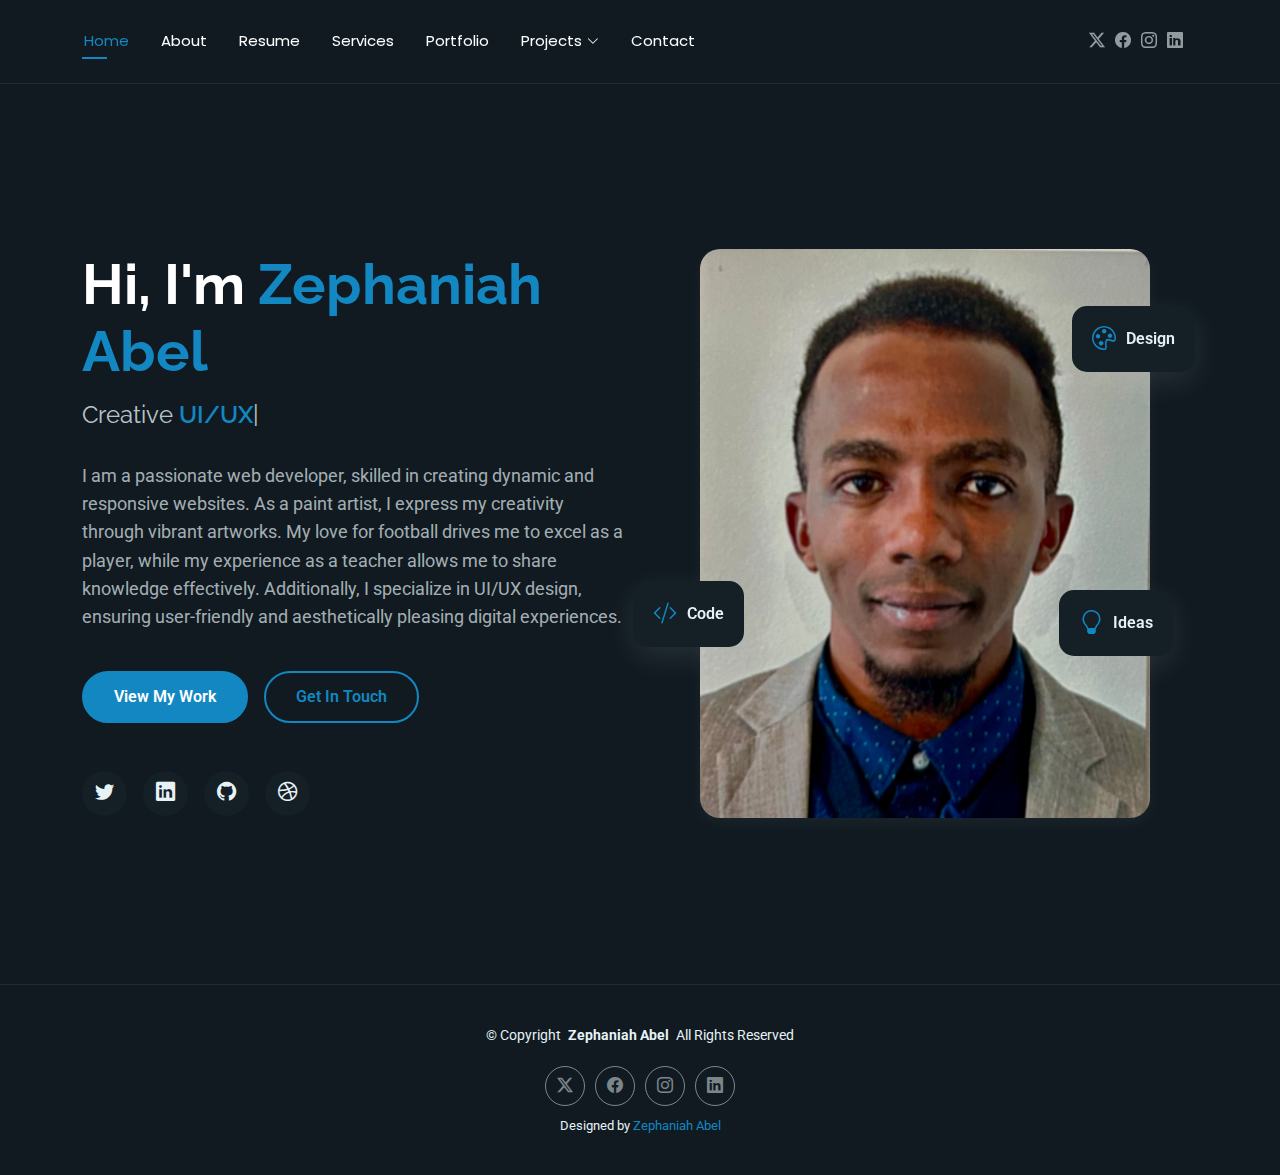
<file: index.html>
<!DOCTYPE html>
<html lang="en">

<head>
  <meta charset="utf-8">
  <meta content="width=device-width, initial-scale=1.0" name="viewport">
  <title>My_Portfolio</title>
  <meta name="description" content="">
  <meta name="keywords" content="">

  <!-- Favicons -->
  <link href="assets/img/favicon.png" rel="icon">
  <link href="assets/img/apple-touch-icon.png" rel="apple-touch-icon">

  <!-- Fonts -->
  <link href="https://fonts.googleapis.com" rel="preconnect">
  <link href="https://fonts.gstatic.com" rel="preconnect" crossorigin>
  <link href="https://fonts.googleapis.com/css2?family=Roboto:ital,wght@0,100;0,300;0,400;0,500;0,700;0,900;1,100;1,300;1,400;1,500;1,700;1,900&family=Poppins:ital,wght@0,100;0,200;0,300;0,400;0,500;0,600;0,700;0,800;0,900;1,100;1,200;1,300;1,400;1,500;1,600;1,700;1,800;1,900&family=Raleway:ital,wght@0,100;0,200;0,300;0,400;0,500;0,600;0,700;0,800;0,900;1,100;1,200;1,300;1,400;1,500;1,600;1,700;1,800;1,900&display=swap" rel="stylesheet">

  <!-- Vendor CSS Files -->
  <link href="assets/vendor/bootstrap/css/bootstrap.min.css" rel="stylesheet">
  <link href="assets/vendor/bootstrap-icons/bootstrap-icons.css" rel="stylesheet">
  <link href="assets/vendor/aos/aos.css" rel="stylesheet">
  <link href="assets/vendor/swiper/swiper-bundle.min.css" rel="stylesheet">
  <link href="assets/vendor/glightbox/css/glightbox.min.css" rel="stylesheet">

  <!-- Main CSS File -->
  <link href="assets/css/main.css" rel="stylesheet">

  <!-- =======================================================
  * Template Name: FolioOne
  * Template URL: https://bootstrapmade.com/folioone-bootstrap-portfolio-website-template/
  * Updated: Aug 23 2025 with Bootstrap v5.3.7
  * Author: BootstrapMade.com
  * License: https://bootstrapmade.com/license/
  ======================================================== -->
</head>

<body class="index-page">

  <header id="header" class="header d-flex align-items-center light-background sticky-top">
    <div class="container position-relative d-flex align-items-center justify-content-between">

      <!-- <a href="index.html" class="logo d-flex align-items-center me-auto me-xl-0">
      <img src="assets/img/logo.webp" alt="">
      <h1 class="sitename">FolioOne</h1> 
    </a> -->

      <nav id="navmenu" class="navmenu">
        <ul>
          <li><a href="index.html" class="active">Home</a></li>
          <li><a href="about.html">About</a></li>
          <li><a href="resume.html">Resume</a></li>
          <li><a href="services.html">Services</a></li>
          <li><a href="portfolio.html">Portfolio</a></li>
          <li class="dropdown"><a href="#"><span>Projects</span> <i class="bi bi-chevron-down toggle-dropdown"></i></a>
            <ul>
              <li><a href="#">Dropdown 1</a></li>
              <li class="dropdown"><a href="#"><span>Deep Dropdown</span> <i class="bi bi-chevron-down toggle-dropdown"></i></a>
                <ul>
                  <li><a href="#">Deep Dropdown 1</a></li>
                  <li><a href="#">Deep Dropdown 2</a></li>
                  <li><a href="#">Deep Dropdown 3</a></li>
                  <li><a href="#">Deep Dropdown 4</a></li>
                  <li><a href="#">Deep Dropdown 5</a></li>
                </ul>
              </li>
              <li><a href="#">Dropdown 2</a></li>
              <li><a href="#">Dropdown 3</a></li>
              <li><a href="#">Dropdown 4</a></li>
            </ul>
          </li>
          <li><a href="contact.html">Contact</a></li>
        </ul>
        <i class="mobile-nav-toggle d-xl-none bi bi-list"></i>
      </nav>

      <div class="header-social-links">
        <a href="#" class="twitter"><i class="bi bi-twitter-x"></i></a>
        <a href="#" class="facebook"><i class="bi bi-facebook"></i></a>
        <a href="#" class="instagram"><i class="bi bi-instagram"></i></a>
        <a href="https://www.linkedin.com/in/zephaniah-abel-4661b4171/" class="linkedin"><i class="bi bi-linkedin"></i></a>
      </div>

    </div>
  </header>

  <main class="main">

    <!-- Hero Section -->
    <section id="hero" class="hero section">

      <div class="container" data-aos="fade-up" data-aos-delay="100">

        <div class="row gy-4 align-items-center">
          <div class="col-lg-6 order-2 order-lg-1">
            <div class="hero-content">
              <h1 data-aos="fade-up" data-aos-delay="200">Hi, I'm <span class="highlight">Zephaniah Abel</span></h1>
              <h2 data-aos="fade-up" data-aos-delay="300">Creative <span class="typed" data-typed-items="UI/UX Designer, Web Developer, Paint Artist, Footballer"></span></h2>
                <p data-aos="fade-up" data-aos-delay="400">I am a passionate web developer, skilled in creating dynamic and responsive websites. As a paint artist, I express my creativity through vibrant artworks. My love for football drives me to excel as a player, while my experience as a teacher allows me to share knowledge effectively. Additionally, I specialize in UI/UX design, ensuring user-friendly and aesthetically pleasing digital experiences.</p>
              <div class="hero-actions" data-aos="fade-up" data-aos-delay="500">
                <a href="portfolio.html" class="btn btn-primary">View My Work</a>
                <a href="contact.html" class="btn btn-outline">Get In Touch</a>
              </div>
              <div class="social-links" data-aos="fade-up" data-aos-delay="600">
                <a href="#"><i class="bi bi-twitter"></i></a>
                <a href="https://www.linkedin.com/in/zephaniah-abel-4661b4171/"><i class="bi bi-linkedin"></i></a>
                <a href="https://github.com/zlittleking"><i class="bi bi-github"></i></a>
                <a href="#"><i class="bi bi-dribbble"></i></a>
              </div>
            </div>
          </div>
          <div class="col-lg-6 order-1 order-lg-2">
            <div class="hero-image" data-aos="zoom-in" data-aos-delay="300">
              <div class="image-wrapper">
                <img src="assets/img/profile/pass.jpg" alt="Zephaniah Abel" class="img-fluid">
                <div class="floating-elements">
                  <div class="floating-card design" data-aos="fade-left" data-aos-delay="700">
                    <i class="bi bi-palette"></i>
                    <span>Design</span>
                  </div>
                  <div class="floating-card code" data-aos="fade-right" data-aos-delay="800">
                    <i class="bi bi-code-slash"></i>
                    <span>Code</span>
                  </div>
                  <div class="floating-card creativity" data-aos="fade-up" data-aos-delay="900">
                    <i class="bi bi-lightbulb"></i>
                    <span>Ideas</span>
                  </div>
                </div>
              </div>
            </div>
          </div>
        </div>

      </div>

    </section><!-- /Hero Section -->

  </main>

  <footer id="footer" class="footer">

    <div class="container">
      <div class="copyright text-center ">
        <p>© <span>Copyright</span> <strong class="px-1 sitename">Zephaniah Abel</strong> <span>All Rights Reserved<br></span></p>
      </div>
      <div class="social-links d-flex justify-content-center">
        <a href=""><i class="bi bi-twitter-x"></i></a>
        <a href=""><i class="bi bi-facebook"></i></a>
        <a href=""><i class="bi bi-instagram"></i></a>
        <a href="https://www.linkedin.com/in/zephaniah-abel-4661b4171/"><i class="bi bi-linkedin"></i></a>
      </div>
      <div class="credits">
        <!-- All the links in the footer should remain intact. -->
        <!-- You can delete the links only if you've purchased the pro version. -->
        <!-- Licensing information: https://bootstrapmade.com/license/ -->
        <!-- Purchase the pro version with working PHP/AJAX contact form: [buy-url] -->
        Designed by <a href="https://bootstrapmade.com/">Zephaniah Abel</a>
      </div>
    </div>

  </footer>

  <!-- Scroll Top -->
  <a href="#" id="scroll-top" class="scroll-top d-flex align-items-center justify-content-center"><i class="bi bi-arrow-up-short"></i></a>

  <!-- Preloader -->
  <div id="preloader"></div>

  <!-- Vendor JS Files -->
  <script src="assets/vendor/bootstrap/js/bootstrap.bundle.min.js"></script>
  <script src="assets/vendor/php-email-form/validate.js"></script>
  <script src="assets/vendor/aos/aos.js"></script>
  <script src="assets/vendor/typed.js/typed.umd.js"></script>
  <script src="assets/vendor/waypoints/noframework.waypoints.js"></script>
  <script src="assets/vendor/purecounter/purecounter_vanilla.js"></script>
  <script src="assets/vendor/swiper/swiper-bundle.min.js"></script>
  <script src="assets/vendor/imagesloaded/imagesloaded.pkgd.min.js"></script>
  <script src="assets/vendor/isotope-layout/isotope.pkgd.min.js"></script>
  <script src="assets/vendor/glightbox/js/glightbox.min.js"></script>

  <!-- Main JS File -->
  <script src="assets/js/main.js"></script>

</body>

</html>
</file>
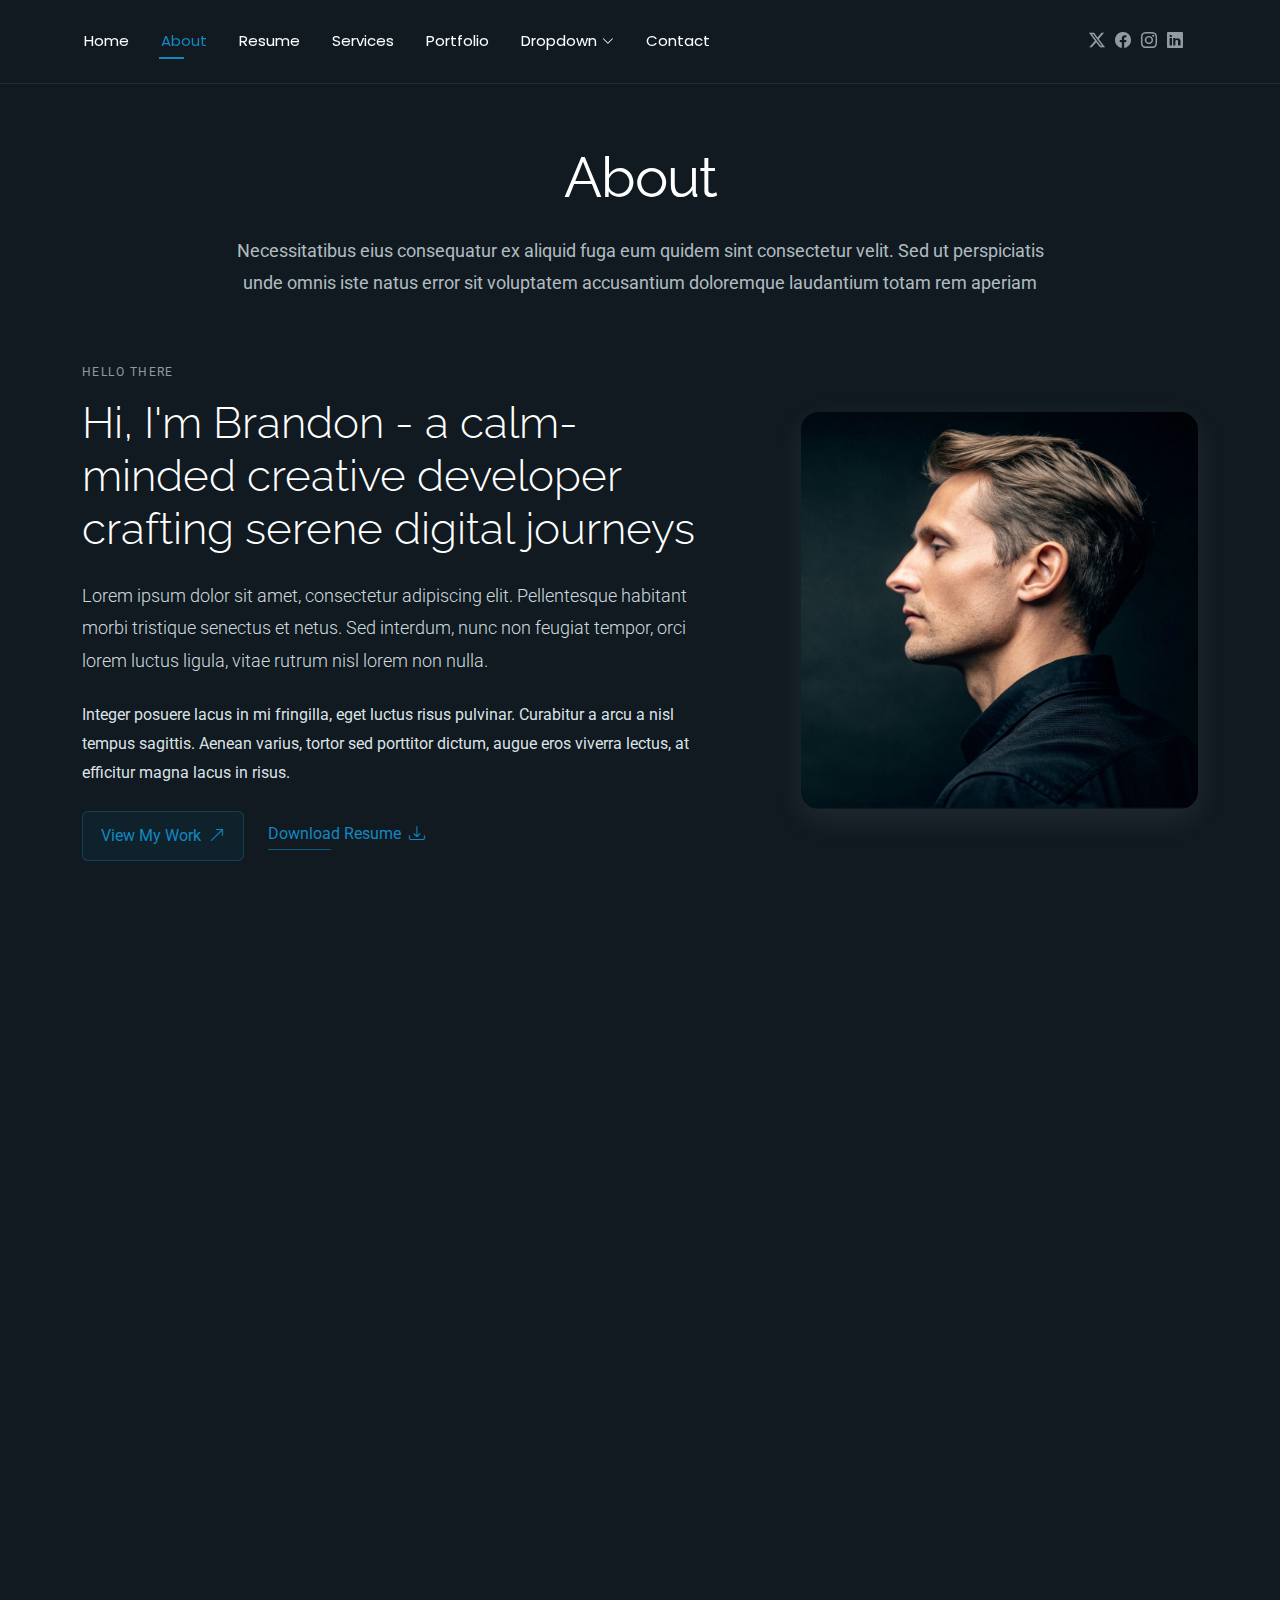
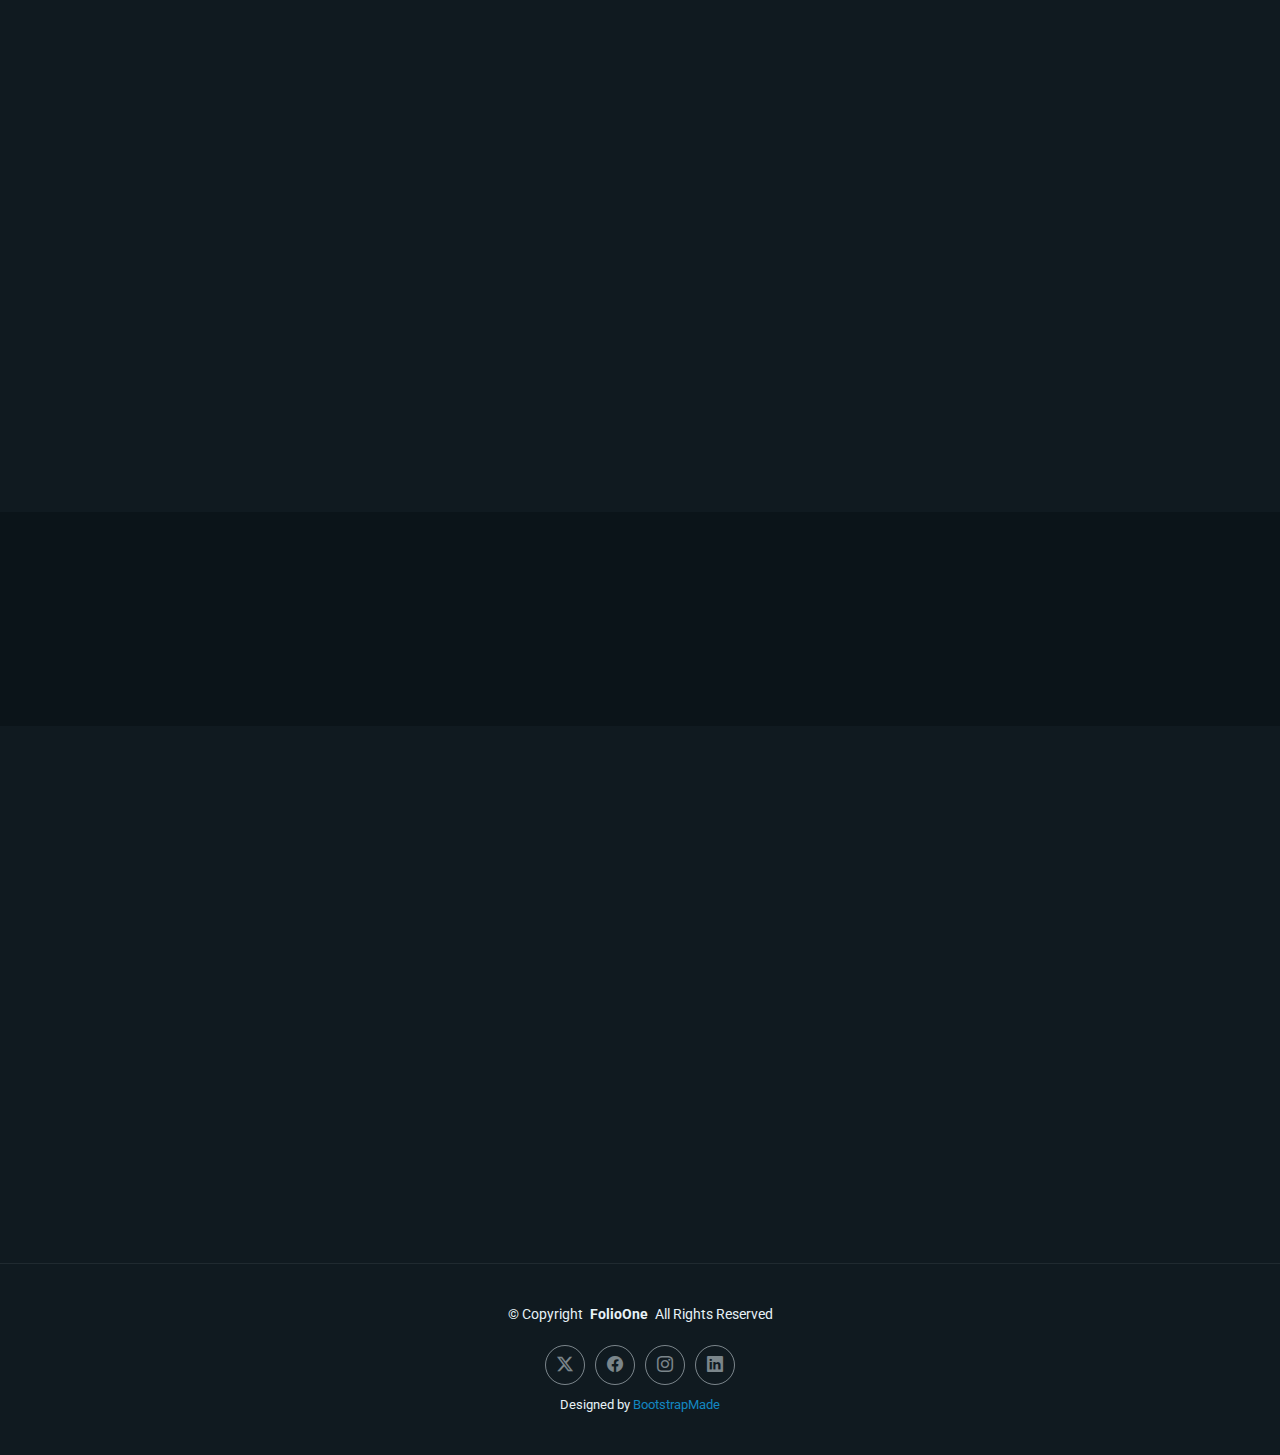
<file: about.html>
<!DOCTYPE html>
<html lang="en">

<head>
  <meta charset="utf-8">
  <meta content="width=device-width, initial-scale=1.0" name="viewport">
  <title>About - FolioOne Bootstrap Template</title>
  <meta name="description" content="">
  <meta name="keywords" content="">

  <!-- Favicons -->
  <link href="assets/img/favicon.png" rel="icon">
  <link href="assets/img/apple-touch-icon.png" rel="apple-touch-icon">

  <!-- Fonts -->
  <link href="https://fonts.googleapis.com" rel="preconnect">
  <link href="https://fonts.gstatic.com" rel="preconnect" crossorigin>
  <link href="https://fonts.googleapis.com/css2?family=Roboto:ital,wght@0,100;0,300;0,400;0,500;0,700;0,900;1,100;1,300;1,400;1,500;1,700;1,900&family=Poppins:ital,wght@0,100;0,200;0,300;0,400;0,500;0,600;0,700;0,800;0,900;1,100;1,200;1,300;1,400;1,500;1,600;1,700;1,800;1,900&family=Raleway:ital,wght@0,100;0,200;0,300;0,400;0,500;0,600;0,700;0,800;0,900;1,100;1,200;1,300;1,400;1,500;1,600;1,700;1,800;1,900&display=swap" rel="stylesheet">

  <!-- Vendor CSS Files -->
  <link href="assets/vendor/bootstrap/css/bootstrap.min.css" rel="stylesheet">
  <link href="assets/vendor/bootstrap-icons/bootstrap-icons.css" rel="stylesheet">
  <link href="assets/vendor/aos/aos.css" rel="stylesheet">
  <link href="assets/vendor/swiper/swiper-bundle.min.css" rel="stylesheet">
  <link href="assets/vendor/glightbox/css/glightbox.min.css" rel="stylesheet">

  <!-- Main CSS File -->
  <link href="assets/css/main.css" rel="stylesheet">

  <!-- =======================================================
  * Template Name: FolioOne
  * Template URL: https://bootstrapmade.com/folioone-bootstrap-portfolio-website-template/
  * Updated: Aug 23 2025 with Bootstrap v5.3.7
  * Author: BootstrapMade.com
  * License: https://bootstrapmade.com/license/
  ======================================================== -->
</head>

<body class="about-page">

  <header id="header" class="header d-flex align-items-center light-background sticky-top">
    <div class="container position-relative d-flex align-items-center justify-content-between">

      <!-- <a href="index.html" class="logo d-flex align-items-center me-auto me-xl-0">
      <img src="assets/img/logo.webp" alt="">
      <h1 class="sitename">FolioOne</h1> 
    </a> -->

      <nav id="navmenu" class="navmenu">
        <ul>
          <li><a href="index.html">Home</a></li>
          <li><a href="about.html" class="active">About</a></li>
          <li><a href="resume.html">Resume</a></li>
          <li><a href="services.html">Services</a></li>
          <li><a href="portfolio.html">Portfolio</a></li>
          <li class="dropdown"><a href="#"><span>Dropdown</span> <i class="bi bi-chevron-down toggle-dropdown"></i></a>
            <ul>
              <li><a href="#">Dropdown 1</a></li>
              <li class="dropdown"><a href="#"><span>Deep Dropdown</span> <i class="bi bi-chevron-down toggle-dropdown"></i></a>
                <ul>
                  <li><a href="#">Deep Dropdown 1</a></li>
                  <li><a href="#">Deep Dropdown 2</a></li>
                  <li><a href="#">Deep Dropdown 3</a></li>
                  <li><a href="#">Deep Dropdown 4</a></li>
                  <li><a href="#">Deep Dropdown 5</a></li>
                </ul>
              </li>
              <li><a href="#">Dropdown 2</a></li>
              <li><a href="#">Dropdown 3</a></li>
              <li><a href="#">Dropdown 4</a></li>
            </ul>
          </li>
          <li><a href="contact.html">Contact</a></li>
        </ul>
        <i class="mobile-nav-toggle d-xl-none bi bi-list"></i>
      </nav>

      <div class="header-social-links">
        <a href="#" class="twitter"><i class="bi bi-twitter-x"></i></a>
        <a href="#" class="facebook"><i class="bi bi-facebook"></i></a>
        <a href="#" class="instagram"><i class="bi bi-instagram"></i></a>
        <a href="#" class="linkedin"><i class="bi bi-linkedin"></i></a>
      </div>

    </div>
  </header>

  <main class="main">

    <!-- About Section -->
    <section id="about" class="about section">

      <!-- Section Title -->
      <div class="container section-title" data-aos="fade-up">
        <h2>About</h2>
        <p>Necessitatibus eius consequatur ex aliquid fuga eum quidem sint consectetur velit. Sed ut perspiciatis unde omnis iste natus error sit voluptatem accusantium doloremque laudantium totam rem aperiam</p>
      </div><!-- End Section Title -->

      <div class="container" data-aos="fade-up" data-aos-delay="100">

        <!-- Intro + Photo -->
        <div class="row align-items-center justify-content-between gy-5 mb-5">
          <div class="col-lg-7" data-aos="fade-right" data-aos-delay="150">
            <div class="intro-content">
              <span class="eyebrow">Hello there</span>
              <h2 class="headline">Hi, I'm Brandon - a calm-minded creative developer crafting serene digital journeys</h2>
              <p class="lead">
                Lorem ipsum dolor sit amet, consectetur adipiscing elit. Pellentesque habitant morbi tristique senectus et netus. Sed interdum, nunc non feugiat tempor, orci lorem luctus ligula, vitae rutrum nisl lorem non nulla.
              </p>
              <p>
                Integer posuere lacus in mi fringilla, eget luctus risus pulvinar. Curabitur a arcu a nisl tempus sagittis. Aenean varius, tortor sed porttitor dictum, augue eros viverra lectus, at efficitur magna lacus in risus.
              </p>

              <div class="cta-group">
                <a href="#portfolio" class="btn-ghost">
                  View My Work <i class="bi bi-arrow-up-right"></i>
                </a>
                <a href="#" class="link-underline">
                  Download Resume <i class="bi bi-download"></i>
                </a>
              </div>
            </div>
          </div>

          <div class="col-lg-5" data-aos="zoom-in" data-aos-delay="250">
            <figure class="profile-figure text-center text-lg-end">
              <img src="assets/img/profile/profile-square-11.webp" alt="Portrait of Alex" class="img-fluid profile-photo">
            </figure>
          </div>
        </div>
        <!-- End Intro + Photo -->

        <!-- Skills Grid -->
        <div class="mb-5">
          <div class="row g-4">
            <div class="col-6 col-md-4 col-lg-3" data-aos="fade-up" data-aos-delay="120">
              <div class="skill-item">
                <i class="bi bi-layout-text-window"></i>
                <h3>UI/UX</h3>
                <p>Vivamus sagittis lacus molestie placerat.</p>
              </div>
            </div>
            <div class="col-6 col-md-4 col-lg-3" data-aos="fade-up" data-aos-delay="180">
              <div class="skill-item">
                <i class="bi bi-code-slash"></i>
                <h3>React.js</h3>
                <p>Maecenas pharetra magna sit amet risus.</p>
              </div>
            </div>
            <div class="col-6 col-md-4 col-lg-3" data-aos="fade-up" data-aos-delay="240">
              <div class="skill-item">
                <i class="bi bi-phone"></i>
                <h3>Mobile-first</h3>
                <p>Donec id elit non mi porta gravida.</p>
              </div>
            </div>
            <div class="col-6 col-md-4 col-lg-3" data-aos="fade-up" data-aos-delay="300">
              <div class="skill-item">
                <i class="bi bi-camera"></i>
                <h3>Photography</h3>
                <p>Aliquam euismod nunc at augue cursus.</p>
              </div>
            </div>
          </div>
        </div>
        <!-- End Skills Grid -->

        <!-- Journey Timeline -->
        <div class="mb-5">
          <div class="row g-4">
            <div class="col-md-6 col-lg-3" data-aos="fade-up" data-aos-delay="120">
              <article class="timeline-item">
                <span class="dot"></span>
                <time>2018</time>
                <h4>B.A. in Design</h4>
                <p>Quisque euismod turpis ut sapien luctus bibendum.</p>
              </article>
            </div>
            <div class="col-md-6 col-lg-3" data-aos="fade-up" data-aos-delay="180">
              <article class="timeline-item">
                <span class="dot"></span>
                <time>2020</time>
                <h4>Freelance Start</h4>
                <p>Mauris non arcu non urna convallis vulputate.</p>
              </article>
            </div>
            <div class="col-md-6 col-lg-3" data-aos="fade-up" data-aos-delay="240">
              <article class="timeline-item">
                <span class="dot"></span>
                <time>2022</time>
                <h4>Joined Creative Studio</h4>
                <p>Nunc sed nibh et libero fermentum posuere.</p>
              </article>
            </div>
            <div class="col-md-6 col-lg-3" data-aos="fade-up" data-aos-delay="300">
              <article class="timeline-item">
                <span class="dot"></span>
                <time>2024</time>
                <h4>Lead Frontend</h4>
                <p>Proin commodo massa sit amet urna pretium.</p>
              </article>
            </div>
          </div>
        </div>
        <!-- End Journey Timeline -->

        <!-- Quote -->
        <blockquote class="personal-quote text-center mb-5" data-aos="fade-down" data-aos-delay="200">
          <p>"Building clean and meaningful experiences through thoughtful code and quiet design."</p>
        </blockquote>
        <!-- End Quote -->

        <!-- Fun Facts -->
        <div class="row g-3 justify-content-center">
          <div class="col-6 col-md-3 col-lg-2" data-aos="zoom-in" data-aos-delay="120">
            <div class="fact-pill">
              <i class="bi bi-magic"></i>
              <span>Minimalism</span>
            </div>
          </div>
          <div class="col-6 col-md-3 col-lg-2" data-aos="zoom-in" data-aos-delay="160">
            <div class="fact-pill">
              <i class="bi bi-headphones"></i>
              <span>Lo-fi Beats</span>
            </div>
          </div>
          <div class="col-6 col-md-3 col-lg-2" data-aos="zoom-in" data-aos-delay="200">
            <div class="fact-pill">
              <i class="bi bi-geo-alt"></i>
              <span>City Walks</span>
            </div>
          </div>
          <div class="col-6 col-md-3 col-lg-2" data-aos="zoom-in" data-aos-delay="240">
            <div class="fact-pill">
              <i class="bi bi-brush"></i>
              <span>Sketching</span>
            </div>
          </div>
        </div>
        <!-- End Fun Facts -->

      </div>

    </section><!-- /About Section -->

    <!-- Skills Section -->
    <section id="skills" class="skills section">

      <!-- Section Title -->
      <div class="container section-title" data-aos="fade-up">
        <h2>Skills</h2>
        <p>Necessitatibus eius consequatur ex aliquid fuga eum quidem sint consectetur velit. Sed ut perspiciatis unde omnis iste natus error sit voluptatem accusantium doloremque laudantium totam rem aperiam</p>
      </div><!-- End Section Title -->

      <div class="container" data-aos="fade-up" data-aos-delay="100">

        <div class="row g-4 skills-animation">

          <div class="col-md-6 col-lg-3" data-aos="fade-up" data-aos-delay="100">
            <div class="skill-box">
              <h3>HTML</h3>
              <p>Sed ut perspiciatis unde omnis iste natus error sit voluptatem.</p>
              <span class="text-end d-block">90%</span>
              <div class="progress">
                <div class="progress-bar" role="progressbar" aria-valuenow="90" aria-valuemin="0" aria-valuemax="100"></div>
              </div>
            </div>
          </div>

          <div class="col-md-6 col-lg-3" data-aos="fade-up" data-aos-delay="200">
            <div class="skill-box">
              <h3>CSS</h3>
              <p>Nemo enim ipsam voluptatem quia voluptas sit aspernatur.</p>
              <span class="text-end d-block">90%</span>
              <div class="progress">
                <div class="progress-bar" role="progressbar" aria-valuenow="95" aria-valuemin="0" aria-valuemax="100"></div>
              </div>
            </div>
          </div>

          <div class="col-md-6 col-lg-3" data-aos="fade-up" data-aos-delay="300">
            <div class="skill-box">
              <h3>JavaScript</h3>
              <p>Neque porro quisquam est qui dolorem ipsum quia dolor.</p>
              <span class="text-end d-block">80%</span>
              <div class="progress">
                <div class="progress-bar" role="progressbar" aria-valuenow="80" aria-valuemin="0" aria-valuemax="100"></div>
              </div>
            </div>
          </div>

          <div class="col-md-6 col-lg-3" data-aos="fade-up" data-aos-delay="400">
            <div class="skill-box">
              <h3>Photoshop</h3>
              <p>Quis autem vel eum iure reprehenderit qui in ea voluptate.</p>
              <span class="text-end d-block">55%</span>
              <div class="progress">
                <div class="progress-bar" role="progressbar" aria-valuenow="55" aria-valuemin="0" aria-valuemax="100">
                </div>
              </div>
            </div>
          </div>

        </div>

      </div>

    </section><!-- /Skills Section -->

    <!-- Stats Section -->
    <section id="stats" class="stats section dark-background">

      <div class="container" data-aos="fade-up" data-aos-delay="100">

        <div class="row align-items-center">
          <div class="col-lg-4" data-aos="fade-up" data-aos-delay="200">
            <div class="avatars d-flex align-items-center">
              <img src="assets/img/person/person-m-2.webp" alt="Avatar 1" class="rounded-circle" loading="lazy">
              <img src="assets/img/person/person-m-3.webp" alt="Avatar 2" class="rounded-circle" loading="lazy">
              <img src="assets/img/person/person-f-5.webp" alt="Avatar 3" class="rounded-circle" loading="lazy">
              <img src="assets/img/person/person-m-5.webp" alt="Avatar 4" class="rounded-circle" loading="lazy">
            </div>
          </div>

          <div class="col-lg-8">
            <div class="row counters">
              <div class="col-md-4" data-aos="fade-up" data-aos-delay="300">
                <h2><span data-purecounter-start="0" data-purecounter-end="185" data-purecounter-duration="1" class="purecounter"></span>+</h2>
                <p>Nemo enim ipsam</p>
              </div>

              <div class="col-md-4" data-aos="fade-up" data-aos-delay="400">
                <h2><span data-purecounter-start="0" data-purecounter-end="32" data-purecounter-duration="1" class="purecounter"></span>K</h2>
                <p>Voluptatem sequi</p>
              </div>

              <div class="col-md-4" data-aos="fade-up" data-aos-delay="500">
                <h2><span data-purecounter-start="0" data-purecounter-end="128" data-purecounter-duration="1" class="purecounter"></span>+</h2>
                <p>Dolor sit consectetur</p>
              </div>
            </div>
          </div>
        </div>
      </div>

    </section><!-- /Stats Section -->

    <!-- Testimonials Section -->
    <section id="testimonials" class="testimonials section">

      <!-- Section Title -->
      <div class="container section-title" data-aos="fade-up">
        <h2>Testimonials</h2>
        <p>Necessitatibus eius consequatur ex aliquid fuga eum quidem sint consectetur velit</p>
      </div><!-- End Section Title -->

      <div class="container" data-aos="fade-up" data-aos-delay="100">

        <div class="swiper init-swiper">
          <script type="application/json" class="swiper-config">
            {
              "loop": true,
              "speed": 600,
              "autoplay": {
                "delay": 5000
              },
              "slidesPerView": "auto",
              "pagination": {
                "el": ".swiper-pagination",
                "type": "bullets",
                "clickable": true
              }
            }
          </script>
          <div class="swiper-wrapper">

            <div class="swiper-slide">
              <div class="testimonial-item">
                <div class="row gy-4 justify-content-center">
                  <div class="col-lg-6">
                    <div class="testimonial-content">
                      <p>
                        <i class="bi bi-quote quote-icon-left"></i>
                        <span>Proin iaculis purus consequat sem cure digni ssim donec porttitora entum suscipit rhoncus. Accusantium quam, ultricies eget id, aliquam eget nibh et. Maecen aliquam, risus at semper.</span>
                        <i class="bi bi-quote quote-icon-right"></i>
                      </p>
                      <h3>Saul Goodman</h3>
                      <h4>Ceo &amp; Founder</h4>
                      <div class="stars">
                        <i class="bi bi-star-fill"></i><i class="bi bi-star-fill"></i><i class="bi bi-star-fill"></i><i class="bi bi-star-fill"></i><i class="bi bi-star-fill"></i>
                      </div>
                    </div>
                  </div>
                  <div class="col-lg-2 text-center">
                    <img src="assets/img/person/person-m-9.webp" class="img-fluid testimonial-img" alt="">
                  </div>
                </div>
              </div>
            </div><!-- End testimonial item -->

            <div class="swiper-slide">
              <div class="testimonial-item">
                <div class="row gy-4 justify-content-center">
                  <div class="col-lg-6">
                    <div class="testimonial-content">
                      <p>
                        <i class="bi bi-quote quote-icon-left"></i>
                        <span>Export tempor illum tamen malis malis eram quae irure esse labore quem cillum quid cillum eram malis quorum velit fore eram velit sunt aliqua noster fugiat irure amet legam anim culpa.</span>
                        <i class="bi bi-quote quote-icon-right"></i>
                      </p>
                      <h3>Sara Wilsson</h3>
                      <h4>Designer</h4>
                      <div class="stars">
                        <i class="bi bi-star-fill"></i><i class="bi bi-star-fill"></i><i class="bi bi-star-fill"></i><i class="bi bi-star-fill"></i><i class="bi bi-star-fill"></i>
                      </div>
                    </div>
                  </div>
                  <div class="col-lg-2 text-center">
                    <img src="assets/img/person/person-f-5.webp" class="img-fluid testimonial-img" alt="">
                  </div>
                </div>
              </div>
            </div><!-- End testimonial item -->

            <div class="swiper-slide">
              <div class="testimonial-item">
                <div class="row gy-4 justify-content-center">
                  <div class="col-lg-6">
                    <div class="testimonial-content">
                      <p>
                        <i class="bi bi-quote quote-icon-left"></i>
                        <span>Enim nisi quem export duis labore cillum quae magna enim sint quorum nulla quem veniam duis minim tempor labore quem eram duis noster aute amet eram fore quis sint minim.</span>
                        <i class="bi bi-quote quote-icon-right"></i>
                      </p>
                      <h3>Jena Karlis</h3>
                      <h4>Store Owner</h4>
                      <div class="stars">
                        <i class="bi bi-star-fill"></i><i class="bi bi-star-fill"></i><i class="bi bi-star-fill"></i><i class="bi bi-star-fill"></i><i class="bi bi-star-fill"></i>
                      </div>
                    </div>
                  </div>
                  <div class="col-lg-2 text-center">
                    <img src="assets/img/person/person-f-12.webp" class="img-fluid testimonial-img" alt="">
                  </div>
                </div>
              </div>
            </div><!-- End testimonial item -->

            <div class="swiper-slide">
              <div class="testimonial-item">
                <div class="row gy-4 justify-content-center">
                  <div class="col-lg-6">
                    <div class="testimonial-content">
                      <p>
                        <i class="bi bi-quote quote-icon-left"></i>
                        <span>Fugiat enim eram quae cillum dolore dolor amet nulla culpa multos export minim fugiat minim velit minim dolor enim duis veniam ipsum anim magna sunt elit fore quem dolore labore illum veniam.</span>
                        <i class="bi bi-quote quote-icon-right"></i>
                      </p>
                      <h3>John Larson</h3>
                      <h4>Entrepreneur</h4>
                      <div class="stars">
                        <i class="bi bi-star-fill"></i><i class="bi bi-star-fill"></i><i class="bi bi-star-fill"></i><i class="bi bi-star-fill"></i><i class="bi bi-star-fill"></i>
                      </div>
                    </div>
                  </div>
                  <div class="col-lg-2 text-center">
                    <img src="assets/img/person/person-m-12.webp" class="img-fluid testimonial-img" alt="">
                  </div>
                </div>
              </div>
            </div><!-- End testimonial item -->

          </div>
          <div class="swiper-pagination"></div>
        </div>

      </div>

    </section><!-- /Testimonials Section -->

  </main>

  <footer id="footer" class="footer">

    <div class="container">
      <div class="copyright text-center ">
        <p>© <span>Copyright</span> <strong class="px-1 sitename">FolioOne</strong> <span>All Rights Reserved<br></span></p>
      </div>
      <div class="social-links d-flex justify-content-center">
        <a href=""><i class="bi bi-twitter-x"></i></a>
        <a href=""><i class="bi bi-facebook"></i></a>
        <a href=""><i class="bi bi-instagram"></i></a>
        <a href=""><i class="bi bi-linkedin"></i></a>
      </div>
      <div class="credits">
        <!-- All the links in the footer should remain intact. -->
        <!-- You can delete the links only if you've purchased the pro version. -->
        <!-- Licensing information: https://bootstrapmade.com/license/ -->
        <!-- Purchase the pro version with working PHP/AJAX contact form: [buy-url] -->
        Designed by <a href="https://bootstrapmade.com/">BootstrapMade</a>
      </div>
    </div>

  </footer>

  <!-- Scroll Top -->
  <a href="#" id="scroll-top" class="scroll-top d-flex align-items-center justify-content-center"><i class="bi bi-arrow-up-short"></i></a>

  <!-- Preloader -->
  <div id="preloader"></div>

  <!-- Vendor JS Files -->
  <script src="assets/vendor/bootstrap/js/bootstrap.bundle.min.js"></script>
  <script src="assets/vendor/php-email-form/validate.js"></script>
  <script src="assets/vendor/aos/aos.js"></script>
  <script src="assets/vendor/typed.js/typed.umd.js"></script>
  <script src="assets/vendor/waypoints/noframework.waypoints.js"></script>
  <script src="assets/vendor/purecounter/purecounter_vanilla.js"></script>
  <script src="assets/vendor/swiper/swiper-bundle.min.js"></script>
  <script src="assets/vendor/imagesloaded/imagesloaded.pkgd.min.js"></script>
  <script src="assets/vendor/isotope-layout/isotope.pkgd.min.js"></script>
  <script src="assets/vendor/glightbox/js/glightbox.min.js"></script>

  <!-- Main JS File -->
  <script src="assets/js/main.js"></script>

</body>

</html>
</file>
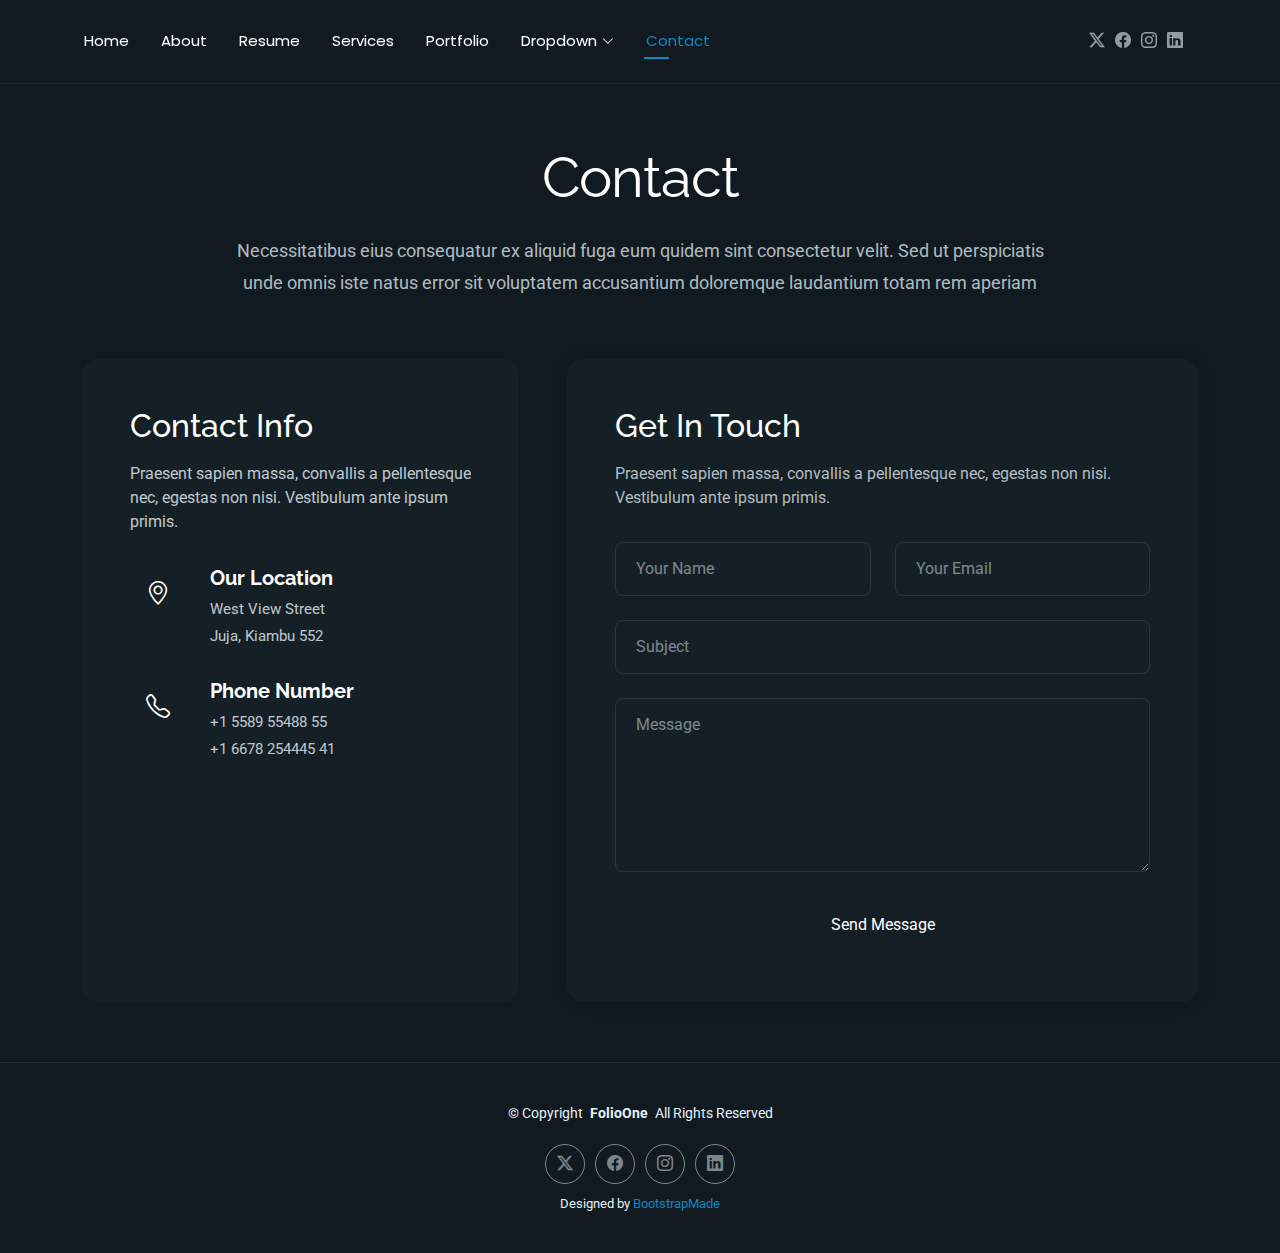
<file: contact.html>
<!DOCTYPE html>
<html lang="en">

<head>
  <meta charset="utf-8">
  <meta content="width=device-width, initial-scale=1.0" name="viewport">
  <title>Contact - Zephaniah Abel</title>
  <meta name="description" content="">
  <meta name="keywords" content="">

  <!-- Favicons -->
  <link href="assets/img/favicon.png" rel="icon">
  <link href="assets/img/apple-touch-icon.png" rel="apple-touch-icon">

  <!-- Fonts -->
  <link href="https://fonts.googleapis.com" rel="preconnect">
  <link href="https://fonts.gstatic.com" rel="preconnect" crossorigin>
  <link href="https://fonts.googleapis.com/css2?family=Roboto:ital,wght@0,100;0,300;0,400;0,500;0,700;0,900;1,100;1,300;1,400;1,500;1,700;1,900&family=Poppins:ital,wght@0,100;0,200;0,300;0,400;0,500;0,600;0,700;0,800;0,900;1,100;1,200;1,300;1,400;1,500;1,600;1,700;1,800;1,900&family=Raleway:ital,wght@0,100;0,200;0,300;0,400;0,500;0,600;0,700;0,800;0,900;1,100;1,200;1,300;1,400;1,500;1,600;1,700;1,800;1,900&display=swap" rel="stylesheet">

  <!-- Vendor CSS Files -->
  <link href="assets/vendor/bootstrap/css/bootstrap.min.css" rel="stylesheet">
  <link href="assets/vendor/bootstrap-icons/bootstrap-icons.css" rel="stylesheet">
  <link href="assets/vendor/aos/aos.css" rel="stylesheet">
  <link href="assets/vendor/swiper/swiper-bundle.min.css" rel="stylesheet">
  <link href="assets/vendor/glightbox/css/glightbox.min.css" rel="stylesheet">

  <!-- Main CSS File -->
  <link href="assets/css/main.css" rel="stylesheet">

  <!-- =======================================================
  * Template Name: FolioOne
  * Template URL: https://bootstrapmade.com/folioone-bootstrap-portfolio-website-template/
  * Updated: Aug 23 2025 with Bootstrap v5.3.7
  * Author: BootstrapMade.com
  * License: https://bootstrapmade.com/license/
  ======================================================== -->
</head>

<body class="contact-page">

  <header id="header" class="header d-flex align-items-center light-background sticky-top">
    <div class="container position-relative d-flex align-items-center justify-content-between">

      <!-- <a href="index.html" class="logo d-flex align-items-center me-auto me-xl-0">
      <img src="assets/img/logo.webp" alt="">
      <h1 class="sitename">FolioOne</h1> 
    </a> -->

      <nav id="navmenu" class="navmenu">
        <ul>
          <li><a href="index.html">Home</a></li>
          <li><a href="about.html">About</a></li>
          <li><a href="resume.html">Resume</a></li>
          <li><a href="services.html">Services</a></li>
          <li><a href="portfolio.html">Portfolio</a></li>
          <li class="dropdown"><a href="#"><span>Dropdown</span> <i class="bi bi-chevron-down toggle-dropdown"></i></a>
            <ul>
              <li><a href="#">Dropdown 1</a></li>
              <li class="dropdown"><a href="#"><span>Deep Dropdown</span> <i class="bi bi-chevron-down toggle-dropdown"></i></a>
                <ul>
                  <li><a href="#">Deep Dropdown 1</a></li>
                  <li><a href="#">Deep Dropdown 2</a></li>
                  <li><a href="#">Deep Dropdown 3</a></li>
                  <li><a href="#">Deep Dropdown 4</a></li>
                  <li><a href="#">Deep Dropdown 5</a></li>
                </ul>
              </li>
              <li><a href="#">Dropdown 2</a></li>
              <li><a href="#">Dropdown 3</a></li>
              <li><a href="#">Dropdown 4</a></li>
            </ul>
          </li>
          <li><a href="contact.html" class="active">Contact</a></li>
        </ul>
        <i class="mobile-nav-toggle d-xl-none bi bi-list"></i>
      </nav>

      <div class="header-social-links">
        <a href="#" class="twitter"><i class="bi bi-twitter-x"></i></a>
        <a href="#" class="facebook"><i class="bi bi-facebook"></i></a>
        <a href="#" class="instagram"><i class="bi bi-instagram"></i></a>
        <a href="#" class="linkedin"><i class="bi bi-linkedin"></i></a>
      </div>

    </div>
  </header>

  <main class="main">

    <!-- Contact Section -->
    <section id="contact" class="contact section">

      <!-- Section Title -->
      <div class="container section-title" data-aos="fade-up">
        <h2>Contact</h2>
        <p>Necessitatibus eius consequatur ex aliquid fuga eum quidem sint consectetur velit. Sed ut perspiciatis unde omnis iste natus error sit voluptatem accusantium doloremque laudantium totam rem aperiam</p>
      </div><!-- End Section Title -->

      <div class="container" data-aos="fade-up" data-aos-delay="100">

        <div class="row g-4 g-lg-5">
          <div class="col-lg-5">
            <div class="info-box" data-aos="fade-up" data-aos-delay="200">
              <h3>Contact Info</h3>
              <p>Praesent sapien massa, convallis a pellentesque nec, egestas non nisi. Vestibulum ante ipsum primis.</p>

              <div class="info-item" data-aos="fade-up" data-aos-delay="300">
                <div class="icon-box">
                  <i class="bi bi-geo-alt"></i>
                </div>
                <div class="content">
                  <h4>Our Location</h4>
                  <p>West View Street</p>
                  <p>Juja, Kiambu 552</p>
                </div>
              </div>

              <div class="info-item" data-aos="fade-up" data-aos-delay="400">
                <div class="icon-box">
                  <i class="bi bi-telephone"></i>
                </div>
                <div class="content">
                  <h4>Phone Number</h4>
                  <p>+1 5589 55488 55</p>
                  <p>+1 6678 254445 41</p>
                </div>
              </div>

              <div class="info-item" data-aos="fade-up" data-aos-delay="500">
                <div class="icon-box">
                  <i class="bi bi-envelope"></i>
                </div>
                <div class="content">
                  <h4>Email Address</h4>
                  <p>info@example.com</p>
                  <p>zeph2121@gmail.com</p>
                </div>
              </div>
            </div>
          </div>

          <div class="col-lg-7">
            <div class="contact-form" data-aos="fade-up" data-aos-delay="300">
              <h3>Get In Touch</h3>
              <p>Praesent sapien massa, convallis a pellentesque nec, egestas non nisi. Vestibulum ante ipsum primis.</p>

              <form action="forms/contact.php" method="post" class="php-email-form" data-aos="fade-up" data-aos-delay="200">
                <div class="row gy-4">

                  <div class="col-md-6">
                    <input type="text" name="name" class="form-control" placeholder="Your Name" required="">
                  </div>

                  <div class="col-md-6 ">
                    <input type="email" class="form-control" name="email" placeholder="Your Email" required="">
                  </div>

                  <div class="col-12">
                    <input type="text" class="form-control" name="subject" placeholder="Subject" required="">
                  </div>

                  <div class="col-12">
                    <textarea class="form-control" name="message" rows="6" placeholder="Message" required=""></textarea>
                  </div>

                  <div class="col-12 text-center">
                    <div class="loading">Loading</div>
                    <div class="error-message"></div>
                    <div class="sent-message">Your message has been sent. Thank you!</div>

                    <button type="submit" class="btn">Send Message</button>
                  </div>

                </div>
              </form>

            </div>
          </div>

        </div>

      </div>

    </section><!-- /Contact Section -->

  </main>

  <footer id="footer" class="footer">

    <div class="container">
      <div class="copyright text-center ">
        <p>© <span>Copyright</span> <strong class="px-1 sitename">FolioOne</strong> <span>All Rights Reserved<br></span></p>
      </div>
      <div class="social-links d-flex justify-content-center">
        <a href=""><i class="bi bi-twitter-x"></i></a>
        <a href=""><i class="bi bi-facebook"></i></a>
        <a href=""><i class="bi bi-instagram"></i></a>
        <a href=""><i class="bi bi-linkedin"></i></a>
      </div>
      <div class="credits">
        <!-- All the links in the footer should remain intact. -->
        <!-- You can delete the links only if you've purchased the pro version. -->
        <!-- Licensing information: https://bootstrapmade.com/license/ -->
        <!-- Purchase the pro version with working PHP/AJAX contact form: [buy-url] -->
        Designed by <a href="https://bootstrapmade.com/">BootstrapMade</a>
      </div>
    </div>

  </footer>

  <!-- Scroll Top -->
  <a href="#" id="scroll-top" class="scroll-top d-flex align-items-center justify-content-center"><i class="bi bi-arrow-up-short"></i></a>

  <!-- Preloader -->
  <div id="preloader"></div>

  <!-- Vendor JS Files -->
  <script src="assets/vendor/bootstrap/js/bootstrap.bundle.min.js"></script>
  <script src="assets/vendor/php-email-form/validate.js"></script>
  <script src="assets/vendor/aos/aos.js"></script>
  <script src="assets/vendor/typed.js/typed.umd.js"></script>
  <script src="assets/vendor/waypoints/noframework.waypoints.js"></script>
  <script src="assets/vendor/purecounter/purecounter_vanilla.js"></script>
  <script src="assets/vendor/swiper/swiper-bundle.min.js"></script>
  <script src="assets/vendor/imagesloaded/imagesloaded.pkgd.min.js"></script>
  <script src="assets/vendor/isotope-layout/isotope.pkgd.min.js"></script>
  <script src="assets/vendor/glightbox/js/glightbox.min.js"></script>

  <!-- Main JS File -->
  <script src="assets/js/main.js"></script>

</body>

</html>
</file>
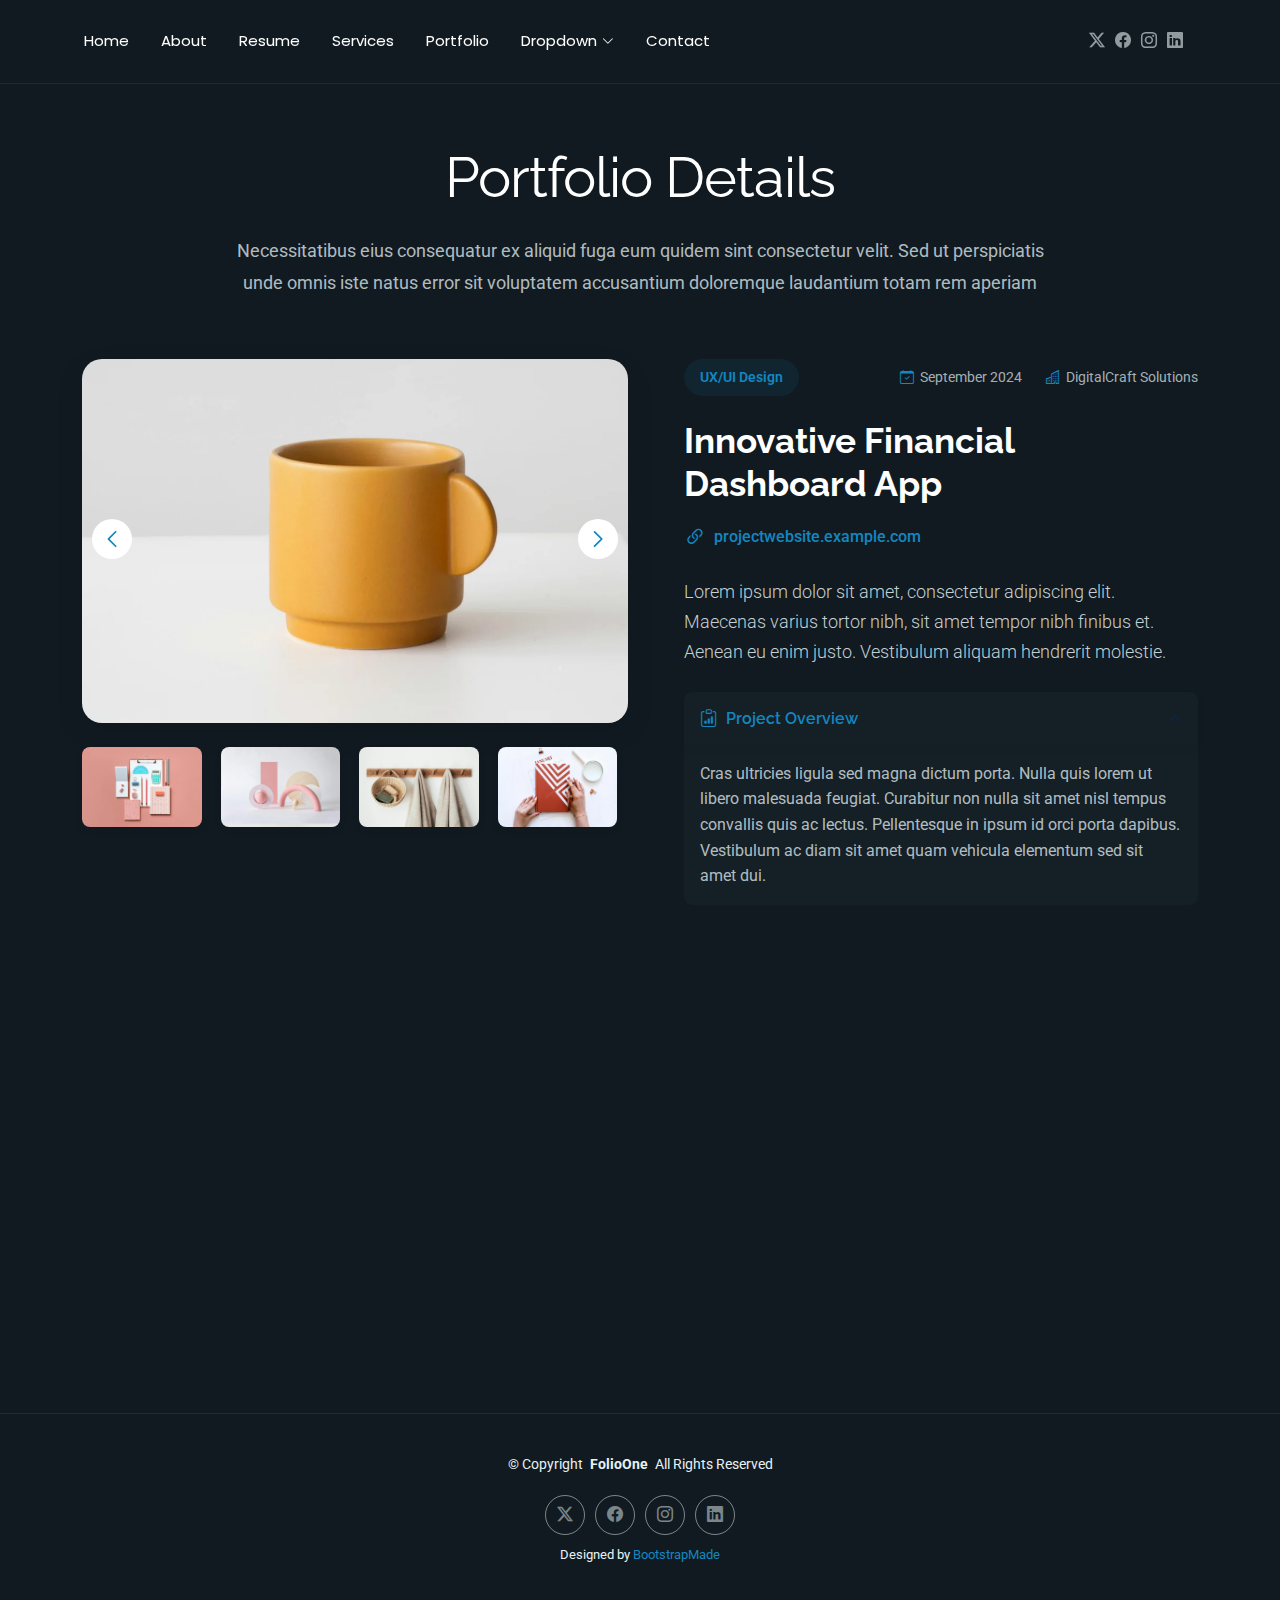
<file: portfolio-details.html>
<!DOCTYPE html>
<html lang="en">

<head>
  <meta charset="utf-8">
  <meta content="width=device-width, initial-scale=1.0" name="viewport">
  <title>Portfolio Details - FolioOne Bootstrap Template</title>
  <meta name="description" content="">
  <meta name="keywords" content="">

  <!-- Favicons -->
  <link href="assets/img/favicon.png" rel="icon">
  <link href="assets/img/apple-touch-icon.png" rel="apple-touch-icon">

  <!-- Fonts -->
  <link href="https://fonts.googleapis.com" rel="preconnect">
  <link href="https://fonts.gstatic.com" rel="preconnect" crossorigin>
  <link href="https://fonts.googleapis.com/css2?family=Roboto:ital,wght@0,100;0,300;0,400;0,500;0,700;0,900;1,100;1,300;1,400;1,500;1,700;1,900&family=Poppins:ital,wght@0,100;0,200;0,300;0,400;0,500;0,600;0,700;0,800;0,900;1,100;1,200;1,300;1,400;1,500;1,600;1,700;1,800;1,900&family=Raleway:ital,wght@0,100;0,200;0,300;0,400;0,500;0,600;0,700;0,800;0,900;1,100;1,200;1,300;1,400;1,500;1,600;1,700;1,800;1,900&display=swap" rel="stylesheet">

  <!-- Vendor CSS Files -->
  <link href="assets/vendor/bootstrap/css/bootstrap.min.css" rel="stylesheet">
  <link href="assets/vendor/bootstrap-icons/bootstrap-icons.css" rel="stylesheet">
  <link href="assets/vendor/aos/aos.css" rel="stylesheet">
  <link href="assets/vendor/swiper/swiper-bundle.min.css" rel="stylesheet">
  <link href="assets/vendor/glightbox/css/glightbox.min.css" rel="stylesheet">

  <!-- Main CSS File -->
  <link href="assets/css/main.css" rel="stylesheet">

  <!-- =======================================================
  * Template Name: FolioOne
  * Template URL: https://bootstrapmade.com/folioone-bootstrap-portfolio-website-template/
  * Updated: Aug 23 2025 with Bootstrap v5.3.7
  * Author: BootstrapMade.com
  * License: https://bootstrapmade.com/license/
  ======================================================== -->
</head>

<body class="portfolio-details-page">

  <header id="header" class="header d-flex align-items-center light-background sticky-top">
    <div class="container position-relative d-flex align-items-center justify-content-between">

      <!-- <a href="index.html" class="logo d-flex align-items-center me-auto me-xl-0">
      <img src="assets/img/logo.webp" alt="">
      <h1 class="sitename">FolioOne</h1> 
    </a> -->

      <nav id="navmenu" class="navmenu">
        <ul>
          <li><a href="index.html">Home</a></li>
          <li><a href="about.html">About</a></li>
          <li><a href="resume.html">Resume</a></li>
          <li><a href="services.html">Services</a></li>
          <li><a href="portfolio.html">Portfolio</a></li>
          <li class="dropdown"><a href="#"><span>Dropdown</span> <i class="bi bi-chevron-down toggle-dropdown"></i></a>
            <ul>
              <li><a href="#">Dropdown 1</a></li>
              <li class="dropdown"><a href="#"><span>Deep Dropdown</span> <i class="bi bi-chevron-down toggle-dropdown"></i></a>
                <ul>
                  <li><a href="#">Deep Dropdown 1</a></li>
                  <li><a href="#">Deep Dropdown 2</a></li>
                  <li><a href="#">Deep Dropdown 3</a></li>
                  <li><a href="#">Deep Dropdown 4</a></li>
                  <li><a href="#">Deep Dropdown 5</a></li>
                </ul>
              </li>
              <li><a href="#">Dropdown 2</a></li>
              <li><a href="#">Dropdown 3</a></li>
              <li><a href="#">Dropdown 4</a></li>
            </ul>
          </li>
          <li><a href="contact.html">Contact</a></li>
        </ul>
        <i class="mobile-nav-toggle d-xl-none bi bi-list"></i>
      </nav>

      <div class="header-social-links">
        <a href="#" class="twitter"><i class="bi bi-twitter-x"></i></a>
        <a href="#" class="facebook"><i class="bi bi-facebook"></i></a>
        <a href="#" class="instagram"><i class="bi bi-instagram"></i></a>
        <a href="#" class="linkedin"><i class="bi bi-linkedin"></i></a>
      </div>

    </div>
  </header>

  <main class="main">

    <!-- Portfolio Details Section -->
    <section id="portfolio-details" class="portfolio-details section">

      <!-- Section Title -->
      <div class="container section-title" data-aos="fade-up">
        <h2>Portfolio Details</h2>
        <p>Necessitatibus eius consequatur ex aliquid fuga eum quidem sint consectetur velit. Sed ut perspiciatis unde omnis iste natus error sit voluptatem accusantium doloremque laudantium totam rem aperiam</p>
      </div><!-- End Section Title -->

      <div class="container" data-aos="fade-up" data-aos-delay="100">

        <div class="row gy-4">
          <div class="col-lg-6" data-aos="fade-right">
            <div class="portfolio-details-media">
              <div class="main-image">
                <div class="portfolio-details-slider swiper init-swiper" data-aos="zoom-in">
                  <script type="application/json" class="swiper-config">
                    {
                      "loop": true,
                      "speed": 1000,
                      "autoplay": {
                        "delay": 6000
                      },
                      "effect": "creative",
                      "creativeEffect": {
                        "prev": {
                          "shadow": true,
                          "translate": [0, 0, -400]
                        },
                        "next": {
                          "translate": ["100%", 0, 0]
                        }
                      },
                      "slidesPerView": 1,
                      "navigation": {
                        "nextEl": ".swiper-button-next",
                        "prevEl": ".swiper-button-prev"
                      }
                    }
                  </script>
                  <div class="swiper-wrapper">
                    <div class="swiper-slide">
                      <img src="assets/img/portfolio/portfolio-5.webp" alt="Portfolio Image" class="img-fluid">
                    </div>
                    <div class="swiper-slide">
                      <img src="assets/img/portfolio/portfolio-7.webp" alt="Portfolio Image" class="img-fluid">
                    </div>
                    <div class="swiper-slide">
                      <img src="assets/img/portfolio/portfolio-8.webp" alt="Portfolio Image" class="img-fluid">
                    </div>
                  </div>
                  <div class="swiper-button-prev"></div>
                  <div class="swiper-button-next"></div>
                </div>
              </div>

              <div class="thumbnail-grid" data-aos="fade-up" data-aos-delay="200">
                <div class="row g-2 mt-3">
                  <div class="col-3">
                    <img src="assets/img/portfolio/portfolio-4.webp" alt="Gallery Image" class="img-fluid glightbox">
                  </div>
                  <div class="col-3">
                    <img src="assets/img/portfolio/portfolio-6.webp" alt="Gallery Image" class="img-fluid glightbox">
                  </div>
                  <div class="col-3">
                    <img src="assets/img/portfolio/portfolio-11.webp" alt="Gallery Image" class="img-fluid glightbox">
                  </div>
                  <div class="col-3">
                    <img src="assets/img/portfolio/portfolio-12.webp" alt="Gallery Image" class="img-fluid glightbox">
                  </div>
                </div>
              </div>

              <div class="tech-stack-badges" data-aos="fade-up" data-aos-delay="300">
                <span>Angular</span>
                <span>Express.js</span>
                <span>PostgreSQL</span>
                <span>GraphQL</span>
                <span>Firebase</span>
              </div>
            </div>
          </div>

          <div class="col-lg-6" data-aos="fade-left">
            <div class="portfolio-details-content">
              <div class="project-meta">
                <div class="badge-wrapper">
                  <span class="project-badge">UX/UI Design</span>
                </div>
                <div class="date-client">
                  <div class="meta-item">
                    <i class="bi bi-calendar-check"></i>
                    <span>September 2024</span>
                  </div>
                  <div class="meta-item">
                    <i class="bi bi-buildings"></i>
                    <span>DigitalCraft Solutions</span>
                  </div>
                </div>
              </div>

              <h2 class="project-title">Innovative Financial Dashboard App</h2>

              <div class="project-website">
                <i class="bi bi-link-45deg"></i>
                <a href="#" target="_blank">projectwebsite.example.com</a>
              </div>

              <div class="project-overview">
                <p class="lead">
                  Lorem ipsum dolor sit amet, consectetur adipiscing elit. Maecenas varius tortor nibh, sit amet tempor nibh finibus et. Aenean eu enim justo. Vestibulum aliquam hendrerit molestie.
                </p>

                <div class="accordion project-accordion" id="portfolio-details-projectAccordion">
                  <div class="accordion-item" data-aos="fade-up">
                    <h2 class="accordion-header">
                      <button class="accordion-button" type="button" data-bs-toggle="collapse" data-bs-target="#portfolio-details-collapse-1" aria-expanded="true" aria-controls="collapseOne">
                        <i class="bi bi-clipboard-data me-2"></i> Project Overview
                      </button>
                    </h2>
                    <div id="portfolio-details-collapse-1" class="accordion-collapse collapse show" data-bs-parent="#portfolio-details-projectAccordion">
                      <div class="accordion-body">
                        <p>Cras ultricies ligula sed magna dictum porta. Nulla quis lorem ut libero malesuada feugiat. Curabitur non nulla sit amet nisl tempus convallis quis ac lectus. Pellentesque in ipsum id orci porta dapibus. Vestibulum ac diam sit amet quam vehicula elementum sed sit amet dui.</p>
                      </div>
                    </div>
                  </div>

                  <div class="accordion-item" data-aos="fade-up" data-aos-delay="100">
                    <h2 class="accordion-header">
                      <button class="accordion-button collapsed" type="button" data-bs-toggle="collapse" data-bs-target="#portfolio-details-collapse-2" aria-expanded="false" aria-controls="collapseTwo">
                        <i class="bi bi-exclamation-diamond me-2"></i> The Challenge
                      </button>
                    </h2>
                    <div id="portfolio-details-collapse-2" class="accordion-collapse collapse" data-bs-parent="#portfolio-details-projectAccordion">
                      <div class="accordion-body">
                        <p>Mauris blandit aliquet elit, eget tincidunt nibh pulvinar a. Vivamus suscipit tortor eget felis porttitor volutpat. Curabitur aliquet quam id dui posuere blandit. Praesent sapien massa, convallis a pellentesque nec, egestas non nisi. Sed porttitor lectus nibh.</p>
                      </div>
                    </div>
                  </div>

                  <div class="accordion-item" data-aos="fade-up" data-aos-delay="200">
                    <h2 class="accordion-header">
                      <button class="accordion-button collapsed" type="button" data-bs-toggle="collapse" data-bs-target="#portfolio-details-collapse-3" aria-expanded="false" aria-controls="collapseThree">
                        <i class="bi bi-award me-2"></i> The Solution
                      </button>
                    </h2>
                    <div id="portfolio-details-collapse-3" class="accordion-collapse collapse" data-bs-parent="#portfolio-details-projectAccordion">
                      <div class="accordion-body">
                        <p>Donec sollicitudin molestie malesuada. Curabitur arcu erat, accumsan id imperdiet et, porttitor at sem. Vestibulum ante ipsum primis in faucibus orci luctus et ultrices posuere cubilia Curae; Donec velit neque, auctor sit amet aliquam vel, ullamcorper sit amet ligula.</p>
                      </div>
                    </div>
                  </div>
                </div>
              </div>

              <div class="project-features" data-aos="fade-up" data-aos-delay="300">
                <h3><i class="bi bi-stars"></i> Key Features</h3>
                <div class="row g-3">
                  <div class="col-md-6">
                    <ul class="feature-list">
                      <li><i class="bi bi-check2-circle"></i> Real-time Data Visualization</li>
                      <li><i class="bi bi-check2-circle"></i> User Role Management</li>
                      <li><i class="bi bi-check2-circle"></i> Secure Authentication</li>
                    </ul>
                  </div>
                  <div class="col-md-6">
                    <ul class="feature-list">
                      <li><i class="bi bi-check2-circle"></i> Customizable Dashboards</li>
                      <li><i class="bi bi-check2-circle"></i> Data Export Options</li>
                      <li><i class="bi bi-check2-circle"></i> Multi-device Support</li>
                    </ul>
                  </div>
                </div>
              </div>

              <div class="cta-buttons" data-aos="fade-up" data-aos-delay="400">
                <a href="#" class="btn-view-project">View Live Project</a>
                <a href="#" class="btn-next-project">Next Project <i class="bi bi-arrow-right"></i></a>
              </div>
            </div>
          </div>
        </div>

      </div>

    </section><!-- /Portfolio Details Section -->

  </main>

  <footer id="footer" class="footer">

    <div class="container">
      <div class="copyright text-center ">
        <p>© <span>Copyright</span> <strong class="px-1 sitename">FolioOne</strong> <span>All Rights Reserved<br></span></p>
      </div>
      <div class="social-links d-flex justify-content-center">
        <a href=""><i class="bi bi-twitter-x"></i></a>
        <a href=""><i class="bi bi-facebook"></i></a>
        <a href=""><i class="bi bi-instagram"></i></a>
        <a href=""><i class="bi bi-linkedin"></i></a>
      </div>
      <div class="credits">
        <!-- All the links in the footer should remain intact. -->
        <!-- You can delete the links only if you've purchased the pro version. -->
        <!-- Licensing information: https://bootstrapmade.com/license/ -->
        <!-- Purchase the pro version with working PHP/AJAX contact form: [buy-url] -->
        Designed by <a href="https://bootstrapmade.com/">BootstrapMade</a>
      </div>
    </div>

  </footer>

  <!-- Scroll Top -->
  <a href="#" id="scroll-top" class="scroll-top d-flex align-items-center justify-content-center"><i class="bi bi-arrow-up-short"></i></a>

  <!-- Preloader -->
  <div id="preloader"></div>

  <!-- Vendor JS Files -->
  <script src="assets/vendor/bootstrap/js/bootstrap.bundle.min.js"></script>
  <script src="assets/vendor/php-email-form/validate.js"></script>
  <script src="assets/vendor/aos/aos.js"></script>
  <script src="assets/vendor/typed.js/typed.umd.js"></script>
  <script src="assets/vendor/waypoints/noframework.waypoints.js"></script>
  <script src="assets/vendor/purecounter/purecounter_vanilla.js"></script>
  <script src="assets/vendor/swiper/swiper-bundle.min.js"></script>
  <script src="assets/vendor/imagesloaded/imagesloaded.pkgd.min.js"></script>
  <script src="assets/vendor/isotope-layout/isotope.pkgd.min.js"></script>
  <script src="assets/vendor/glightbox/js/glightbox.min.js"></script>

  <!-- Main JS File -->
  <script src="assets/js/main.js"></script>

</body>

</html>
</file>
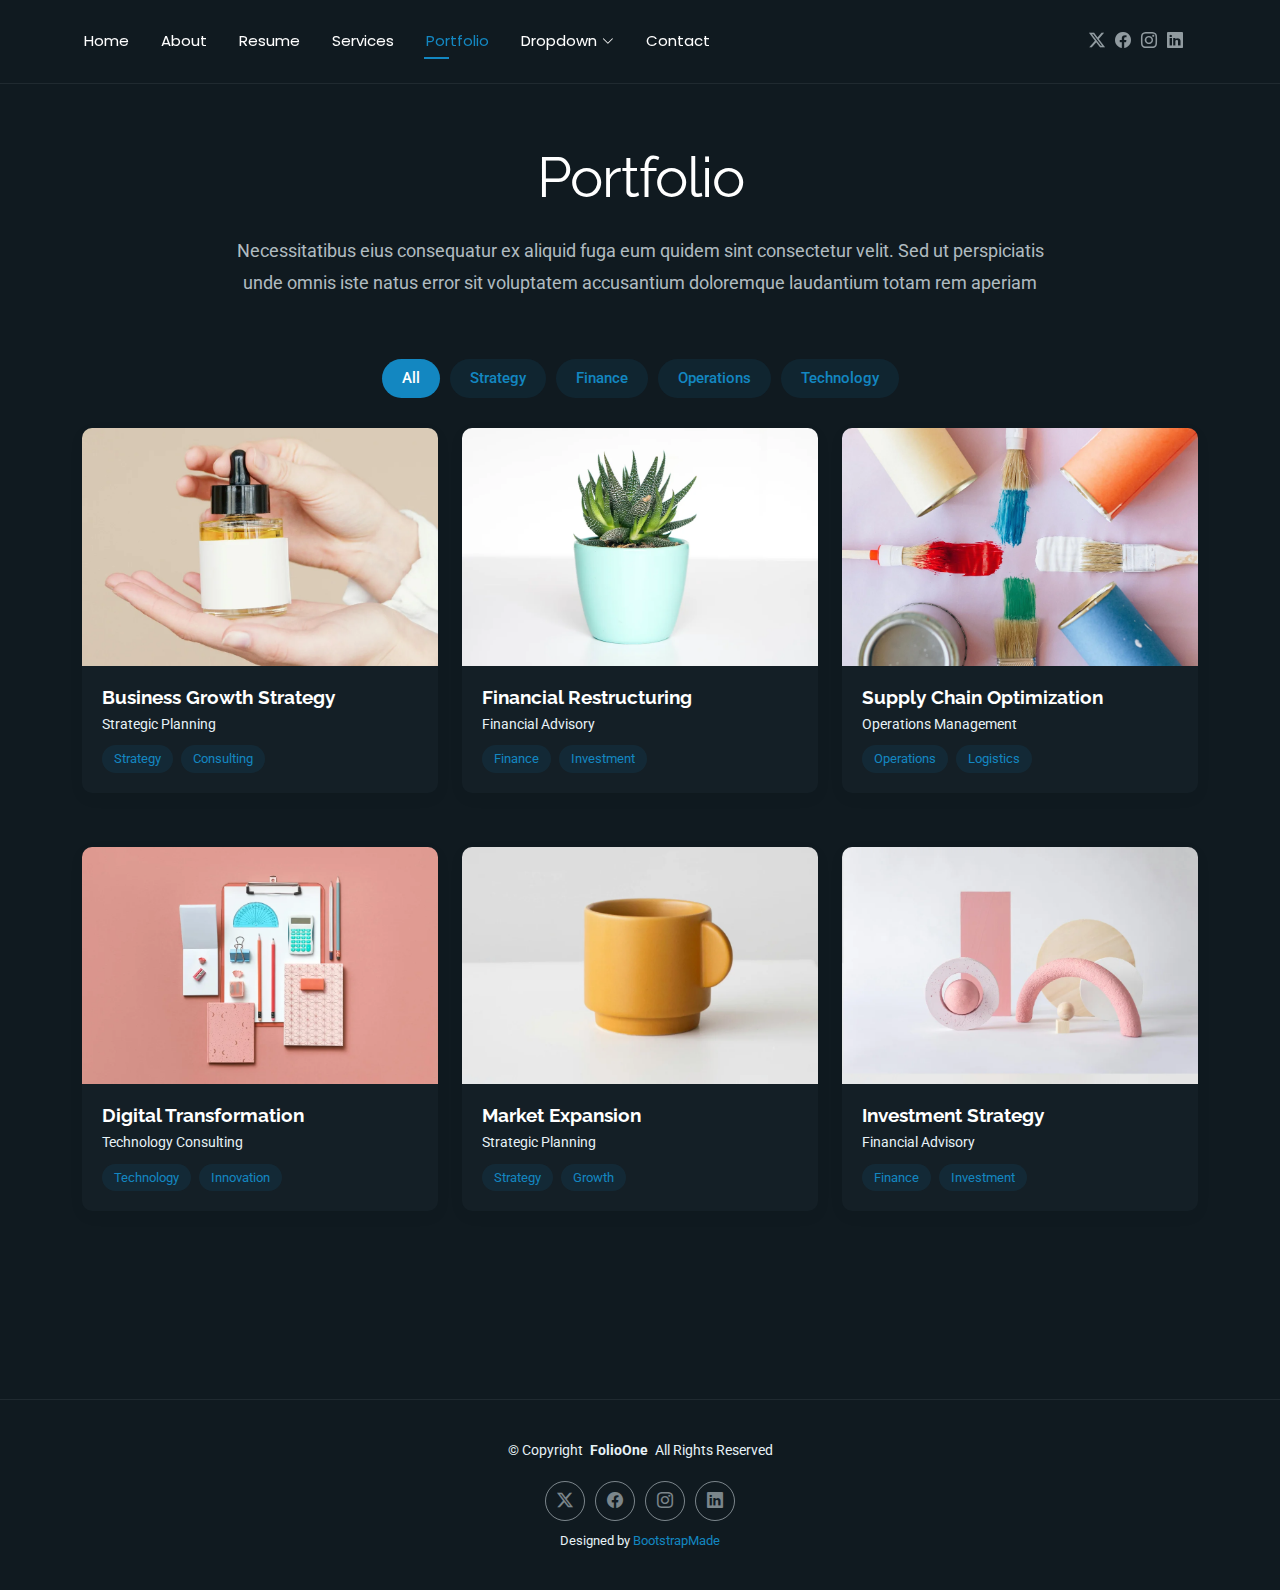
<file: portfolio.html>
<!DOCTYPE html>
<html lang="en">

<head>
  <meta charset="utf-8">
  <meta content="width=device-width, initial-scale=1.0" name="viewport">
  <title>Portfolio - FolioOne Bootstrap Template</title>
  <meta name="description" content="">
  <meta name="keywords" content="">

  <!-- Favicons -->
  <link href="assets/img/favicon.png" rel="icon">
  <link href="assets/img/apple-touch-icon.png" rel="apple-touch-icon">

  <!-- Fonts -->
  <link href="https://fonts.googleapis.com" rel="preconnect">
  <link href="https://fonts.gstatic.com" rel="preconnect" crossorigin>
  <link href="https://fonts.googleapis.com/css2?family=Roboto:ital,wght@0,100;0,300;0,400;0,500;0,700;0,900;1,100;1,300;1,400;1,500;1,700;1,900&family=Poppins:ital,wght@0,100;0,200;0,300;0,400;0,500;0,600;0,700;0,800;0,900;1,100;1,200;1,300;1,400;1,500;1,600;1,700;1,800;1,900&family=Raleway:ital,wght@0,100;0,200;0,300;0,400;0,500;0,600;0,700;0,800;0,900;1,100;1,200;1,300;1,400;1,500;1,600;1,700;1,800;1,900&display=swap" rel="stylesheet">

  <!-- Vendor CSS Files -->
  <link href="assets/vendor/bootstrap/css/bootstrap.min.css" rel="stylesheet">
  <link href="assets/vendor/bootstrap-icons/bootstrap-icons.css" rel="stylesheet">
  <link href="assets/vendor/aos/aos.css" rel="stylesheet">
  <link href="assets/vendor/swiper/swiper-bundle.min.css" rel="stylesheet">
  <link href="assets/vendor/glightbox/css/glightbox.min.css" rel="stylesheet">

  <!-- Main CSS File -->
  <link href="assets/css/main.css" rel="stylesheet">

  <!-- =======================================================
  * Template Name: FolioOne
  * Template URL: https://bootstrapmade.com/folioone-bootstrap-portfolio-website-template/
  * Updated: Aug 23 2025 with Bootstrap v5.3.7
  * Author: BootstrapMade.com
  * License: https://bootstrapmade.com/license/
  ======================================================== -->
</head>

<body class="portfolio-page">

  <header id="header" class="header d-flex align-items-center light-background sticky-top">
    <div class="container position-relative d-flex align-items-center justify-content-between">

      <!-- <a href="index.html" class="logo d-flex align-items-center me-auto me-xl-0">
      <img src="assets/img/logo.webp" alt="">
      <h1 class="sitename">FolioOne</h1> 
    </a> -->

      <nav id="navmenu" class="navmenu">
        <ul>
          <li><a href="index.html">Home</a></li>
          <li><a href="about.html">About</a></li>
          <li><a href="resume.html">Resume</a></li>
          <li><a href="services.html">Services</a></li>
          <li><a href="portfolio.html" class="active">Portfolio</a></li>
          <li class="dropdown"><a href="#"><span>Dropdown</span> <i class="bi bi-chevron-down toggle-dropdown"></i></a>
            <ul>
              <li><a href="#">Dropdown 1</a></li>
              <li class="dropdown"><a href="#"><span>Deep Dropdown</span> <i class="bi bi-chevron-down toggle-dropdown"></i></a>
                <ul>
                  <li><a href="#">Deep Dropdown 1</a></li>
                  <li><a href="#">Deep Dropdown 2</a></li>
                  <li><a href="#">Deep Dropdown 3</a></li>
                  <li><a href="#">Deep Dropdown 4</a></li>
                  <li><a href="#">Deep Dropdown 5</a></li>
                </ul>
              </li>
              <li><a href="#">Dropdown 2</a></li>
              <li><a href="#">Dropdown 3</a></li>
              <li><a href="#">Dropdown 4</a></li>
            </ul>
          </li>
          <li><a href="contact.html">Contact</a></li>
        </ul>
        <i class="mobile-nav-toggle d-xl-none bi bi-list"></i>
      </nav>

      <div class="header-social-links">
        <a href="#" class="twitter"><i class="bi bi-twitter-x"></i></a>
        <a href="#" class="facebook"><i class="bi bi-facebook"></i></a>
        <a href="#" class="instagram"><i class="bi bi-instagram"></i></a>
        <a href="#" class="linkedin"><i class="bi bi-linkedin"></i></a>
      </div>

    </div>
  </header>

  <main class="main">

    <!-- Portfolio Section -->
    <section id="portfolio" class="portfolio section">

      <!-- Section Title -->
      <div class="container section-title" data-aos="fade-up">
        <h2>Portfolio</h2>
        <p>Necessitatibus eius consequatur ex aliquid fuga eum quidem sint consectetur velit. Sed ut perspiciatis unde omnis iste natus error sit voluptatem accusantium doloremque laudantium totam rem aperiam</p>
      </div><!-- End Section Title -->

      <div class="container" data-aos="fade-up" data-aos-delay="100">

        <div class="isotope-layout" data-default-filter="*" data-layout="masonry" data-sort="original-order">
          <ul class="portfolio-filters isotope-filters" data-aos="fade-up" data-aos-delay="200">
            <li data-filter="*" class="filter-active">All</li>
            <li data-filter=".filter-strategy">Strategy</li>
            <li data-filter=".filter-finance">Finance</li>
            <li data-filter=".filter-operations">Operations</li>
            <li data-filter=".filter-technology">Technology</li>
          </ul><!-- End Portfolio Filters -->

          <div class="row gy-4 isotope-container" data-aos="fade-up" data-aos-delay="300">
            <div class="col-lg-4 col-md-6 portfolio-item isotope-item filter-strategy">
              <div class="portfolio-card">
                <div class="portfolio-img">
                  <img src="assets/img/portfolio/portfolio-1.webp" alt="Portfolio Item" class="img-fluid">
                  <div class="portfolio-overlay">
                    <a href="assets/img/portfolio/portfolio-1.webp" class="glightbox portfolio-lightbox"><i class="bi bi-plus"></i></a>
                    <a href="#" class="portfolio-details-link"><i class="bi bi-link"></i></a>
                  </div>
                </div>
                <div class="portfolio-info">
                  <h4>Business Growth Strategy</h4>
                  <p>Strategic Planning</p>
                  <div class="portfolio-tags">
                    <span>Strategy</span>
                    <span>Consulting</span>
                  </div>
                </div>
              </div>
            </div>

            <div class="col-lg-4 col-md-6 portfolio-item isotope-item filter-finance">
              <div class="portfolio-card">
                <div class="portfolio-img">
                  <img src="assets/img/portfolio/portfolio-2.webp" alt="Portfolio Item" class="img-fluid">
                  <div class="portfolio-overlay">
                    <a href="assets/img/portfolio/portfolio-2.webp" class="glightbox portfolio-lightbox"><i class="bi bi-plus"></i></a>
                    <a href="#" class="portfolio-details-link"><i class="bi bi-link"></i></a>
                  </div>
                </div>
                <div class="portfolio-info">
                  <h4>Financial Restructuring</h4>
                  <p>Financial Advisory</p>
                  <div class="portfolio-tags">
                    <span>Finance</span>
                    <span>Investment</span>
                  </div>
                </div>
              </div>
            </div>

            <div class="col-lg-4 col-md-6 portfolio-item isotope-item filter-operations">
              <div class="portfolio-card">
                <div class="portfolio-img">
                  <img src="assets/img/portfolio/portfolio-3.webp" alt="Portfolio Item" class="img-fluid">
                  <div class="portfolio-overlay">
                    <a href="assets/img/portfolio/portfolio-3.webp" class="glightbox portfolio-lightbox"><i class="bi bi-plus"></i></a>
                    <a href="#" class="portfolio-details-link"><i class="bi bi-link"></i></a>
                  </div>
                </div>
                <div class="portfolio-info">
                  <h4>Supply Chain Optimization</h4>
                  <p>Operations Management</p>
                  <div class="portfolio-tags">
                    <span>Operations</span>
                    <span>Logistics</span>
                  </div>
                </div>
              </div>
            </div>

            <div class="col-lg-4 col-md-6 portfolio-item isotope-item filter-technology">
              <div class="portfolio-card">
                <div class="portfolio-img">
                  <img src="assets/img/portfolio/portfolio-4.webp" alt="Portfolio Item" class="img-fluid">
                  <div class="portfolio-overlay">
                    <a href="assets/img/portfolio/portfolio-4.webp" class="glightbox portfolio-lightbox"><i class="bi bi-plus"></i></a>
                    <a href="#" class="portfolio-details-link"><i class="bi bi-link"></i></a>
                  </div>
                </div>
                <div class="portfolio-info">
                  <h4>Digital Transformation</h4>
                  <p>Technology Consulting</p>
                  <div class="portfolio-tags">
                    <span>Technology</span>
                    <span>Innovation</span>
                  </div>
                </div>
              </div>
            </div>

            <div class="col-lg-4 col-md-6 portfolio-item isotope-item filter-strategy">
              <div class="portfolio-card">
                <div class="portfolio-img">
                  <img src="assets/img/portfolio/portfolio-5.webp" alt="Portfolio Item" class="img-fluid">
                  <div class="portfolio-overlay">
                    <a href="assets/img/portfolio/portfolio-5.webp" class="glightbox portfolio-lightbox"><i class="bi bi-plus"></i></a>
                    <a href="#" class="portfolio-details-link"><i class="bi bi-link"></i></a>
                  </div>
                </div>
                <div class="portfolio-info">
                  <h4>Market Expansion</h4>
                  <p>Strategic Planning</p>
                  <div class="portfolio-tags">
                    <span>Strategy</span>
                    <span>Growth</span>
                  </div>
                </div>
              </div>
            </div>

            <div class="col-lg-4 col-md-6 portfolio-item isotope-item filter-finance">
              <div class="portfolio-card">
                <div class="portfolio-img">
                  <img src="assets/img/portfolio/portfolio-6.webp" alt="Portfolio Item" class="img-fluid">
                  <div class="portfolio-overlay">
                    <a href="assets/img/portfolio/portfolio-6.webp" class="glightbox portfolio-lightbox"><i class="bi bi-plus"></i></a>
                    <a href="#" class="portfolio-details-link"><i class="bi bi-link"></i></a>
                  </div>
                </div>
                <div class="portfolio-info">
                  <h4>Investment Strategy</h4>
                  <p>Financial Advisory</p>
                  <div class="portfolio-tags">
                    <span>Finance</span>
                    <span>Investment</span>
                  </div>
                </div>
              </div>
            </div>
          </div><!-- End Portfolio Items Container -->

        </div>

        <div class="text-center mt-5" data-aos="fade-up" data-aos-delay="400">
          <a href="#portfolio" class="btn btn-primary">View All Case Studies</a>
        </div>

      </div>

    </section><!-- /Portfolio Section -->

  </main>

  <footer id="footer" class="footer">

    <div class="container">
      <div class="copyright text-center ">
        <p>© <span>Copyright</span> <strong class="px-1 sitename">FolioOne</strong> <span>All Rights Reserved<br></span></p>
      </div>
      <div class="social-links d-flex justify-content-center">
        <a href=""><i class="bi bi-twitter-x"></i></a>
        <a href=""><i class="bi bi-facebook"></i></a>
        <a href=""><i class="bi bi-instagram"></i></a>
        <a href=""><i class="bi bi-linkedin"></i></a>
      </div>
      <div class="credits">
        <!-- All the links in the footer should remain intact. -->
        <!-- You can delete the links only if you've purchased the pro version. -->
        <!-- Licensing information: https://bootstrapmade.com/license/ -->
        <!-- Purchase the pro version with working PHP/AJAX contact form: [buy-url] -->
        Designed by <a href="https://bootstrapmade.com/">BootstrapMade</a>
      </div>
    </div>

  </footer>

  <!-- Scroll Top -->
  <a href="#" id="scroll-top" class="scroll-top d-flex align-items-center justify-content-center"><i class="bi bi-arrow-up-short"></i></a>

  <!-- Preloader -->
  <div id="preloader"></div>

  <!-- Vendor JS Files -->
  <script src="assets/vendor/bootstrap/js/bootstrap.bundle.min.js"></script>
  <script src="assets/vendor/php-email-form/validate.js"></script>
  <script src="assets/vendor/aos/aos.js"></script>
  <script src="assets/vendor/typed.js/typed.umd.js"></script>
  <script src="assets/vendor/waypoints/noframework.waypoints.js"></script>
  <script src="assets/vendor/purecounter/purecounter_vanilla.js"></script>
  <script src="assets/vendor/swiper/swiper-bundle.min.js"></script>
  <script src="assets/vendor/imagesloaded/imagesloaded.pkgd.min.js"></script>
  <script src="assets/vendor/isotope-layout/isotope.pkgd.min.js"></script>
  <script src="assets/vendor/glightbox/js/glightbox.min.js"></script>

  <!-- Main JS File -->
  <script src="assets/js/main.js"></script>

</body>

</html>
</file>
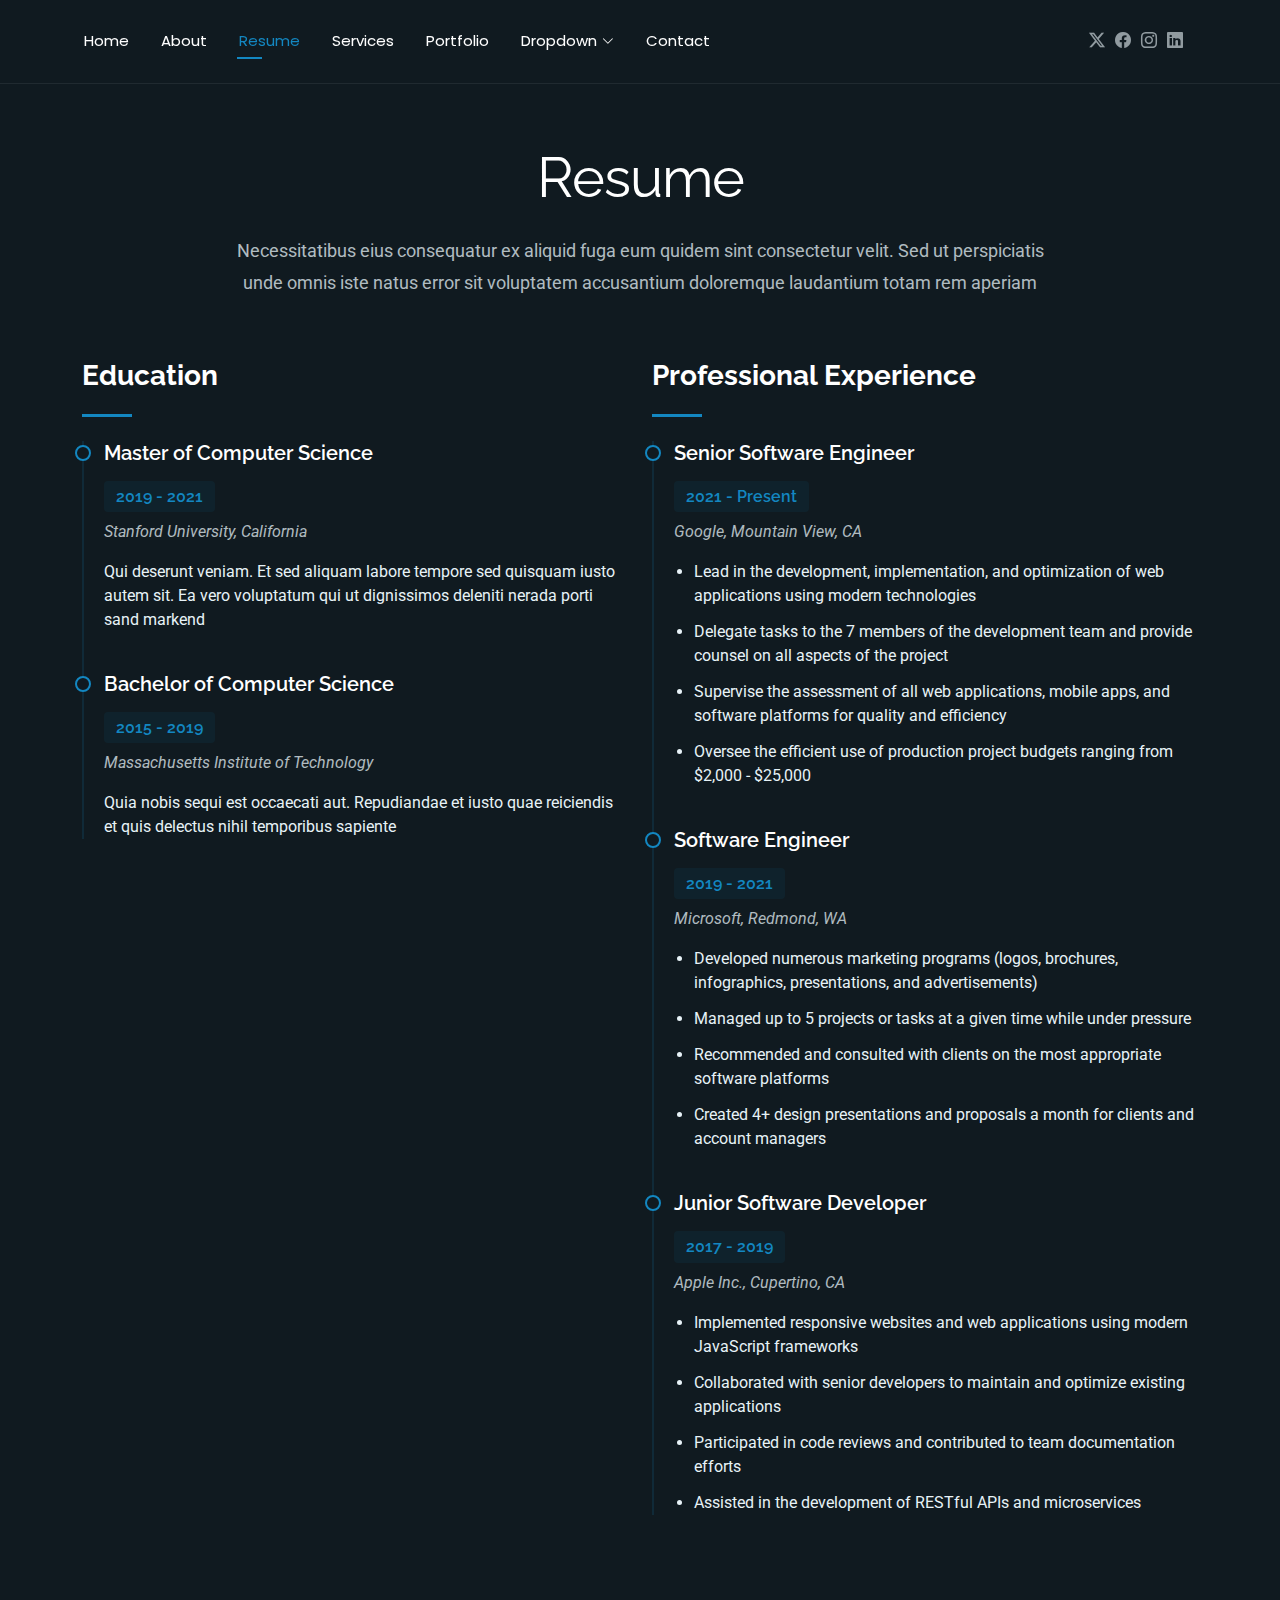
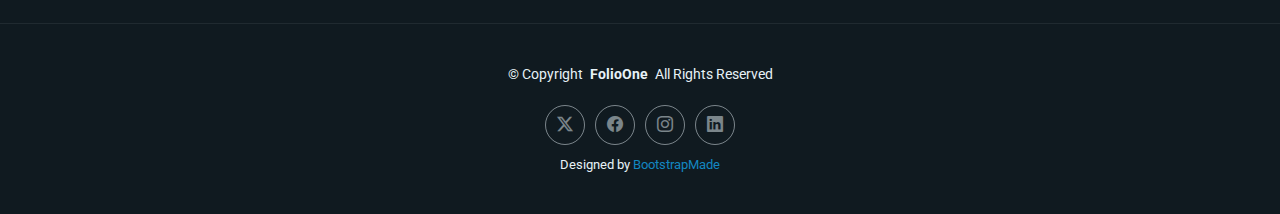
<file: resume.html>
<!DOCTYPE html>
<html lang="en">

<head>
  <meta charset="utf-8">
  <meta content="width=device-width, initial-scale=1.0" name="viewport">
  <title>Resume - FolioOne Bootstrap Template</title>
  <meta name="description" content="">
  <meta name="keywords" content="">

  <!-- Favicons -->
  <link href="assets/img/favicon.png" rel="icon">
  <link href="assets/img/apple-touch-icon.png" rel="apple-touch-icon">

  <!-- Fonts -->
  <link href="https://fonts.googleapis.com" rel="preconnect">
  <link href="https://fonts.gstatic.com" rel="preconnect" crossorigin>
  <link href="https://fonts.googleapis.com/css2?family=Roboto:ital,wght@0,100;0,300;0,400;0,500;0,700;0,900;1,100;1,300;1,400;1,500;1,700;1,900&family=Poppins:ital,wght@0,100;0,200;0,300;0,400;0,500;0,600;0,700;0,800;0,900;1,100;1,200;1,300;1,400;1,500;1,600;1,700;1,800;1,900&family=Raleway:ital,wght@0,100;0,200;0,300;0,400;0,500;0,600;0,700;0,800;0,900;1,100;1,200;1,300;1,400;1,500;1,600;1,700;1,800;1,900&display=swap" rel="stylesheet">

  <!-- Vendor CSS Files -->
  <link href="assets/vendor/bootstrap/css/bootstrap.min.css" rel="stylesheet">
  <link href="assets/vendor/bootstrap-icons/bootstrap-icons.css" rel="stylesheet">
  <link href="assets/vendor/aos/aos.css" rel="stylesheet">
  <link href="assets/vendor/swiper/swiper-bundle.min.css" rel="stylesheet">
  <link href="assets/vendor/glightbox/css/glightbox.min.css" rel="stylesheet">

  <!-- Main CSS File -->
  <link href="assets/css/main.css" rel="stylesheet">

  <!-- =======================================================
  * Template Name: FolioOne
  * Template URL: https://bootstrapmade.com/folioone-bootstrap-portfolio-website-template/
  * Updated: Aug 23 2025 with Bootstrap v5.3.7
  * Author: BootstrapMade.com
  * License: https://bootstrapmade.com/license/
  ======================================================== -->
</head>

<body class="resume-page">

  <header id="header" class="header d-flex align-items-center light-background sticky-top">
    <div class="container position-relative d-flex align-items-center justify-content-between">

      <!-- <a href="index.html" class="logo d-flex align-items-center me-auto me-xl-0">
      <img src="assets/img/logo.webp" alt="">
      <h1 class="sitename">FolioOne</h1> 
    </a> -->

      <nav id="navmenu" class="navmenu">
        <ul>
          <li><a href="index.html">Home</a></li>
          <li><a href="about.html">About</a></li>
          <li><a href="resume.html" class="active">Resume</a></li>
          <li><a href="services.html">Services</a></li>
          <li><a href="portfolio.html">Portfolio</a></li>
          <li class="dropdown"><a href="#"><span>Dropdown</span> <i class="bi bi-chevron-down toggle-dropdown"></i></a>
            <ul>
              <li><a href="#">Dropdown 1</a></li>
              <li class="dropdown"><a href="#"><span>Deep Dropdown</span> <i class="bi bi-chevron-down toggle-dropdown"></i></a>
                <ul>
                  <li><a href="#">Deep Dropdown 1</a></li>
                  <li><a href="#">Deep Dropdown 2</a></li>
                  <li><a href="#">Deep Dropdown 3</a></li>
                  <li><a href="#">Deep Dropdown 4</a></li>
                  <li><a href="#">Deep Dropdown 5</a></li>
                </ul>
              </li>
              <li><a href="#">Dropdown 2</a></li>
              <li><a href="#">Dropdown 3</a></li>
              <li><a href="#">Dropdown 4</a></li>
            </ul>
          </li>
          <li><a href="contact.html">Contact</a></li>
        </ul>
        <i class="mobile-nav-toggle d-xl-none bi bi-list"></i>
      </nav>

      <div class="header-social-links">
        <a href="#" class="twitter"><i class="bi bi-twitter-x"></i></a>
        <a href="#" class="facebook"><i class="bi bi-facebook"></i></a>
        <a href="#" class="instagram"><i class="bi bi-instagram"></i></a>
        <a href="#" class="linkedin"><i class="bi bi-linkedin"></i></a>
      </div>

    </div>
  </header>

  <main class="main">

    <!-- Resume Section -->
    <section id="resume" class="resume section">

      <!-- Section Title -->
      <div class="container section-title" data-aos="fade-up">
        <h2>Resume</h2>
        <p>Necessitatibus eius consequatur ex aliquid fuga eum quidem sint consectetur velit. Sed ut perspiciatis unde omnis iste natus error sit voluptatem accusantium doloremque laudantium totam rem aperiam</p>
      </div><!-- End Section Title -->

      <div class="container" data-aos="fade-up" data-aos-delay="100">

        <div class="row">
          <div class="col-lg-6">

            <!-- Education Section -->
            <div class="resume-item" data-aos="fade-up">
              <h3 class="resume-title">Education</h3>

              <div class="resume-content">
                <article class="education-item">
                  <h4>Master of Computer Science</h4>
                  <h5>2019 - 2021</h5>
                  <p class="institution"><em>Stanford University, California</em></p>
                  <p>Qui deserunt veniam. Et sed aliquam labore tempore sed quisquam iusto autem sit. Ea vero voluptatum qui ut dignissimos deleniti nerada porti sand markend</p>
                </article>

                <article class="education-item">
                  <h4>Bachelor of Computer Science</h4>
                  <h5>2015 - 2019</h5>
                  <p class="institution"><em>Massachusetts Institute of Technology</em></p>
                  <p>Quia nobis sequi est occaecati aut. Repudiandae et iusto quae reiciendis et quis delectus nihil temporibus sapiente</p>
                </article>
              </div>
            </div><!-- End Education Section -->

            <!-- Professional Skills Section -->
            <div class="resume-item skills-animation" data-aos="fade-up">
              <h3 class="resume-title">Professional Skills</h3>

              <div class="resume-content">
                <div class="skill-item">
                  <h4>Frontend Development</h4>
                  <div class="progress">
                    <div class="progress-bar" role="progressbar" aria-valuenow="95" aria-valuemin="0" aria-valuemax="100"></div>
                  </div>
                </div>

                <div class="skill-item">
                  <h4>Backend Development</h4>
                  <div class="progress">
                    <div class="progress-bar" role="progressbar" aria-valuenow="85" aria-valuemin="0" aria-valuemax="100"></div>
                  </div>
                </div>

                <div class="skill-item">
                  <h4>UI/UX Design</h4>
                  <div class="progress">
                    <div class="progress-bar" role="progressbar" aria-valuenow="90" aria-valuemin="0" aria-valuemax="100"></div>
                  </div>
                </div>

                <div class="skill-item">
                  <h4>Project Management</h4>
                  <div class="progress">
                    <div class="progress-bar" role="progressbar" aria-valuenow="80" aria-valuemin="0" aria-valuemax="100"></div>
                  </div>
                </div>
              </div>
            </div><!-- End Professional Skills Section -->
          </div>

          <div class="col-lg-6">
            <!-- Experience Section -->
            <div class="resume-item" data-aos="fade-up" data-aos-delay="100">
              <h3 class="resume-title">Professional Experience</h3>

              <div class="resume-content">
                <article class="experience-item">
                  <h4>Senior Software Engineer</h4>
                  <h5>2021 - Present</h5>
                  <p class="company"><em>Google, Mountain View, CA</em></p>
                  <ul>
                    <li>Lead in the development, implementation, and optimization of web applications using modern technologies</li>
                    <li>Delegate tasks to the 7 members of the development team and provide counsel on all aspects of the project</li>
                    <li>Supervise the assessment of all web applications, mobile apps, and software platforms for quality and efficiency</li>
                    <li>Oversee the efficient use of production project budgets ranging from $2,000 - $25,000</li>
                  </ul>
                </article>

                <article class="experience-item">
                  <h4>Software Engineer</h4>
                  <h5>2019 - 2021</h5>
                  <p class="company"><em>Microsoft, Redmond, WA</em></p>
                  <ul>
                    <li>Developed numerous marketing programs (logos, brochures, infographics, presentations, and advertisements)</li>
                    <li>Managed up to 5 projects or tasks at a given time while under pressure</li>
                    <li>Recommended and consulted with clients on the most appropriate software platforms</li>
                    <li>Created 4+ design presentations and proposals a month for clients and account managers</li>
                  </ul>
                </article>

                <article class="experience-item">
                  <h4>Junior Software Developer</h4>
                  <h5>2017 - 2019</h5>
                  <p class="company"><em>Apple Inc., Cupertino, CA</em></p>
                  <ul>
                    <li>Implemented responsive websites and web applications using modern JavaScript frameworks</li>
                    <li>Collaborated with senior developers to maintain and optimize existing applications</li>
                    <li>Participated in code reviews and contributed to team documentation efforts</li>
                    <li>Assisted in the development of RESTful APIs and microservices</li>
                  </ul>
                </article>
              </div>
            </div><!-- End Experience Section -->
          </div>
        </div>

      </div>

    </section><!-- /Resume Section -->

  </main>

  <footer id="footer" class="footer">

    <div class="container">
      <div class="copyright text-center ">
        <p>© <span>Copyright</span> <strong class="px-1 sitename">FolioOne</strong> <span>All Rights Reserved<br></span></p>
      </div>
      <div class="social-links d-flex justify-content-center">
        <a href=""><i class="bi bi-twitter-x"></i></a>
        <a href=""><i class="bi bi-facebook"></i></a>
        <a href=""><i class="bi bi-instagram"></i></a>
        <a href=""><i class="bi bi-linkedin"></i></a>
      </div>
      <div class="credits">
        <!-- All the links in the footer should remain intact. -->
        <!-- You can delete the links only if you've purchased the pro version. -->
        <!-- Licensing information: https://bootstrapmade.com/license/ -->
        <!-- Purchase the pro version with working PHP/AJAX contact form: [buy-url] -->
        Designed by <a href="https://bootstrapmade.com/">BootstrapMade</a>
      </div>
    </div>

  </footer>

  <!-- Scroll Top -->
  <a href="#" id="scroll-top" class="scroll-top d-flex align-items-center justify-content-center"><i class="bi bi-arrow-up-short"></i></a>

  <!-- Preloader -->
  <div id="preloader"></div>

  <!-- Vendor JS Files -->
  <script src="assets/vendor/bootstrap/js/bootstrap.bundle.min.js"></script>
  <script src="assets/vendor/php-email-form/validate.js"></script>
  <script src="assets/vendor/aos/aos.js"></script>
  <script src="assets/vendor/typed.js/typed.umd.js"></script>
  <script src="assets/vendor/waypoints/noframework.waypoints.js"></script>
  <script src="assets/vendor/purecounter/purecounter_vanilla.js"></script>
  <script src="assets/vendor/swiper/swiper-bundle.min.js"></script>
  <script src="assets/vendor/imagesloaded/imagesloaded.pkgd.min.js"></script>
  <script src="assets/vendor/isotope-layout/isotope.pkgd.min.js"></script>
  <script src="assets/vendor/glightbox/js/glightbox.min.js"></script>

  <!-- Main JS File -->
  <script src="assets/js/main.js"></script>

</body>

</html>
</file>
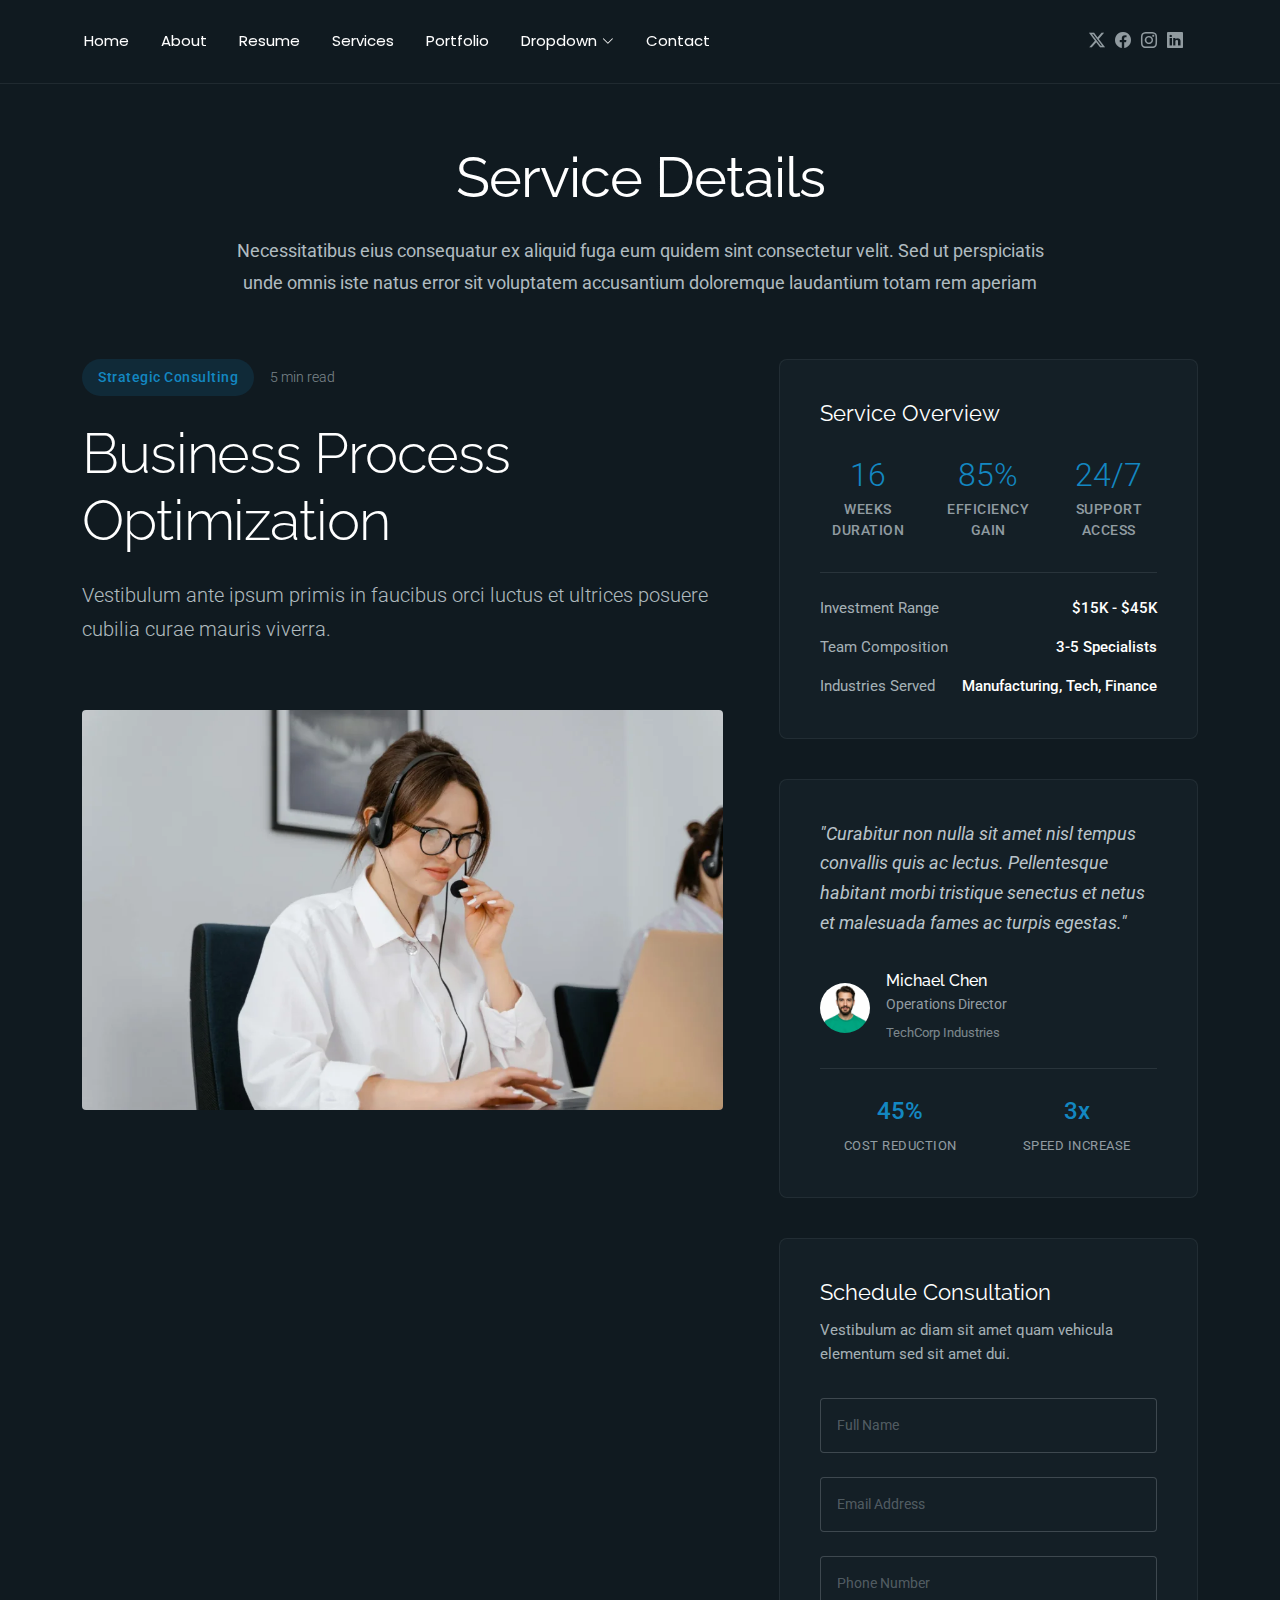
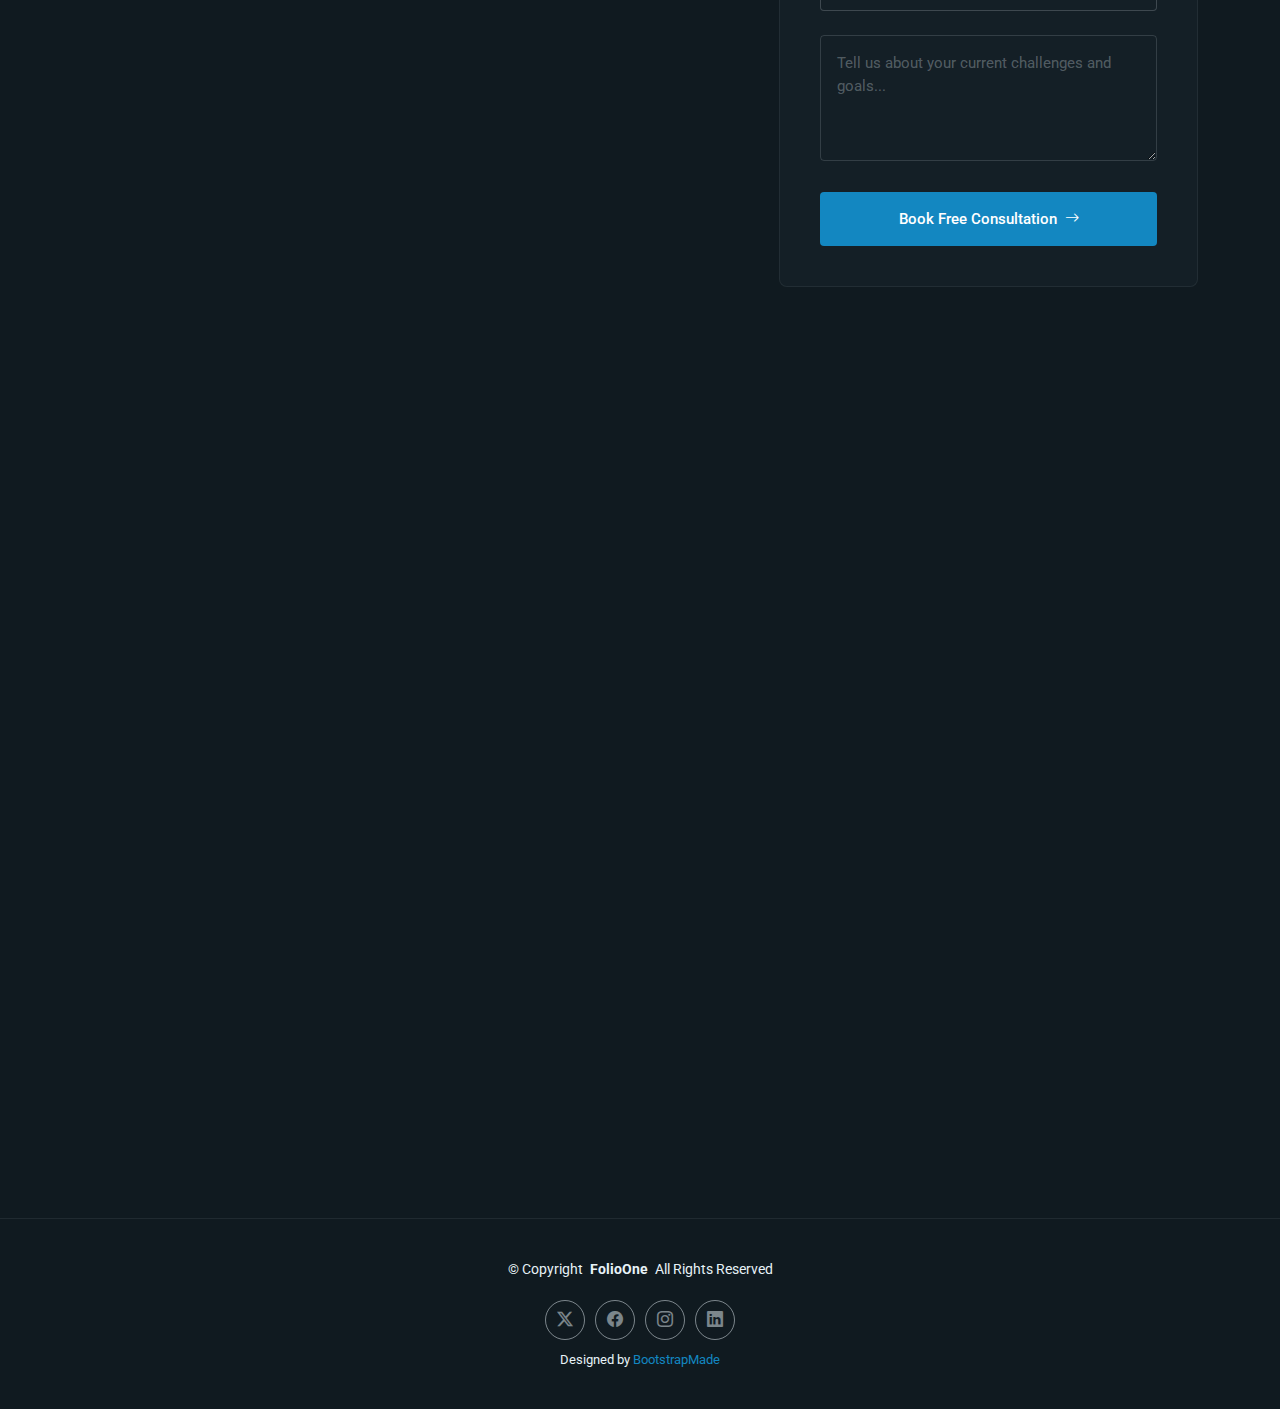
<file: service-details.html>
<!DOCTYPE html>
<html lang="en">

<head>
  <meta charset="utf-8">
  <meta content="width=device-width, initial-scale=1.0" name="viewport">
  <title>Service Details - FolioOne Bootstrap Template</title>
  <meta name="description" content="">
  <meta name="keywords" content="">

  <!-- Favicons -->
  <link href="assets/img/favicon.png" rel="icon">
  <link href="assets/img/apple-touch-icon.png" rel="apple-touch-icon">

  <!-- Fonts -->
  <link href="https://fonts.googleapis.com" rel="preconnect">
  <link href="https://fonts.gstatic.com" rel="preconnect" crossorigin>
  <link href="https://fonts.googleapis.com/css2?family=Roboto:ital,wght@0,100;0,300;0,400;0,500;0,700;0,900;1,100;1,300;1,400;1,500;1,700;1,900&family=Poppins:ital,wght@0,100;0,200;0,300;0,400;0,500;0,600;0,700;0,800;0,900;1,100;1,200;1,300;1,400;1,500;1,600;1,700;1,800;1,900&family=Raleway:ital,wght@0,100;0,200;0,300;0,400;0,500;0,600;0,700;0,800;0,900;1,100;1,200;1,300;1,400;1,500;1,600;1,700;1,800;1,900&display=swap" rel="stylesheet">

  <!-- Vendor CSS Files -->
  <link href="assets/vendor/bootstrap/css/bootstrap.min.css" rel="stylesheet">
  <link href="assets/vendor/bootstrap-icons/bootstrap-icons.css" rel="stylesheet">
  <link href="assets/vendor/aos/aos.css" rel="stylesheet">
  <link href="assets/vendor/swiper/swiper-bundle.min.css" rel="stylesheet">
  <link href="assets/vendor/glightbox/css/glightbox.min.css" rel="stylesheet">

  <!-- Main CSS File -->
  <link href="assets/css/main.css" rel="stylesheet">

  <!-- =======================================================
  * Template Name: FolioOne
  * Template URL: https://bootstrapmade.com/folioone-bootstrap-portfolio-website-template/
  * Updated: Aug 23 2025 with Bootstrap v5.3.7
  * Author: BootstrapMade.com
  * License: https://bootstrapmade.com/license/
  ======================================================== -->
</head>

<body class="service-details-page">

  <header id="header" class="header d-flex align-items-center light-background sticky-top">
    <div class="container position-relative d-flex align-items-center justify-content-between">

      <!-- <a href="index.html" class="logo d-flex align-items-center me-auto me-xl-0">
      <img src="assets/img/logo.webp" alt="">
      <h1 class="sitename">FolioOne</h1> 
    </a> -->

      <nav id="navmenu" class="navmenu">
        <ul>
          <li><a href="index.html">Home</a></li>
          <li><a href="about.html">About</a></li>
          <li><a href="resume.html">Resume</a></li>
          <li><a href="services.html">Services</a></li>
          <li><a href="portfolio.html">Portfolio</a></li>
          <li class="dropdown"><a href="#"><span>Dropdown</span> <i class="bi bi-chevron-down toggle-dropdown"></i></a>
            <ul>
              <li><a href="#">Dropdown 1</a></li>
              <li class="dropdown"><a href="#"><span>Deep Dropdown</span> <i class="bi bi-chevron-down toggle-dropdown"></i></a>
                <ul>
                  <li><a href="#">Deep Dropdown 1</a></li>
                  <li><a href="#">Deep Dropdown 2</a></li>
                  <li><a href="#">Deep Dropdown 3</a></li>
                  <li><a href="#">Deep Dropdown 4</a></li>
                  <li><a href="#">Deep Dropdown 5</a></li>
                </ul>
              </li>
              <li><a href="#">Dropdown 2</a></li>
              <li><a href="#">Dropdown 3</a></li>
              <li><a href="#">Dropdown 4</a></li>
            </ul>
          </li>
          <li><a href="contact.html">Contact</a></li>
        </ul>
        <i class="mobile-nav-toggle d-xl-none bi bi-list"></i>
      </nav>

      <div class="header-social-links">
        <a href="#" class="twitter"><i class="bi bi-twitter-x"></i></a>
        <a href="#" class="facebook"><i class="bi bi-facebook"></i></a>
        <a href="#" class="instagram"><i class="bi bi-instagram"></i></a>
        <a href="#" class="linkedin"><i class="bi bi-linkedin"></i></a>
      </div>

    </div>
  </header>

  <main class="main">

    <!-- Service Details Section -->
    <section id="service-details" class="service-details section">

      <!-- Section Title -->
      <div class="container section-title" data-aos="fade-up">
        <h2>Service Details</h2>
        <p>Necessitatibus eius consequatur ex aliquid fuga eum quidem sint consectetur velit. Sed ut perspiciatis unde omnis iste natus error sit voluptatem accusantium doloremque laudantium totam rem aperiam</p>
      </div><!-- End Section Title -->

      <div class="container" data-aos="fade-up" data-aos-delay="100">

        <div class="row">

          <!-- Main Content Area -->
          <div class="col-lg-7">

            <!-- Hero Service Introduction -->
            <div class="service-hero" data-aos="fade-up" data-aos-delay="100">
              <div class="service-meta">
                <span class="service-category">Strategic Consulting</span>
                <span class="reading-time">5 min read</span>
              </div>
              <h1>Business Process Optimization</h1>
              <p class="service-description">Vestibulum ante ipsum primis in faucibus orci luctus et ultrices posuere cubilia curae mauris viverra.</p>
            </div>

            <!-- Service Visual -->
            <div class="service-visual" data-aos="zoom-in" data-aos-delay="200">
              <img src="assets/img/services/services-7.webp" alt="Business Process Optimization" class="img-fluid">
            </div>

            <!-- Service Content -->
            <div class="service-narrative" data-aos="fade-up" data-aos-delay="300">
              <h3>Transform Your Operations</h3>
              <p>Donec rutrum congue leo eget malesuada. Vivamus magna justo, lacinia eget consectetur sed, convallis at tellus. Mauris blandit aliquet elit, eget tincidunt nibh pulvinar a. Cras ultricies ligula sed magna dictum porta.</p>

              <p>Sed porttitor lectus nibh. Vestibulum ac diam sit amet quam vehicula elementum sed sit amet dui. Pellentesque habitant morbi tristique senectus et netus et malesuada fames ac turpis egestas. Donec sollicitudin molestie malesuada.</p>

              <!-- Key Benefits Grid -->
              <div class="benefits-grid" data-aos="fade-up" data-aos-delay="400">
                <div class="benefit-card">
                  <div class="benefit-icon">
                    <i class="bi bi-lightning-charge"></i>
                  </div>
                  <h4>Efficiency Boost</h4>
                  <p>Curabitur arcu erat accumsan id imperdiet et porttitor at sem.</p>
                </div>

                <div class="benefit-card">
                  <div class="benefit-icon">
                    <i class="bi bi-shield-check"></i>
                  </div>
                  <h4>Risk Mitigation</h4>
                  <p>Pellentesque in ipsum id orci porta dapibus vestibulum ante ipsum.</p>
                </div>

                <div class="benefit-card">
                  <div class="benefit-icon">
                    <i class="bi bi-graph-up"></i>
                  </div>
                  <h4>Growth Acceleration</h4>
                  <p>Vivamus suscipit tortor eget felis porttitor volutpat mauris blandit.</p>
                </div>

                <div class="benefit-card">
                  <div class="benefit-icon">
                    <i class="bi bi-people"></i>
                  </div>
                  <h4>Team Alignment</h4>
                  <p>Donec rutrum congue leo eget malesuada vivamus magna justo lacinia.</p>
                </div>
              </div>

            </div>

            <!-- Implementation Timeline -->
            <div class="timeline-section" data-aos="fade-up" data-aos-delay="500">
              <h3>Implementation Journey</h3>
              <div class="timeline">
                <div class="timeline-item">
                  <div class="timeline-marker">
                    <span>1</span>
                  </div>
                  <div class="timeline-content">
                    <h4>Discovery &amp; Assessment</h4>
                    <p>Comprehensive analysis of current processes and identification of optimization opportunities.</p>
                    <small>Week 1-2</small>
                  </div>
                </div>

                <div class="timeline-item">
                  <div class="timeline-marker">
                    <span>2</span>
                  </div>
                  <div class="timeline-content">
                    <h4>Strategic Planning</h4>
                    <p>Development of customized optimization roadmap with clear milestones and success metrics.</p>
                    <small>Week 3-4</small>
                  </div>
                </div>

                <div class="timeline-item">
                  <div class="timeline-marker">
                    <span>3</span>
                  </div>
                  <div class="timeline-content">
                    <h4>Implementation</h4>
                    <p>Systematic rollout of process improvements with continuous monitoring and adjustment.</p>
                    <small>Week 5-12</small>
                  </div>
                </div>

                <div class="timeline-item">
                  <div class="timeline-marker">
                    <span>4</span>
                  </div>
                  <div class="timeline-content">
                    <h4>Optimization &amp; Scale</h4>
                    <p>Fine-tuning of implemented solutions and preparation for organization-wide scaling.</p>
                    <small>Week 13-16</small>
                  </div>
                </div>
              </div>
            </div>

          </div><!-- End Main Content -->

          <!-- Service Sidebar -->
          <div class="col-lg-5">
            <div class="service-sidebar" data-aos="fade-up" data-aos-delay="200">

              <!-- Service Overview Card -->
              <div class="overview-card">
                <div class="overview-header">
                  <h4>Service Overview</h4>
                </div>
                <div class="overview-stats">
                  <div class="stat-item">
                    <div class="stat-number">16</div>
                    <div class="stat-label">Weeks Duration</div>
                  </div>
                  <div class="stat-item">
                    <div class="stat-number">85%</div>
                    <div class="stat-label">Efficiency Gain</div>
                  </div>
                  <div class="stat-item">
                    <div class="stat-number">24/7</div>
                    <div class="stat-label">Support Access</div>
                  </div>
                </div>

                <div class="overview-details">
                  <div class="detail-row">
                    <span class="detail-label">Investment Range</span>
                    <span class="detail-value">$15K - $45K</span>
                  </div>
                  <div class="detail-row">
                    <span class="detail-label">Team Composition</span>
                    <span class="detail-value">3-5 Specialists</span>
                  </div>
                  <div class="detail-row">
                    <span class="detail-label">Industries Served</span>
                    <span class="detail-value">Manufacturing, Tech, Finance</span>
                  </div>
                </div>
              </div>

              <!-- Client Success Story -->
              <div class="success-story">
                <div class="story-quote">
                  <p>"Curabitur non nulla sit amet nisl tempus convallis quis ac lectus. Pellentesque habitant morbi tristique senectus et netus et malesuada fames ac turpis egestas."</p>
                </div>
                <div class="story-author">
                  <img src="assets/img/person/person-m-8.webp" alt="Michael Chen" class="author-avatar">
                  <div class="author-details">
                    <h5>Michael Chen</h5>
                    <span>Operations Director</span>
                    <small>TechCorp Industries</small>
                  </div>
                </div>
                <div class="story-metrics">
                  <div class="metric">
                    <span class="metric-value">45%</span>
                    <span class="metric-label">Cost Reduction</span>
                  </div>
                  <div class="metric">
                    <span class="metric-value">3x</span>
                    <span class="metric-label">Speed Increase</span>
                  </div>
                </div>
              </div>

              <!-- Consultation Form -->
              <div class="consultation-form">
                <div class="form-header">
                  <h4>Schedule Consultation</h4>
                  <p>Vestibulum ac diam sit amet quam vehicula elementum sed sit amet dui.</p>
                </div>

                <form action="forms/consultation.php" method="post" class="php-email-form">
                  <div class="form-group">
                    <input type="text" name="name" class="form-input" placeholder="Full Name" required="">
                  </div>

                  <div class="form-group">
                    <input type="email" name="email" class="form-input" placeholder="Email Address" required="">
                  </div>

                  <div class="form-group">
                    <input type="tel" name="phone" class="form-input" placeholder="Phone Number">
                  </div>

                  <input type="hidden" name="subject" value="Business Process Optimization Consultation">

                  <div class="form-group">
                    <textarea name="message" class="form-input" rows="4" placeholder="Tell us about your current challenges and goals..." required=""></textarea>
                  </div>

                  <div class="loading">Loading</div>
                  <div class="error-message"></div>
                  <div class="sent-message">Your consultation request has been sent. Thank you!</div>

                  <button type="submit" class="btn-consultation">
                    <span>Book Free Consultation</span>
                    <i class="bi bi-arrow-right"></i>
                  </button>
                </form>
              </div>

            </div>
          </div><!-- End Sidebar -->

        </div>

      </div>

    </section><!-- /Service Details Section -->

  </main>

  <footer id="footer" class="footer">

    <div class="container">
      <div class="copyright text-center ">
        <p>© <span>Copyright</span> <strong class="px-1 sitename">FolioOne</strong> <span>All Rights Reserved<br></span></p>
      </div>
      <div class="social-links d-flex justify-content-center">
        <a href=""><i class="bi bi-twitter-x"></i></a>
        <a href=""><i class="bi bi-facebook"></i></a>
        <a href=""><i class="bi bi-instagram"></i></a>
        <a href=""><i class="bi bi-linkedin"></i></a>
      </div>
      <div class="credits">
        <!-- All the links in the footer should remain intact. -->
        <!-- You can delete the links only if you've purchased the pro version. -->
        <!-- Licensing information: https://bootstrapmade.com/license/ -->
        <!-- Purchase the pro version with working PHP/AJAX contact form: [buy-url] -->
        Designed by <a href="https://bootstrapmade.com/">BootstrapMade</a>
      </div>
    </div>

  </footer>

  <!-- Scroll Top -->
  <a href="#" id="scroll-top" class="scroll-top d-flex align-items-center justify-content-center"><i class="bi bi-arrow-up-short"></i></a>

  <!-- Preloader -->
  <div id="preloader"></div>

  <!-- Vendor JS Files -->
  <script src="assets/vendor/bootstrap/js/bootstrap.bundle.min.js"></script>
  <script src="assets/vendor/php-email-form/validate.js"></script>
  <script src="assets/vendor/aos/aos.js"></script>
  <script src="assets/vendor/typed.js/typed.umd.js"></script>
  <script src="assets/vendor/waypoints/noframework.waypoints.js"></script>
  <script src="assets/vendor/purecounter/purecounter_vanilla.js"></script>
  <script src="assets/vendor/swiper/swiper-bundle.min.js"></script>
  <script src="assets/vendor/imagesloaded/imagesloaded.pkgd.min.js"></script>
  <script src="assets/vendor/isotope-layout/isotope.pkgd.min.js"></script>
  <script src="assets/vendor/glightbox/js/glightbox.min.js"></script>

  <!-- Main JS File -->
  <script src="assets/js/main.js"></script>

</body>

</html>
</file>
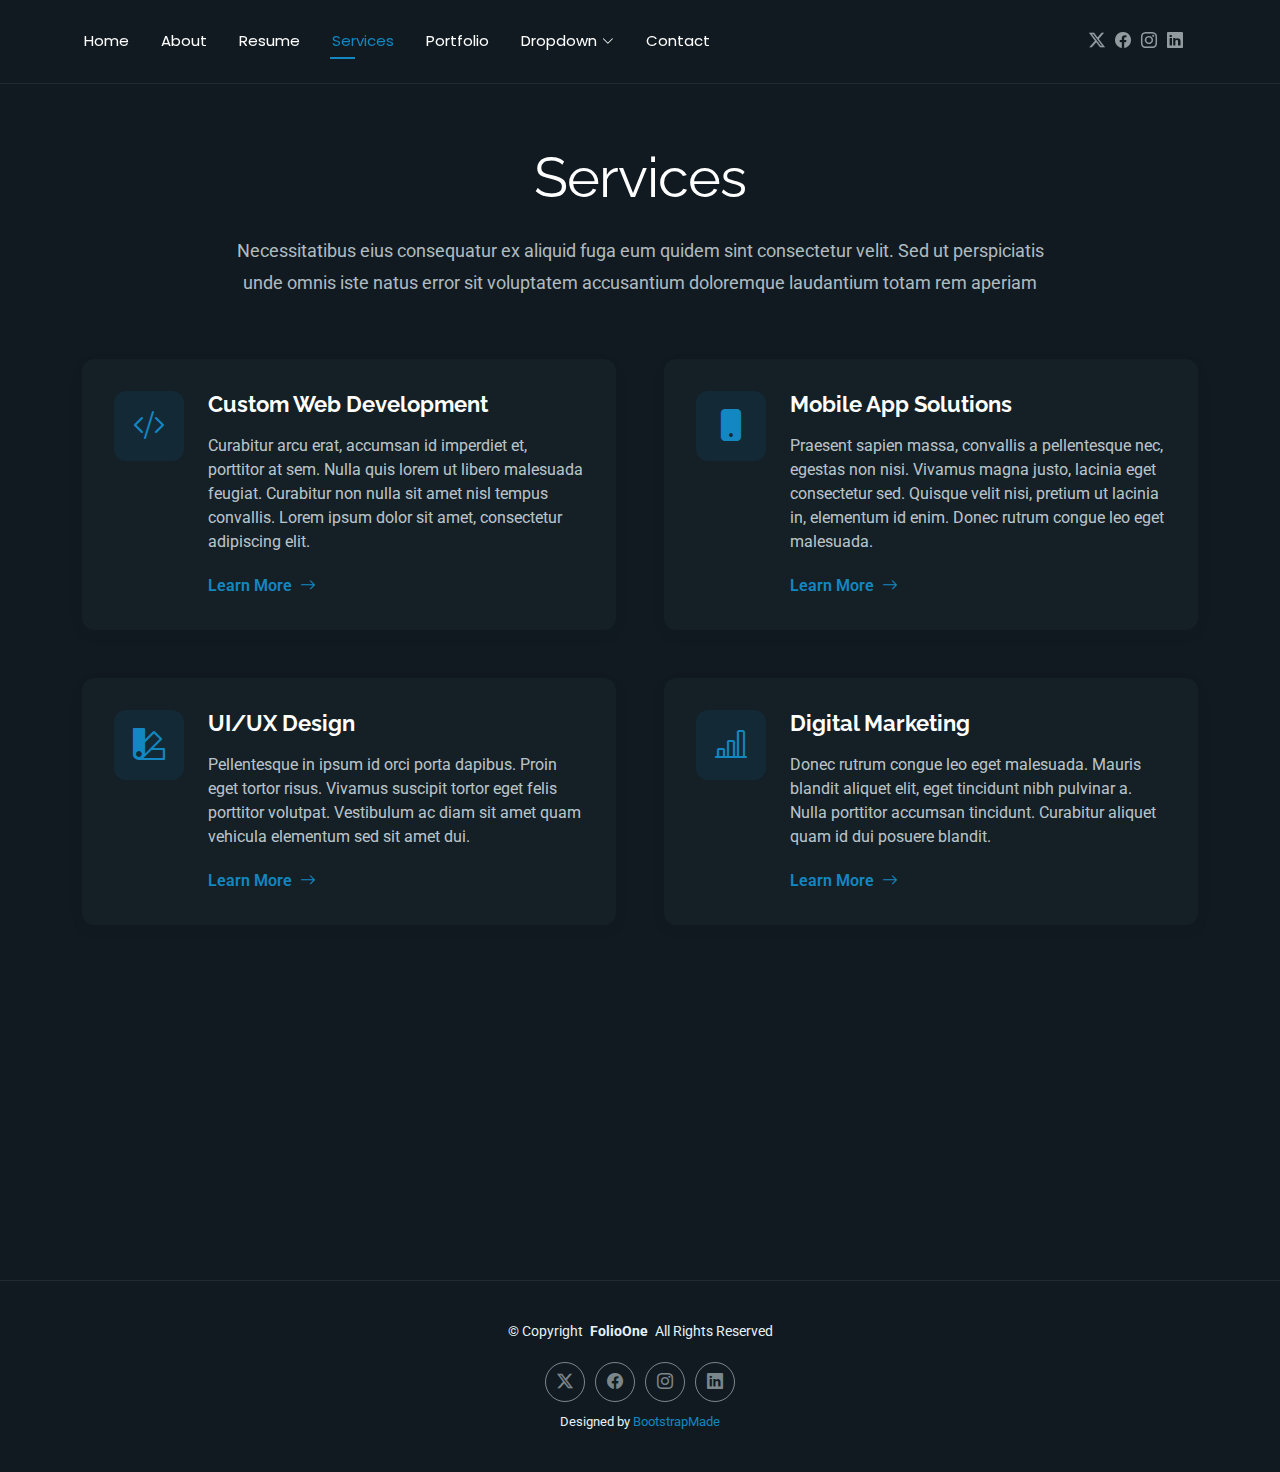
<file: services.html>
<!DOCTYPE html>
<html lang="en">

<head>
  <meta charset="utf-8">
  <meta content="width=device-width, initial-scale=1.0" name="viewport">
  <title>Services - FolioOne Bootstrap Template</title>
  <meta name="description" content="">
  <meta name="keywords" content="">

  <!-- Favicons -->
  <link href="assets/img/favicon.png" rel="icon">
  <link href="assets/img/apple-touch-icon.png" rel="apple-touch-icon">

  <!-- Fonts -->
  <link href="https://fonts.googleapis.com" rel="preconnect">
  <link href="https://fonts.gstatic.com" rel="preconnect" crossorigin>
  <link href="https://fonts.googleapis.com/css2?family=Roboto:ital,wght@0,100;0,300;0,400;0,500;0,700;0,900;1,100;1,300;1,400;1,500;1,700;1,900&family=Poppins:ital,wght@0,100;0,200;0,300;0,400;0,500;0,600;0,700;0,800;0,900;1,100;1,200;1,300;1,400;1,500;1,600;1,700;1,800;1,900&family=Raleway:ital,wght@0,100;0,200;0,300;0,400;0,500;0,600;0,700;0,800;0,900;1,100;1,200;1,300;1,400;1,500;1,600;1,700;1,800;1,900&display=swap" rel="stylesheet">

  <!-- Vendor CSS Files -->
  <link href="assets/vendor/bootstrap/css/bootstrap.min.css" rel="stylesheet">
  <link href="assets/vendor/bootstrap-icons/bootstrap-icons.css" rel="stylesheet">
  <link href="assets/vendor/aos/aos.css" rel="stylesheet">
  <link href="assets/vendor/swiper/swiper-bundle.min.css" rel="stylesheet">
  <link href="assets/vendor/glightbox/css/glightbox.min.css" rel="stylesheet">

  <!-- Main CSS File -->
  <link href="assets/css/main.css" rel="stylesheet">

  <!-- =======================================================
  * Template Name: FolioOne
  * Template URL: https://bootstrapmade.com/folioone-bootstrap-portfolio-website-template/
  * Updated: Aug 23 2025 with Bootstrap v5.3.7
  * Author: BootstrapMade.com
  * License: https://bootstrapmade.com/license/
  ======================================================== -->
</head>

<body class="services-page">

  <header id="header" class="header d-flex align-items-center light-background sticky-top">
    <div class="container position-relative d-flex align-items-center justify-content-between">

      <!-- <a href="index.html" class="logo d-flex align-items-center me-auto me-xl-0">
      <img src="assets/img/logo.webp" alt="">
      <h1 class="sitename">FolioOne</h1> 
    </a> -->

      <nav id="navmenu" class="navmenu">
        <ul>
          <li><a href="index.html">Home</a></li>
          <li><a href="about.html">About</a></li>
          <li><a href="resume.html">Resume</a></li>
          <li><a href="services.html" class="active">Services</a></li>
          <li><a href="portfolio.html">Portfolio</a></li>
          <li class="dropdown"><a href="#"><span>Dropdown</span> <i class="bi bi-chevron-down toggle-dropdown"></i></a>
            <ul>
              <li><a href="#">Dropdown 1</a></li>
              <li class="dropdown"><a href="#"><span>Deep Dropdown</span> <i class="bi bi-chevron-down toggle-dropdown"></i></a>
                <ul>
                  <li><a href="#">Deep Dropdown 1</a></li>
                  <li><a href="#">Deep Dropdown 2</a></li>
                  <li><a href="#">Deep Dropdown 3</a></li>
                  <li><a href="#">Deep Dropdown 4</a></li>
                  <li><a href="#">Deep Dropdown 5</a></li>
                </ul>
              </li>
              <li><a href="#">Dropdown 2</a></li>
              <li><a href="#">Dropdown 3</a></li>
              <li><a href="#">Dropdown 4</a></li>
            </ul>
          </li>
          <li><a href="contact.html">Contact</a></li>
        </ul>
        <i class="mobile-nav-toggle d-xl-none bi bi-list"></i>
      </nav>

      <div class="header-social-links">
        <a href="#" class="twitter"><i class="bi bi-twitter-x"></i></a>
        <a href="#" class="facebook"><i class="bi bi-facebook"></i></a>
        <a href="#" class="instagram"><i class="bi bi-instagram"></i></a>
        <a href="#" class="linkedin"><i class="bi bi-linkedin"></i></a>
      </div>

    </div>
  </header>

  <main class="main">

    <!-- Services Section -->
    <section id="services" class="services section">

      <!-- Section Title -->
      <div class="container section-title" data-aos="fade-up">
        <h2>Services</h2>
        <p>Necessitatibus eius consequatur ex aliquid fuga eum quidem sint consectetur velit. Sed ut perspiciatis unde omnis iste natus error sit voluptatem accusantium doloremque laudantium totam rem aperiam</p>
      </div><!-- End Section Title -->

      <div class="container" data-aos="fade-up" data-aos-delay="100">

        <div class="row justify-content-center g-5">

          <div class="col-md-6" data-aos="fade-right" data-aos-delay="100">
            <div class="service-item">
              <div class="service-icon">
                <i class="bi bi-code-slash"></i>
              </div>
              <div class="service-content">
                <h3>Custom Web Development</h3>
                <p>Curabitur arcu erat, accumsan id imperdiet et, porttitor at sem. Nulla quis lorem ut libero malesuada feugiat. Curabitur non nulla sit amet nisl tempus convallis. Lorem ipsum dolor sit amet, consectetur adipiscing elit.</p>
                <a href="service-details.html" class="service-link">
                  <span>Learn More</span>
                  <i class="bi bi-arrow-right"></i>
                </a>
              </div>
            </div>
          </div><!-- End Service Item -->

          <div class="col-md-6" data-aos="fade-left" data-aos-delay="100">
            <div class="service-item">
              <div class="service-icon">
                <i class="bi bi-phone-fill"></i>
              </div>
              <div class="service-content">
                <h3>Mobile App Solutions</h3>
                <p>Praesent sapien massa, convallis a pellentesque nec, egestas non nisi. Vivamus magna justo, lacinia eget consectetur sed. Quisque velit nisi, pretium ut lacinia in, elementum id enim. Donec rutrum congue leo eget malesuada.</p>
                <a href="service-details.html" class="service-link">
                  <span>Learn More</span>
                  <i class="bi bi-arrow-right"></i>
                </a>
              </div>
            </div>
          </div><!-- End Service Item -->

          <div class="col-md-6" data-aos="fade-right" data-aos-delay="200">
            <div class="service-item">
              <div class="service-icon">
                <i class="bi bi-palette2"></i>
              </div>
              <div class="service-content">
                <h3>UI/UX Design</h3>
                <p>Pellentesque in ipsum id orci porta dapibus. Proin eget tortor risus. Vivamus suscipit tortor eget felis porttitor volutpat. Vestibulum ac diam sit amet quam vehicula elementum sed sit amet dui.</p>
                <a href="service-details.html" class="service-link">
                  <span>Learn More</span>
                  <i class="bi bi-arrow-right"></i>
                </a>
              </div>
            </div>
          </div><!-- End Service Item -->

          <div class="col-md-6" data-aos="fade-left" data-aos-delay="200">
            <div class="service-item">
              <div class="service-icon">
                <i class="bi bi-bar-chart-line"></i>
              </div>
              <div class="service-content">
                <h3>Digital Marketing</h3>
                <p>Donec rutrum congue leo eget malesuada. Mauris blandit aliquet elit, eget tincidunt nibh pulvinar a. Nulla porttitor accumsan tincidunt. Curabitur aliquet quam id dui posuere blandit.</p>
                <a href="service-details.html" class="service-link">
                  <span>Learn More</span>
                  <i class="bi bi-arrow-right"></i>
                </a>
              </div>
            </div>
          </div><!-- End Service Item -->

          <div class="col-md-6" data-aos="fade-right" data-aos-delay="300">
            <div class="service-item">
              <div class="service-icon">
                <i class="bi bi-cloud-check"></i>
              </div>
              <div class="service-content">
                <h3>Cloud Computing</h3>
                <p>Curabitur aliquet quam id dui posuere blandit. Sed porttitor lectus nibh. Vivamus magna justo, lacinia eget consectetur sed, convallis at tellus. Nulla quis lorem ut libero malesuada feugiat.</p>
                <a href="service-details.html" class="service-link">
                  <span>Learn More</span>
                  <i class="bi bi-arrow-right"></i>
                </a>
              </div>
            </div>
          </div><!-- End Service Item -->

          <div class="col-md-6" data-aos="fade-left" data-aos-delay="300">
            <div class="service-item">
              <div class="service-icon">
                <i class="bi bi-shield-lock"></i>
              </div>
              <div class="service-content">
                <h3>Cybersecurity Solutions</h3>
                <p>Vestibulum ac diam sit amet quam vehicula elementum sed sit amet dui. Donec sollicitudin molestie malesuada. Curabitur arcu erat, accumsan id imperdiet et. Proin eget tortor risus.</p>
                <a href="service-details.html" class="service-link">
                  <span>Learn More</span>
                  <i class="bi bi-arrow-right"></i>
                </a>
              </div>
            </div>
          </div><!-- End Service Item -->

        </div>

      </div>

    </section><!-- /Services Section -->

  </main>

  <footer id="footer" class="footer">

    <div class="container">
      <div class="copyright text-center ">
        <p>© <span>Copyright</span> <strong class="px-1 sitename">FolioOne</strong> <span>All Rights Reserved<br></span></p>
      </div>
      <div class="social-links d-flex justify-content-center">
        <a href=""><i class="bi bi-twitter-x"></i></a>
        <a href=""><i class="bi bi-facebook"></i></a>
        <a href=""><i class="bi bi-instagram"></i></a>
        <a href=""><i class="bi bi-linkedin"></i></a>
      </div>
      <div class="credits">
        <!-- All the links in the footer should remain intact. -->
        <!-- You can delete the links only if you've purchased the pro version. -->
        <!-- Licensing information: https://bootstrapmade.com/license/ -->
        <!-- Purchase the pro version with working PHP/AJAX contact form: [buy-url] -->
        Designed by <a href="https://bootstrapmade.com/">BootstrapMade</a>
      </div>
    </div>

  </footer>

  <!-- Scroll Top -->
  <a href="#" id="scroll-top" class="scroll-top d-flex align-items-center justify-content-center"><i class="bi bi-arrow-up-short"></i></a>

  <!-- Preloader -->
  <div id="preloader"></div>

  <!-- Vendor JS Files -->
  <script src="assets/vendor/bootstrap/js/bootstrap.bundle.min.js"></script>
  <script src="assets/vendor/php-email-form/validate.js"></script>
  <script src="assets/vendor/aos/aos.js"></script>
  <script src="assets/vendor/typed.js/typed.umd.js"></script>
  <script src="assets/vendor/waypoints/noframework.waypoints.js"></script>
  <script src="assets/vendor/purecounter/purecounter_vanilla.js"></script>
  <script src="assets/vendor/swiper/swiper-bundle.min.js"></script>
  <script src="assets/vendor/imagesloaded/imagesloaded.pkgd.min.js"></script>
  <script src="assets/vendor/isotope-layout/isotope.pkgd.min.js"></script>
  <script src="assets/vendor/glightbox/js/glightbox.min.js"></script>

  <!-- Main JS File -->
  <script src="assets/js/main.js"></script>

</body>

</html>
</file>
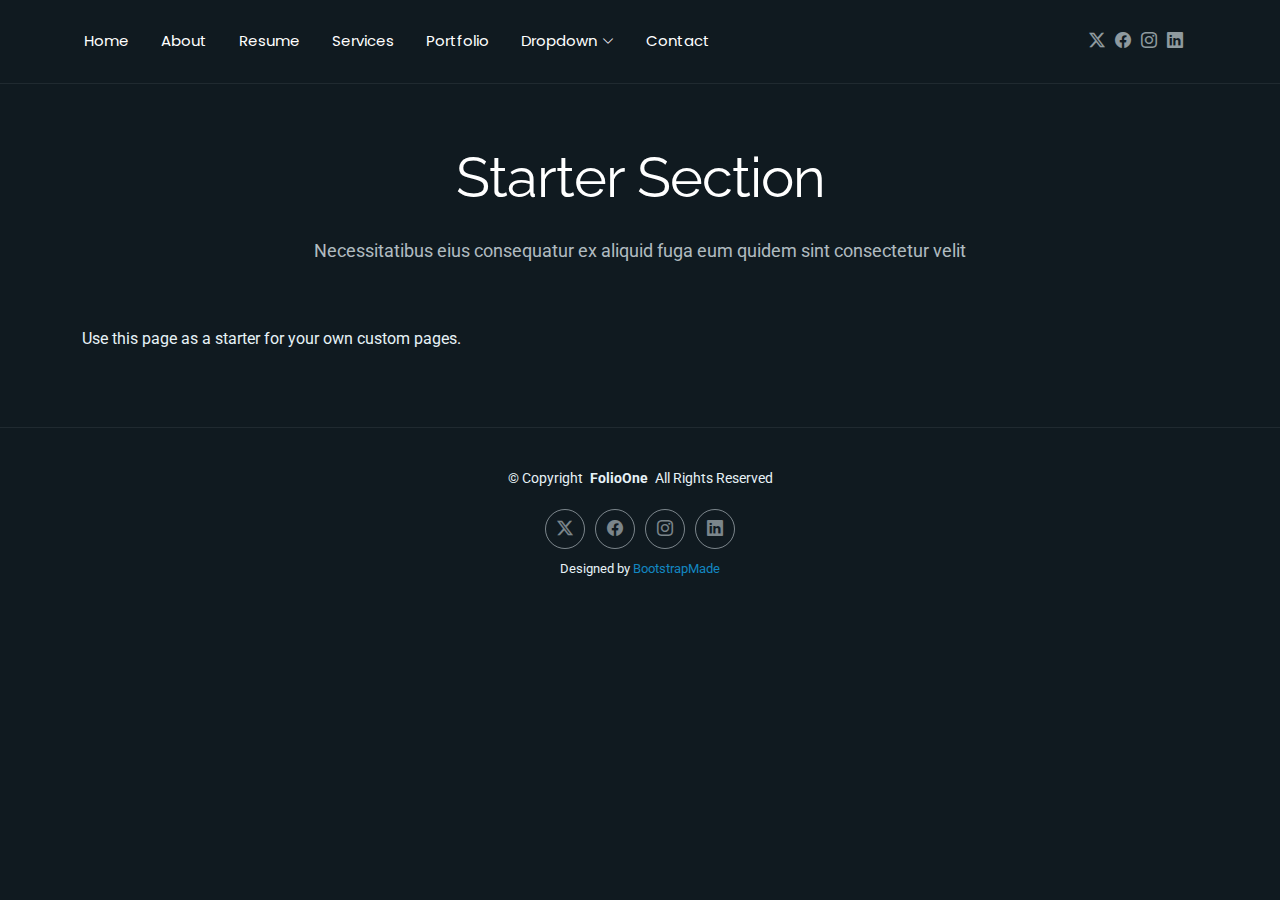
<file: starter-page.html>
<!DOCTYPE html>
<html lang="en">

<head>
  <meta charset="utf-8">
  <meta content="width=device-width, initial-scale=1.0" name="viewport">
  <title>Starter Page - FolioOne Bootstrap Template</title>
  <meta name="description" content="">
  <meta name="keywords" content="">

  <!-- Favicons -->
  <link href="assets/img/favicon.png" rel="icon">
  <link href="assets/img/apple-touch-icon.png" rel="apple-touch-icon">

  <!-- Fonts -->
  <link href="https://fonts.googleapis.com" rel="preconnect">
  <link href="https://fonts.gstatic.com" rel="preconnect" crossorigin>
  <link href="https://fonts.googleapis.com/css2?family=Roboto:ital,wght@0,100;0,300;0,400;0,500;0,700;0,900;1,100;1,300;1,400;1,500;1,700;1,900&family=Poppins:ital,wght@0,100;0,200;0,300;0,400;0,500;0,600;0,700;0,800;0,900;1,100;1,200;1,300;1,400;1,500;1,600;1,700;1,800;1,900&family=Raleway:ital,wght@0,100;0,200;0,300;0,400;0,500;0,600;0,700;0,800;0,900;1,100;1,200;1,300;1,400;1,500;1,600;1,700;1,800;1,900&display=swap" rel="stylesheet">

  <!-- Vendor CSS Files -->
  <link href="assets/vendor/bootstrap/css/bootstrap.min.css" rel="stylesheet">
  <link href="assets/vendor/bootstrap-icons/bootstrap-icons.css" rel="stylesheet">
  <link href="assets/vendor/aos/aos.css" rel="stylesheet">
  <link href="assets/vendor/swiper/swiper-bundle.min.css" rel="stylesheet">
  <link href="assets/vendor/glightbox/css/glightbox.min.css" rel="stylesheet">

  <!-- Main CSS File -->
  <link href="assets/css/main.css" rel="stylesheet">

  <!-- =======================================================
  * Template Name: FolioOne
  * Template URL: https://bootstrapmade.com/folioone-bootstrap-portfolio-website-template/
  * Updated: Aug 23 2025 with Bootstrap v5.3.7
  * Author: BootstrapMade.com
  * License: https://bootstrapmade.com/license/
  ======================================================== -->
</head>

<body class="starter-page-page">

  <header id="header" class="header d-flex align-items-center light-background sticky-top">
    <div class="container position-relative d-flex align-items-center justify-content-between">

      <!-- <a href="index.html" class="logo d-flex align-items-center me-auto me-xl-0">
      <img src="assets/img/logo.webp" alt="">
      <h1 class="sitename">FolioOne</h1> 
    </a> -->

      <nav id="navmenu" class="navmenu">
        <ul>
          <li><a href="index.html">Home</a></li>
          <li><a href="about.html">About</a></li>
          <li><a href="resume.html">Resume</a></li>
          <li><a href="services.html">Services</a></li>
          <li><a href="portfolio.html">Portfolio</a></li>
          <li class="dropdown"><a href="#"><span>Dropdown</span> <i class="bi bi-chevron-down toggle-dropdown"></i></a>
            <ul>
              <li><a href="#">Dropdown 1</a></li>
              <li class="dropdown"><a href="#"><span>Deep Dropdown</span> <i class="bi bi-chevron-down toggle-dropdown"></i></a>
                <ul>
                  <li><a href="#">Deep Dropdown 1</a></li>
                  <li><a href="#">Deep Dropdown 2</a></li>
                  <li><a href="#">Deep Dropdown 3</a></li>
                  <li><a href="#">Deep Dropdown 4</a></li>
                  <li><a href="#">Deep Dropdown 5</a></li>
                </ul>
              </li>
              <li><a href="#">Dropdown 2</a></li>
              <li><a href="#">Dropdown 3</a></li>
              <li><a href="#">Dropdown 4</a></li>
            </ul>
          </li>
          <li><a href="contact.html">Contact</a></li>
        </ul>
        <i class="mobile-nav-toggle d-xl-none bi bi-list"></i>
      </nav>

      <div class="header-social-links">
        <a href="#" class="twitter"><i class="bi bi-twitter-x"></i></a>
        <a href="#" class="facebook"><i class="bi bi-facebook"></i></a>
        <a href="#" class="instagram"><i class="bi bi-instagram"></i></a>
        <a href="#" class="linkedin"><i class="bi bi-linkedin"></i></a>
      </div>

    </div>
  </header>

  <main class="main">

    <!-- Starter Section Section -->
    <section id="starter-section" class="starter-section section">

      <!-- Section Title -->
      <div class="container section-title" data-aos="fade-up">
        <h2>Starter Section</h2>
        <p>Necessitatibus eius consequatur ex aliquid fuga eum quidem sint consectetur velit</p>
      </div><!-- End Section Title -->

      <div class="container" data-aos="fade-up">
        <p>Use this page as a starter for your own custom pages.</p>
      </div>

    </section><!-- /Starter Section Section -->

  </main>

  <footer id="footer" class="footer">

    <div class="container">
      <div class="copyright text-center ">
        <p>© <span>Copyright</span> <strong class="px-1 sitename">FolioOne</strong> <span>All Rights Reserved<br></span></p>
      </div>
      <div class="social-links d-flex justify-content-center">
        <a href=""><i class="bi bi-twitter-x"></i></a>
        <a href=""><i class="bi bi-facebook"></i></a>
        <a href=""><i class="bi bi-instagram"></i></a>
        <a href=""><i class="bi bi-linkedin"></i></a>
      </div>
      <div class="credits">
        <!-- All the links in the footer should remain intact. -->
        <!-- You can delete the links only if you've purchased the pro version. -->
        <!-- Licensing information: https://bootstrapmade.com/license/ -->
        <!-- Purchase the pro version with working PHP/AJAX contact form: [buy-url] -->
        Designed by <a href="https://bootstrapmade.com/">BootstrapMade</a>
      </div>
    </div>

  </footer>

  <!-- Scroll Top -->
  <a href="#" id="scroll-top" class="scroll-top d-flex align-items-center justify-content-center"><i class="bi bi-arrow-up-short"></i></a>

  <!-- Preloader -->
  <div id="preloader"></div>

  <!-- Vendor JS Files -->
  <script src="assets/vendor/bootstrap/js/bootstrap.bundle.min.js"></script>
  <script src="assets/vendor/php-email-form/validate.js"></script>
  <script src="assets/vendor/aos/aos.js"></script>
  <script src="assets/vendor/typed.js/typed.umd.js"></script>
  <script src="assets/vendor/waypoints/noframework.waypoints.js"></script>
  <script src="assets/vendor/purecounter/purecounter_vanilla.js"></script>
  <script src="assets/vendor/swiper/swiper-bundle.min.js"></script>
  <script src="assets/vendor/imagesloaded/imagesloaded.pkgd.min.js"></script>
  <script src="assets/vendor/isotope-layout/isotope.pkgd.min.js"></script>
  <script src="assets/vendor/glightbox/js/glightbox.min.js"></script>

  <!-- Main JS File -->
  <script src="assets/js/main.js"></script>

</body>

</html>
</file>
<file: assets/css/main.css>
/**
* Template Name: FolioOne
* Template URL: https://bootstrapmade.com/folioone-bootstrap-portfolio-website-template/
* Updated: Aug 23 2025 with Bootstrap v5.3.7
* Author: BootstrapMade.com
* License: https://bootstrapmade.com/license/
*/

/*--------------------------------------------------------------
# Font & Color Variables
# Help: https://bootstrapmade.com/color-system/
--------------------------------------------------------------*/
/* Fonts */
:root {
  --default-font: "Roboto",  system-ui, -apple-system, "Segoe UI", Roboto, "Helvetica Neue", Arial, "Noto Sans", "Liberation Sans", sans-serif, "Apple Color Emoji", "Segoe UI Emoji", "Segoe UI Symbol", "Noto Color Emoji";
  --heading-font: "Raleway",  sans-serif;
  --nav-font: "Poppins",  sans-serif;
}

/* Global Colors - The following color variables are used throughout the website. Updating them here will change the color scheme of the entire website */
:root { 
  --background-color: #101a20; /* Background color for the entire website, including individual sections */
  --default-color: #e7f2f7; /* Default color used for the majority of the text content across the entire website */
  --heading-color: #ffffff; /* Color for headings, subheadings and title throughout the website */
  --accent-color: #1387c1; /* Accent color that represents your brand on the website. It's used for buttons, links, and other elements that need to stand out */
  --surface-color: #141f26; /* The surface color is used as a background of boxed elements within sections, such as cards, icon boxes, or other elements that require a visual separation from the global background. */
  --contrast-color: #ffffff; /* Contrast color for text, ensuring readability against backgrounds of accent, heading, or default colors. */
}

/* Nav Menu Colors - The following color variables are used specifically for the navigation menu. They are separate from the global colors to allow for more customization options */
:root {
  --nav-color: #ffffff;  /* The default color of the main navmenu links */
  --nav-hover-color: #1387c1; /* Applied to main navmenu links when they are hovered over or active */
  --nav-mobile-background-color: #213642; /* Used as the background color for mobile navigation menu */
  --nav-dropdown-background-color: #051117; /* Used as the background color for dropdown items that appear when hovering over primary navigation items */
  --nav-dropdown-color: #e7f2f7; /* Used for navigation links of the dropdown items in the navigation menu. */
  --nav-dropdown-hover-color: #1387c1; /* Similar to --nav-hover-color, this color is applied to dropdown navigation links when they are hovered over. */
}

/* Color Presets - These classes override global colors when applied to any section or element, providing reuse of the sam color scheme. */

.light-background {
  --background-color: #142027;
  --surface-color: #325264;
}

.dark-background {
  --background-color: #0b1419;
  --default-color: #ffffff;
  --heading-color: #ffffff;
  --surface-color: #252525;
  --contrast-color: #ffffff;
}

/* Smooth scroll */
:root {
  scroll-behavior: smooth;
}

/*--------------------------------------------------------------
# General Styling & Shared Classes
--------------------------------------------------------------*/
body {
  color: var(--default-color);
  background-color: var(--background-color);
  font-family: var(--default-font);
}

a {
  color: var(--accent-color);
  text-decoration: none;
  transition: 0.3s;
}

a:hover {
  color: color-mix(in srgb, var(--accent-color), transparent 25%);
  text-decoration: none;
}

h1,
h2,
h3,
h4,
h5,
h6 {
  color: var(--heading-color);
  font-family: var(--heading-font);
}

/* PHP Email Form Messages
------------------------------*/
.php-email-form .error-message {
  display: none;
  background: #df1529;
  color: #ffffff;
  text-align: left;
  padding: 15px;
  margin-bottom: 24px;
  font-weight: 600;
}

.php-email-form .sent-message {
  display: none;
  color: #ffffff;
  background: #059652;
  text-align: center;
  padding: 15px;
  margin-bottom: 24px;
  font-weight: 600;
}

.php-email-form .loading {
  display: none;
  background: var(--surface-color);
  text-align: center;
  padding: 15px;
  margin-bottom: 24px;
}

.php-email-form .loading:before {
  content: "";
  display: inline-block;
  border-radius: 50%;
  width: 24px;
  height: 24px;
  margin: 0 10px -6px 0;
  border: 3px solid var(--accent-color);
  border-top-color: var(--surface-color);
  animation: php-email-form-loading 1s linear infinite;
}

@keyframes php-email-form-loading {
  0% {
    transform: rotate(0deg);
  }

  100% {
    transform: rotate(360deg);
  }
}

/*--------------------------------------------------------------
# Global Header
--------------------------------------------------------------*/
.header {
  --background-color: rgba(255, 255, 255, 0);
  color: var(--default-color);
  background-color: var(--background-color);
  padding: 15px 0;
  transition: all 0.5s;
  z-index: 997;
  border-bottom: 1px solid color-mix(in srgb, var(--default-color), transparent 92%);
}

.header .logo {
  line-height: 1;
}

.header .logo img {
  max-height: 36px;
  margin-right: 8px;
}

.header .logo h1 {
  font-size: 32px;
  margin: 0;
  font-weight: 400;
  color: var(--heading-color);
}

.header .header-social-links {
  padding-right: 15px;
}

.header .header-social-links a {
  color: color-mix(in srgb, var(--default-color), transparent 40%);
  padding-left: 6px;
  display: inline-block;
  transition: 0.3s;
  font-size: 16px;
}

.header .header-social-links a:hover {
  color: var(--default-color);
}

.header .header-social-links a i {
  line-height: 0px;
}

@media (max-width: 1200px) {
  .header .logo {
    order: 1;
  }

  .header .header-social-links {
    order: 2;
  }

  .header .navmenu {
    order: 3;
  }
}

/* Global Header on Scroll
------------------------------*/
.scrolled .header {
  --background-color: rgba(16, 26, 32, 0.9);
}

/*--------------------------------------------------------------
# Navigation Menu
--------------------------------------------------------------*/
/* Desktop Navigation */
@media (min-width: 1200px) {
  .navmenu {
    padding: 0;
  }

  .navmenu ul {
    margin: 0;
    padding: 0;
    display: flex;
    list-style: none;
    align-items: center;
  }

  .navmenu li {
    position: relative;
  }

  .navmenu>ul>li {
    white-space: nowrap;
    padding: 15px 28px 15px 0;
  }

  .navmenu>ul>li:last-child {
    padding-right: 0;
  }

  .navmenu a,
  .navmenu a:focus {
    color: var(--nav-color);
    font-size: 15px;
    padding: 0 2px;
    font-family: var(--nav-font);
    font-weight: 400;
    display: flex;
    align-items: center;
    justify-content: space-between;
    white-space: nowrap;
    transition: 0.3s;
    position: relative;
  }

  .navmenu a i,
  .navmenu a:focus i {
    font-size: 12px;
    line-height: 0;
    margin-left: 5px;
    transition: 0.3s;
  }

  .navmenu>ul>li>a:before {
    content: "";
    position: absolute;
    height: 2px;
    bottom: -6px;
    left: 0;
    background-color: var(--nav-hover-color);
    visibility: hidden;
    width: 0px;
    transition: all 0.3s ease-in-out 0s;
  }

  .navmenu a:hover:before,
  .navmenu li:hover>a:before,
  .navmenu .active:before {
    visibility: visible;
    width: 25px;
  }

  .navmenu li:hover>a,
  .navmenu .active,
  .navmenu .active:focus {
    color: var(--nav-hover-color);
  }

  .navmenu .dropdown ul {
    margin: 0;
    padding: 10px 0;
    background: var(--nav-dropdown-background-color);
    display: block;
    position: absolute;
    visibility: hidden;
    left: -5px;
    top: 130%;
    opacity: 0;
    transition: 0.3s;
    border-radius: 4px;
    z-index: 99;
    box-shadow: 0px 0px 30px rgba(0, 0, 0, 0.1);
  }

  .navmenu .dropdown ul li {
    min-width: 200px;
  }

  .navmenu .dropdown ul a {
    padding: 10px 20px;
    font-size: 15px;
    text-transform: none;
    color: var(--nav-dropdown-color);
  }

  .navmenu .dropdown ul a i {
    font-size: 12px;
  }

  .navmenu .dropdown ul a:hover,
  .navmenu .dropdown ul .active:hover,
  .navmenu .dropdown ul li:hover>a {
    color: var(--nav-dropdown-hover-color);
  }

  .navmenu .dropdown:hover>ul {
    opacity: 1;
    top: 100%;
    visibility: visible;
  }

  .navmenu .dropdown .dropdown ul {
    top: 0;
    left: -90%;
    visibility: hidden;
  }

  .navmenu .dropdown .dropdown:hover>ul {
    opacity: 1;
    top: 0;
    left: -100%;
    visibility: visible;
  }
}

/* Mobile Navigation */
@media (max-width: 1199px) {
  .mobile-nav-toggle {
    color: var(--nav-color);
    font-size: 28px;
    line-height: 0;
    margin-right: 10px;
    cursor: pointer;
    transition: color 0.3s;
  }

  .navmenu {
    padding: 0;
    z-index: 9997;
  }

  .navmenu ul {
    display: none;
    list-style: none;
    position: absolute;
    inset: 60px 20px 20px 20px;
    padding: 10px 0;
    margin: 0;
    border-radius: 6px;
    background-color: var(--nav-mobile-background-color);
    border: 1px solid color-mix(in srgb, var(--default-color), transparent 90%);
    box-shadow: none;
    overflow-y: auto;
    transition: 0.3s;
    z-index: 9998;
  }

  .navmenu a,
  .navmenu a:focus {
    color: var(--nav-dropdown-color);
    padding: 10px 20px;
    font-family: var(--nav-font);
    font-size: 17px;
    font-weight: 500;
    display: flex;
    align-items: center;
    justify-content: space-between;
    white-space: nowrap;
    transition: 0.3s;
  }

  .navmenu a i,
  .navmenu a:focus i {
    font-size: 12px;
    line-height: 0;
    margin-left: 5px;
    width: 30px;
    height: 30px;
    display: flex;
    align-items: center;
    justify-content: center;
    border-radius: 50%;
    transition: 0.3s;
    background-color: color-mix(in srgb, var(--accent-color), transparent 90%);
  }

  .navmenu a i:hover,
  .navmenu a:focus i:hover {
    background-color: var(--accent-color);
    color: var(--contrast-color);
  }

  .navmenu a:hover,
  .navmenu .active,
  .navmenu .active:focus {
    color: var(--nav-dropdown-hover-color);
  }

  .navmenu .active i,
  .navmenu .active:focus i {
    background-color: var(--accent-color);
    color: var(--contrast-color);
    transform: rotate(180deg);
  }

  .navmenu .dropdown ul {
    position: static;
    display: none;
    z-index: 99;
    padding: 10px 0;
    margin: 10px 20px;
    background-color: var(--nav-dropdown-background-color);
    transition: all 0.5s ease-in-out;
  }

  .navmenu .dropdown ul ul {
    background-color: rgba(33, 37, 41, 0.1);
  }

  .navmenu .dropdown>.dropdown-active {
    display: block;
    background-color: rgba(33, 37, 41, 0.03);
  }

  .mobile-nav-active {
    overflow: hidden;
  }

  .mobile-nav-active .mobile-nav-toggle {
    color: #fff;
    position: absolute;
    font-size: 32px;
    top: 15px;
    right: 15px;
    margin-right: 0;
    z-index: 9999;
  }

  .mobile-nav-active .navmenu {
    position: fixed;
    overflow: hidden;
    inset: 0;
    background: rgba(33, 37, 41, 0.8);
    transition: 0.3s;
  }

  .mobile-nav-active .navmenu>ul {
    display: block;
  }
}

/*--------------------------------------------------------------
# Global Footer
--------------------------------------------------------------*/
.footer {
  color: var(--default-color);
  background-color: var(--background-color);
  font-size: 14px;
  padding: 40px 0;
  position: relative;
  border-top: 1px solid color-mix(in srgb, var(--default-color), transparent 92%);
}

.footer .copyright p {
  margin-bottom: 0;
}

.footer .social-links {
  margin-top: 20px;
}

.footer .social-links a {
  display: flex;
  align-items: center;
  justify-content: center;
  width: 40px;
  height: 40px;
  border-radius: 50%;
  border: 1px solid color-mix(in srgb, var(--default-color), transparent 50%);
  font-size: 16px;
  color: color-mix(in srgb, var(--default-color), transparent 50%);
  margin: 0 5px;
  transition: 0.3s;
}

.footer .social-links a:hover {
  color: var(--accent-color);
  border-color: var(--accent-color);
}

.footer .credits {
  margin-top: 10px;
  font-size: 13px;
  text-align: center;
}

/*--------------------------------------------------------------
# Preloader
--------------------------------------------------------------*/
#preloader {
  position: fixed;
  inset: 0;
  z-index: 9999;
  overflow: hidden;
  background-color: var(--background-color);
  transition: all 0.6s ease-out;
  width: 100%;
  height: 100vh;
}

#preloader:before,
#preloader:after {
  content: "";
  position: absolute;
  border: 4px solid var(--accent-color);
  border-radius: 50%;
  animation: animate-preloader 2s cubic-bezier(0, 0.2, 0.8, 1) infinite;
}

#preloader:after {
  animation-delay: -0.5s;
}

@keyframes animate-preloader {
  0% {
    width: 10px;
    height: 10px;
    top: calc(50% - 5px);
    left: calc(50% - 5px);
    opacity: 1;
  }

  100% {
    width: 72px;
    height: 72px;
    top: calc(50% - 36px);
    left: calc(50% - 36px);
    opacity: 0;
  }
}

/*--------------------------------------------------------------
# Scroll Top Button
--------------------------------------------------------------*/
.scroll-top {
  position: fixed;
  visibility: hidden;
  opacity: 0;
  right: 15px;
  bottom: -15px;
  z-index: 99999;
  background-color: var(--accent-color);
  width: 44px;
  height: 44px;
  border-radius: 50px;
  transition: all 0.4s;
}

.scroll-top i {
  font-size: 24px;
  color: var(--contrast-color);
  line-height: 0;
}

.scroll-top:hover {
  background-color: color-mix(in srgb, var(--accent-color), transparent 20%);
  color: var(--contrast-color);
}

.scroll-top.active {
  visibility: visible;
  opacity: 1;
  bottom: 15px;
}

/*--------------------------------------------------------------
# Disable aos animation delay on mobile devices
--------------------------------------------------------------*/
@media screen and (max-width: 768px) {
  [data-aos-delay] {
    transition-delay: 0 !important;
  }
}

/*--------------------------------------------------------------
# Global Page Titles & Breadcrumbs
--------------------------------------------------------------*/
.page-title {
  color: var(--default-color);
  background-color: var(--background-color);
  position: relative;
}

.page-title .heading {
  padding: 80px 0;
  border-top: 1px solid color-mix(in srgb, var(--default-color), transparent 90%);
}

.page-title .heading h1 {
  font-size: 38px;
  font-weight: 700;
}

.page-title nav {
  background-color: color-mix(in srgb, var(--default-color), transparent 96%);
  padding: 20px 0;
}

.page-title nav ol {
  display: flex;
  flex-wrap: wrap;
  list-style: none;
  padding: 0;
  margin: 0;
  font-size: 16px;
  font-weight: 400;
}

.page-title nav ol li+li {
  padding-left: 10px;
}

.page-title nav ol li+li::before {
  content: "/";
  display: inline-block;
  padding-right: 10px;
  color: color-mix(in srgb, var(--default-color), transparent 70%);
}

/*--------------------------------------------------------------
# Global Sections
--------------------------------------------------------------*/
section,
.section {
  color: var(--default-color);
  background-color: var(--background-color);
  padding: 60px 0;
  scroll-margin-top: 100px;
  overflow: clip;
}

@media (max-width: 1199px) {

  section,
  .section {
    scroll-margin-top: 66px;
  }
}

/*--------------------------------------------------------------
# Global Section Titles
--------------------------------------------------------------*/
.section-title {
  text-align: center;
  padding-bottom: 60px;
  position: relative;
}

.section-title h2 {
  font-size: 3.5rem;
  font-weight: 400;
  line-height: 1.2;
  color: var(--heading-color);
  margin-bottom: 1.5rem;
  letter-spacing: -1px;
}

@media (max-width: 768px) {
  .section-title h2 {
    font-size: 2.5rem;
  }
}

.section-title p {
  font-size: 1.125rem;
  line-height: 1.8;
  color: color-mix(in srgb, var(--default-color), transparent 25%);
  max-width: 900px;
  margin: 0 auto;
  text-wrap: balance;
}

/*--------------------------------------------------------------
# Hero Section
--------------------------------------------------------------*/
.hero {
  padding: 80px 0;
  min-height: 100vh;
  display: flex;
  align-items: center;
}

.hero .hero-content h1 {
  font-size: 3.5rem;
  font-weight: 700;
  margin-bottom: 1rem;
  line-height: 1.2;
}

.hero .hero-content h1 .highlight {
  color: var(--accent-color);
  position: relative;
}

.hero .hero-content h1 .highlight::after {
  content: "";
  position: absolute;
  bottom: 0;
  left: 0;
  width: 100%;
  height: 3px;
  background: linear-gradient(90deg, var(--accent-color), color-mix(in srgb, var(--accent-color), transparent 50%));
  border-radius: 2px;
}

@media (max-width: 768px) {
  .hero .hero-content h1 {
    font-size: 2.5rem;
  }
}

.hero .hero-content h2 {
  font-size: 1.5rem;
  font-weight: 400;
  margin-bottom: 2rem;
  color: color-mix(in srgb, var(--default-color), transparent 20%);
}

.hero .hero-content h2 .typed {
  color: var(--accent-color);
  font-weight: 600;
}

@media (max-width: 768px) {
  .hero .hero-content h2 {
    font-size: 1.25rem;
  }
}

.hero .hero-content p {
  font-size: 1.1rem;
  line-height: 1.6;
  margin-bottom: 2.5rem;
  color: color-mix(in srgb, var(--default-color), transparent 30%);
}

.hero .hero-actions {
  display: flex;
  gap: 1rem;
  margin-bottom: 3rem;
}

.hero .hero-actions .btn {
  padding: 12px 30px;
  border-radius: 50px;
  font-weight: 600;
  text-decoration: none;
  transition: all 0.3s ease;
  border: 2px solid;
}

.hero .hero-actions .btn.btn-primary {
  background: var(--accent-color);
  color: var(--contrast-color);
  border-color: var(--accent-color);
}

.hero .hero-actions .btn.btn-primary:hover {
  background: color-mix(in srgb, var(--accent-color), black 15%);
  border-color: color-mix(in srgb, var(--accent-color), black 15%);
  transform: translateY(-2px);
}

.hero .hero-actions .btn.btn-outline {
  background: transparent;
  color: var(--accent-color);
  border-color: var(--accent-color);
}

.hero .hero-actions .btn.btn-outline:hover {
  transform: translateY(-2px);
}

@media (max-width: 576px) {
  .hero .hero-actions {
    flex-direction: column;
  }

  .hero .hero-actions .btn {
    text-align: center;
  }
}

.hero .social-links {
  display: flex;
  gap: 1rem;
}

.hero .social-links a {
  width: 45px;
  height: 45px;
  background: var(--surface-color);
  border-radius: 50%;
  display: flex;
  align-items: center;
  justify-content: center;
  color: var(--default-color);
  font-size: 1.2rem;
  transition: all 0.3s ease;
}

.hero .social-links a:hover {
  background: var(--accent-color);
  color: var(--contrast-color);
  transform: translateY(-3px);
  box-shadow: 0 8px 25px color-mix(in srgb, var(--accent-color), transparent 70%);
}

.hero .hero-image {
  position: relative;
}

.hero .hero-image .image-wrapper {
  position: relative;
  max-width: 450px;
  margin: 0 auto;
}

.hero .hero-image .image-wrapper img {
  border-radius: 20px;
  box-shadow: 0 5px 15px color-mix(in srgb, var(--default-color), transparent 95%);
  transition: transform 0.3s ease;
}

.hero .hero-image .image-wrapper img:hover {
  transform: scale(1.02);
}

.hero .hero-image .floating-elements {
  position: absolute;
  top: 0;
  left: 0;
  right: 0;
  bottom: 0;
  pointer-events: none;
}

.hero .hero-image .floating-elements .floating-card {
  position: absolute;
  background: var(--surface-color);
  padding: 15px 20px;
  border-radius: 15px;
  box-shadow: 0 10px 30px color-mix(in srgb, var(--default-color), transparent 90%);
  display: flex;
  align-items: center;
  gap: 10px;
  font-weight: 600;
  animation: float 3s ease-in-out infinite;
}

.hero .hero-image .floating-elements .floating-card i {
  font-size: 1.5rem;
  color: var(--accent-color);
}

.hero .hero-image .floating-elements .floating-card.design {
  top: 10%;
  right: -10%;
  animation-delay: 0s;
}

.hero .hero-image .floating-elements .floating-card.code {
  bottom: 30%;
  left: -15%;
  animation-delay: 1s;
}

.hero .hero-image .floating-elements .floating-card.creativity {
  top: 60%;
  right: -5%;
  animation-delay: 2s;
}

@media (max-width: 992px) {
  .hero .hero-image .floating-elements .floating-card {
    display: none;
  }
}

@keyframes float {

  0%,
  100% {
    transform: translateY(0px);
  }

  50% {
    transform: translateY(-10px);
  }
}

@media (max-width: 992px) {
  .hero .hero-content {
    text-align: center;
    margin-bottom: 3rem;
  }
}

/*--------------------------------------------------------------
# About Section
--------------------------------------------------------------*/
.about .intro-content .eyebrow {
  display: inline-block;
  letter-spacing: 0.12em;
  text-transform: uppercase;
  font-size: 12px;
  color: color-mix(in srgb, var(--default-color), transparent 40%);
  margin-bottom: 16px;
}

.about .intro-content .headline {
  font-family: var(--heading-font);
  font-weight: 300;
  line-height: 1.2;
  font-size: clamp(28px, 4vw, 44px);
  margin: 0 0 24px 0;
}

.about .intro-content .lead {
  font-size: 18px;
  line-height: 1.8;
  color: color-mix(in srgb, var(--default-color), transparent 10%);
  margin-bottom: 24px;
}

.about .intro-content p {
  line-height: 1.8;
  margin-bottom: 24px;
  color: color-mix(in srgb, var(--default-color), transparent 5%);
}

.about .intro-content .cta-group {
  display: flex;
  gap: 24px;
  align-items: center;
  margin-top: 24px;
}

.about .intro-content .cta-group .btn-ghost {
  display: inline-flex;
  align-items: center;
  gap: 8px;
  padding: 12px 18px;
  border-radius: 6px;
  color: var(--accent-color);
  background: color-mix(in srgb, var(--accent-color), transparent 92%);
  border: 1px solid color-mix(in srgb, var(--accent-color), transparent 70%);
  transition: 0.3s ease-in-out;
}

.about .intro-content .cta-group .btn-ghost:hover,
.about .intro-content .cta-group .btn-ghost:focus {
  color: var(--contrast-color);
  background: var(--accent-color);
  border-color: var(--accent-color);
  outline: none;
  box-shadow: 0 0 0 3px color-mix(in srgb, var(--accent-color), transparent 70%);
}

.about .intro-content .cta-group .link-underline {
  display: inline-flex;
  align-items: center;
  gap: 8px;
  position: relative;
  color: var(--accent-color);
  padding-bottom: 4px;
  transition: 0.3s ease-in-out;
}

.about .intro-content .cta-group .link-underline::after {
  content: "";
  position: absolute;
  left: 0;
  right: 0;
  bottom: 0;
  height: 1px;
  background: color-mix(in srgb, var(--accent-color), transparent 40%);
  transform: scaleX(0.4);
  transform-origin: left;
  transition: 0.3s ease-in-out;
}

.about .intro-content .cta-group .link-underline:hover,
.about .intro-content .cta-group .link-underline:focus {
  color: color-mix(in srgb, var(--accent-color), transparent 10%);
  outline: none;
}

.about .intro-content .cta-group .link-underline:hover::after,
.about .intro-content .cta-group .link-underline:focus::after {
  transform: scaleX(1);
}

.about .profile-figure {
  margin: 0;
}

.about .profile-figure .profile-photo {
  width: 88%;
  max-width: 440px;
  border-radius: 18px;
  box-shadow: 0 10px 30px color-mix(in srgb, var(--default-color), transparent 92%);
  transform: translateY(0);
  transition: transform 0.3s ease-in-out;
}

.about .profile-figure .profile-caption {
  margin-top: 24px;
  display: flex;
  align-items: center;
  justify-content: center;
}

.about .profile-figure .profile-caption .meta {
  font-size: 14px;
  color: color-mix(in srgb, var(--default-color), transparent 20%);
}

.about .profile-figure .profile-caption .meta .funfact {
  font-size: 13px;
  margin-top: 4px;
  color: color-mix(in srgb, var(--default-color), transparent 35%);
}

.about .profile-figure:hover .profile-photo {
  transform: translateY(-4px);
}

.about .skill-item {
  padding: 24px;
  border-radius: 6px;
  transition: 0.3s ease-in-out;
  background: color-mix(in srgb, var(--surface-color), var(--accent-color) 2%);
  border: 1px solid color-mix(in srgb, var(--default-color), transparent 88%);
  height: 100%;
}

.about .skill-item i {
  font-size: 24px;
  color: var(--accent-color);
  margin-bottom: 16px;
  display: inline-block;
}

.about .skill-item h3 {
  font-size: 16px;
  margin-bottom: 6px;
  font-weight: 500;
}

.about .skill-item p {
  margin: 0;
  font-size: 14px;
  color: color-mix(in srgb, var(--default-color), transparent 25%);
}

.about .skill-item:hover {
  transform: translateY(-3px);
  border-color: color-mix(in srgb, var(--accent-color), transparent 60%);
  box-shadow: 0 10px 30px color-mix(in srgb, var(--default-color), transparent 92%);
}

.about .timeline-item {
  position: relative;
  padding-left: 26px;
}

.about .timeline-item time {
  display: inline-block;
  font-size: 12px;
  letter-spacing: 0.08em;
  text-transform: uppercase;
  color: color-mix(in srgb, var(--default-color), transparent 45%);
  margin-bottom: 6px;
}

.about .timeline-item h4 {
  font-size: 18px;
  font-weight: 400;
  margin: 0 0 6px;
}

.about .timeline-item p {
  font-size: 14px;
  color: color-mix(in srgb, var(--default-color), transparent 25%);
  margin: 0;
}

.about .timeline-item .dot {
  position: absolute;
  left: 0;
  top: 4px;
  width: 10px;
  height: 10px;
  border-radius: 50%;
  background: var(--accent-color);
  box-shadow: 0 0 0 6px color-mix(in srgb, var(--accent-color), transparent 80%);
}

.about .personal-quote {
  padding: 24px 0;
}

.about .personal-quote p {
  font-family: var(--heading-font);
  font-weight: 300;
  font-size: clamp(20px, 3vw, 28px);
  line-height: 1.5;
  color: color-mix(in srgb, var(--default-color), transparent 5%);
  margin: 0 auto;
  max-width: 800px;
}

.about .fact-pill {
  display: flex;
  align-items: center;
  justify-content: center;
  gap: 10px;
  padding: 10px 14px;
  border-radius: 999px;
  border: 1px solid color-mix(in srgb, var(--default-color), transparent 85%);
  background: var(--surface-color);
  color: color-mix(in srgb, var(--default-color), transparent 10%);
  transition: 0.3s ease-in-out;
}

.about .fact-pill i {
  color: var(--accent-color);
}

.about .fact-pill span {
  font-size: 14px;
}

.about .fact-pill:hover {
  transform: translateY(-2px);
  border-color: color-mix(in srgb, var(--accent-color), transparent 60%);
  box-shadow: 0 10px 30px color-mix(in srgb, var(--default-color), transparent 92%);
}

.about .fact-pill:focus-within {
  box-shadow: 0 0 0 3px color-mix(in srgb, var(--accent-color), transparent 70%);
}

@media (max-width: 992px) {
  .about .profile-figure {
    text-align: center !important;
  }

  .about .profile-figure .profile-photo {
    width: 72%;
  }

  .about .intro-content .cta-group {
    flex-wrap: wrap;
  }
}

@media (max-width: 576px) {
  .about .profile-figure .profile-photo {
    width: 100%;
  }
}

/*--------------------------------------------------------------
# Skills Section
--------------------------------------------------------------*/
.skills .skill-box {
  background-color: var(--surface-color);
  padding: 2rem;
  border-radius: 8px;
  box-shadow: 0 0 20px rgba(0, 0, 0, 0.05);
}

.skills .skill-box h3 {
  font-size: 1.2rem;
  margin-bottom: 1rem;
  font-weight: 600;
}

.skills .skill-box p {
  font-size: 0.9rem;
  margin-bottom: 0.8rem;
  opacity: 0.6;
}

.skills .skill-box .progress {
  background-color: color-mix(in srgb, var(--accent-color), transparent 85%);
  border-radius: 50px;
  height: 8px;
  margin-top: 5px;
  overflow: hidden;
}

.skills .skill-box .progress .progress-bar {
  background-color: var(--accent-color);
  height: 100%;
  position: relative;
  border-radius: 50px;
  transition: 0.9s;
  width: 1px;
}

/*--------------------------------------------------------------
# Stats Section
--------------------------------------------------------------*/
.stats .avatars {
  position: relative;
}

.stats .avatars img {
  width: 60px;
  height: 60px;
  border: 3px solid var(--accent-color);
  margin-right: -15px;
  transition: transform 0.3s ease;
}

.stats .avatars img:hover {
  transform: translateY(-5px);
  z-index: 2;
}

.stats .counters h2 {
  color: var(--heading-color);
  font-size: 48px;
  font-weight: 700;
  margin-bottom: 10px;
}

.stats .counters h2 span {
  display: inline-block;
}

.stats .counters p {
  color: var(--default-color);
  font-size: 18px;
  margin: 0;
  opacity: 0.9;
}

@media (max-width: 991px) {
  .stats .row {
    text-align: center;
  }

  .stats .avatars {
    justify-content: center;
    margin-bottom: 40px;
  }

  .stats .counters h2 {
    font-size: 36px;
  }

  .stats .counters p {
    font-size: 16px;
  }

  .stats .counters .col-md-4 {
    margin-bottom: 30px;
  }

  .stats .counters .col-md-4:last-child {
    margin-bottom: 0;
  }
}

@media (max-width: 576px) {
  .stats {
    padding: 60px 0;
  }

  .stats .avatars {
    flex-wrap: wrap;
    justify-content: center;
  }

  .stats .avatars img {
    margin: 0 -8px;
  }
}

/*--------------------------------------------------------------
# Testimonials Section
--------------------------------------------------------------*/
.testimonials .testimonials-carousel,
.testimonials .testimonials-slider {
  overflow: hidden;
}

.testimonials .testimonial-item .testimonial-content {
  border-left: 3px solid var(--accent-color);
  padding-left: 30px;
}

.testimonials .testimonial-item .testimonial-img {
  border-radius: 50%;
  border: 4px solid var(--background-color);
  margin: 0 auto;
}

.testimonials .testimonial-item h3 {
  font-size: 20px;
  font-weight: bold;
  margin: 10px 0 5px 0;
}

.testimonials .testimonial-item h4 {
  font-size: 14px;
  color: color-mix(in srgb, var(--default-color), transparent 40%);
  margin: 0 0 10px 0;
}

.testimonials .testimonial-item .stars i {
  color: #ffc107;
  margin: 0 1px;
}

.testimonials .testimonial-item .quote-icon-left,
.testimonials .testimonial-item .quote-icon-right {
  color: color-mix(in srgb, var(--accent-color), transparent 50%);
  font-size: 26px;
  line-height: 0;
}

.testimonials .testimonial-item .quote-icon-left {
  display: inline-block;
  left: -5px;
  position: relative;
}

.testimonials .testimonial-item .quote-icon-right {
  display: inline-block;
  right: -5px;
  position: relative;
  top: 10px;
  transform: scale(-1, -1);
}

.testimonials .testimonial-item p {
  font-style: italic;
}

.testimonials .swiper-wrapper {
  height: auto;
}

.testimonials .swiper-pagination {
  margin-top: 30px;
  position: relative;
}

.testimonials .swiper-pagination .swiper-pagination-bullet {
  width: 12px;
  height: 12px;
  background-color: color-mix(in srgb, var(--default-color), transparent 85%);
  opacity: 1;
}

.testimonials .swiper-pagination .swiper-pagination-bullet-active {
  background-color: var(--accent-color);
}

/*--------------------------------------------------------------
# Resume Section
--------------------------------------------------------------*/
.resume .resume-item {
  margin-bottom: 3rem;
}

.resume .resume-item .resume-title {
  font-size: 1.75rem;
  font-weight: 700;
  margin-bottom: 1.5rem;
  padding-bottom: 1.5rem;
  position: relative;
  color: var(--heading-color);
}

.resume .resume-item .resume-title::after {
  content: "";
  position: absolute;
  display: block;
  width: 50px;
  height: 3px;
  background: var(--accent-color);
  bottom: 0;
  left: 0;
}

.resume .resume-item .resume-content {
  padding-left: 1.25rem;
  border-left: 2px solid color-mix(in srgb, var(--accent-color), transparent 85%);
}

.resume .resume-item article {
  position: relative;
  margin-bottom: 2.5rem;
}

.resume .resume-item article::before {
  content: "";
  position: absolute;
  width: 16px;
  height: 16px;
  border-radius: 50%;
  left: -1.8rem;
  top: 0.25rem;
  background: var(--background-color);
  border: 2px solid var(--accent-color);
}

.resume .resume-item article h4 {
  font-size: 1.25rem;
  font-weight: 600;
  margin-bottom: 0.5rem;
  color: var(--heading-color);
}

.resume .resume-item article h5 {
  font-size: 1rem;
  background: color-mix(in srgb, var(--accent-color), transparent 92%);
  padding: 0.375rem 0.75rem;
  display: inline-block;
  font-weight: 600;
  margin: 0.5rem 0;
  color: var(--accent-color);
  border-radius: 4px;
}

.resume .resume-item article .institution,
.resume .resume-item article .company {
  font-size: 1rem;
  margin-bottom: 1rem;
  color: color-mix(in srgb, var(--default-color), transparent 25%);
}

.resume .resume-item article p {
  margin-bottom: 1rem;
}

.resume .resume-item article ul {
  padding-left: 1.25rem;
  margin-bottom: 0;
}

.resume .resume-item article ul li {
  padding-bottom: 0.75rem;
  position: relative;
}

.resume .resume-item article ul li:last-child {
  padding-bottom: 0;
}

.resume .skill-item {
  margin-bottom: 2rem;
}

.resume .skill-item h4 {
  font-size: 1rem;
  font-weight: 600;
  margin-bottom: 0.75rem;
  color: var(--heading-color);
}

.resume .skill-item .progress {
  height: 0.75rem;
  background-color: color-mix(in srgb, var(--accent-color), transparent 92%);
  border-radius: 1rem;
  overflow: visible;
}

.resume .skill-item .progress .progress-bar {
  background-color: var(--accent-color);
  position: relative;
  border-radius: 1rem;
  width: 0;
  transition: width 1s ease;
}

.resume .skill-item .progress .progress-bar::after {
  content: attr(aria-valuenow) "%";
  position: absolute;
  right: 0;
  top: -1.75rem;
  font-size: 0.875rem;
  font-weight: 600;
  color: var(--accent-color);
}

@media (max-width: 991.98px) {
  .resume .resume-item {
    margin-bottom: 2rem;
  }
}

@media (max-width: 767.98px) {
  .resume .resume-content {
    padding-left: 1rem !important;
  }

  .resume article::before {
    left: -2rem !important;
  }
}

/*--------------------------------------------------------------
# Services Section
--------------------------------------------------------------*/
.services .service-item {
  display: flex;
  background-color: var(--surface-color);
  border-radius: 12px;
  padding: 2rem;
  height: 100%;
  position: relative;
  overflow: hidden;
  box-shadow: 0 5px 20px rgba(0, 0, 0, 0.03);
  transition: all 0.4s ease;
}

.services .service-item::before {
  content: "";
  position: absolute;
  left: 0;
  top: 0;
  height: 100%;
  width: 4px;
  background-color: var(--accent-color);
  transform: scaleY(0);
  transform-origin: bottom;
  transition: transform 0.4s cubic-bezier(0.65, 0, 0.35, 1);
}

.services .service-item:hover {
  box-shadow: 0 10px 30px rgba(0, 0, 0, 0.08);
  transform: translateY(-5px);
}

.services .service-item:hover::before {
  transform: scaleY(1);
}

.services .service-item:hover .service-icon {
  background-color: var(--accent-color);
  color: var(--contrast-color);
  transform: rotateY(180deg);
}

.services .service-item:hover .service-icon i {
  transform: rotateY(180deg);
}

.services .service-item:hover .service-link i {
  transform: translateX(5px);
}

.services .service-icon {
  flex-shrink: 0;
  width: 70px;
  height: 70px;
  border-radius: 12px;
  background-color: color-mix(in srgb, var(--accent-color), transparent 90%);
  color: var(--accent-color);
  display: flex;
  align-items: center;
  justify-content: center;
  margin-right: 1.5rem;
  transition: all 0.5s ease;
}

.services .service-icon i {
  font-size: 2rem;
  transition: transform 0.5s ease;
}

.services .service-content {
  flex-grow: 1;
}

.services .service-content h3 {
  font-size: 1.4rem;
  margin-bottom: 1rem;
  font-weight: 700;
  color: var(--heading-color);
}

.services .service-content p {
  margin-bottom: 1.25rem;
  color: color-mix(in srgb, var(--default-color), transparent 20%);
}

.services .service-link {
  display: inline-flex;
  align-items: center;
  color: var(--accent-color);
  font-weight: 600;
  text-decoration: none;
  transition: color 0.3s ease;
}

.services .service-link span {
  margin-right: 0.5rem;
}

.services .service-link i {
  transition: transform 0.3s ease;
}

.services .service-link:hover {
  color: color-mix(in srgb, var(--accent-color), transparent 25%);
}

@media (max-width: 767.98px) {
  .services .service-item {
    padding: 1.5rem;
    margin-bottom: 1rem;
  }

  .services .service-icon {
    width: 60px;
    height: 60px;
    margin-right: 1rem;
  }

  .services .service-icon i {
    font-size: 1.5rem;
  }

  .services .service-content h3 {
    font-size: 1.2rem;
    margin-bottom: 0.75rem;
  }

  .services .service-content p {
    margin-bottom: 1rem;
    font-size: 0.95rem;
  }
}

@media (max-width: 575.98px) {
  .services .service-item {
    flex-direction: column;
    text-align: center;
  }

  .services .service-item::before {
    width: 100%;
    height: 4px;
    transform: scaleX(0);
    transform-origin: left;
  }

  .services .service-item:hover::before {
    transform: scaleX(1);
  }

  .services .service-icon {
    margin-right: 0;
    margin-bottom: 1.25rem;
  }

  .services .service-link {
    justify-content: center;
  }
}

/*--------------------------------------------------------------
# Service Details Section
--------------------------------------------------------------*/
.service-details .service-hero {
  margin-bottom: 4rem;
}

.service-details .service-hero .service-meta {
  display: flex;
  align-items: center;
  gap: 1rem;
  margin-bottom: 1.5rem;
}

.service-details .service-hero .service-meta .service-category {
  background: color-mix(in srgb, var(--accent-color), transparent 85%);
  color: var(--accent-color);
  padding: 0.5rem 1rem;
  border-radius: 20px;
  font-size: 0.85rem;
  font-weight: 500;
  letter-spacing: 0.5px;
}

.service-details .service-hero .service-meta .reading-time {
  color: color-mix(in srgb, var(--default-color), transparent 50%);
  font-size: 0.9rem;
  font-weight: 300;
}

.service-details .service-hero h1 {
  font-size: 3.5rem;
  font-weight: 300;
  line-height: 1.2;
  margin-bottom: 1.5rem;
  color: var(--heading-color);
  letter-spacing: -0.02em;
}

.service-details .service-hero .service-description {
  font-size: 1.25rem;
  line-height: 1.7;
  color: color-mix(in srgb, var(--default-color), transparent 25%);
  font-weight: 300;
  margin: 0;
}

.service-details .service-visual {
  margin-bottom: 4rem;
  overflow: hidden;
  border-radius: 4px;
}

.service-details .service-visual img {
  width: 100%;
  height: 400px;
  object-fit: cover;
  transition: transform 0.5s ease;
}

.service-details .service-visual img:hover {
  transform: scale(1.02);
}

.service-details .service-narrative {
  margin-bottom: 5rem;
}

.service-details .service-narrative h3 {
  font-size: 2rem;
  font-weight: 300;
  margin-bottom: 2rem;
  color: var(--heading-color);
  letter-spacing: -0.01em;
}

.service-details .service-narrative p {
  font-size: 1.1rem;
  line-height: 1.8;
  margin-bottom: 2rem;
  color: var(--default-color);
  font-weight: 300;
}

.service-details .benefits-grid {
  display: grid;
  grid-template-columns: repeat(auto-fit, minmax(280px, 1fr));
  gap: 2.5rem;
  margin-top: 3rem;
}

.service-details .benefits-grid .benefit-card {
  text-align: center;
  padding: 0;
}

.service-details .benefits-grid .benefit-card .benefit-icon {
  width: 60px;
  height: 60px;
  background: color-mix(in srgb, var(--accent-color), transparent 90%);
  border-radius: 50%;
  display: flex;
  align-items: center;
  justify-content: center;
  margin: 0 auto 1.5rem;
  transition: all 0.3s ease;
}

.service-details .benefits-grid .benefit-card .benefit-icon i {
  font-size: 1.5rem;
  color: var(--accent-color);
}

.service-details .benefits-grid .benefit-card:hover .benefit-icon {
  background: var(--accent-color);
  transform: translateY(-2px);
}

.service-details .benefits-grid .benefit-card:hover .benefit-icon i {
  color: var(--contrast-color);
}

.service-details .benefits-grid .benefit-card h4 {
  font-size: 1.2rem;
  font-weight: 400;
  margin-bottom: 1rem;
  color: var(--heading-color);
}

.service-details .benefits-grid .benefit-card p {
  font-size: 1rem;
  line-height: 1.6;
  color: color-mix(in srgb, var(--default-color), transparent 30%);
  margin: 0;
}

.service-details .timeline-section {
  margin-bottom: 4rem;
}

.service-details .timeline-section h3 {
  font-size: 2rem;
  font-weight: 300;
  margin-bottom: 3rem;
  color: var(--heading-color);
  letter-spacing: -0.01em;
}

.service-details .timeline-section .timeline {
  position: relative;
}

.service-details .timeline-section .timeline::before {
  content: "";
  position: absolute;
  left: 30px;
  top: 0;
  bottom: 0;
  width: 1px;
  background: color-mix(in srgb, var(--default-color), transparent 85%);
}

.service-details .timeline-section .timeline .timeline-item {
  position: relative;
  padding-left: 80px;
  margin-bottom: 3rem;
}

.service-details .timeline-section .timeline .timeline-item:last-child {
  margin-bottom: 0;
}

.service-details .timeline-section .timeline .timeline-item .timeline-marker {
  position: absolute;
  left: 0;
  top: 0;
  width: 60px;
  height: 60px;
  background: var(--surface-color);
  border: 2px solid color-mix(in srgb, var(--accent-color), transparent 70%);
  border-radius: 50%;
  display: flex;
  align-items: center;
  justify-content: center;
  z-index: 1;
}

.service-details .timeline-section .timeline .timeline-item .timeline-marker span {
  font-size: 1.2rem;
  font-weight: 500;
  color: var(--accent-color);
}

.service-details .timeline-section .timeline .timeline-item .timeline-content h4 {
  font-size: 1.3rem;
  font-weight: 400;
  margin-bottom: 0.75rem;
  color: var(--heading-color);
}

.service-details .timeline-section .timeline .timeline-item .timeline-content p {
  font-size: 1rem;
  line-height: 1.6;
  margin-bottom: 0.5rem;
  color: var(--default-color);
}

.service-details .timeline-section .timeline .timeline-item .timeline-content small {
  color: color-mix(in srgb, var(--default-color), transparent 40%);
  font-size: 0.9rem;
  font-weight: 500;
}

.service-details .service-sidebar {
  padding-left: 2rem;
}

@media (max-width: 992px) {
  .service-details .service-sidebar {
    padding-left: 0;
    margin-top: 4rem;
  }
}

.service-details .overview-card,
.service-details .success-story,
.service-details .consultation-form {
  background: var(--surface-color);
  border-radius: 8px;
  padding: 2.5rem;
  margin-bottom: 2.5rem;
  border: 1px solid color-mix(in srgb, var(--default-color), transparent 93%);
  transition: all 0.3s ease;
}

.service-details .overview-card:hover,
.service-details .success-story:hover,
.service-details .consultation-form:hover {
  border-color: color-mix(in srgb, var(--accent-color), transparent 80%);
}

.service-details .overview-card .overview-header h4 {
  font-size: 1.4rem;
  font-weight: 400;
  margin-bottom: 2rem;
  color: var(--heading-color);
}

.service-details .overview-card .overview-stats {
  display: grid;
  grid-template-columns: repeat(3, 1fr);
  gap: 1.5rem;
  margin-bottom: 2rem;
}

.service-details .overview-card .overview-stats .stat-item {
  text-align: center;
}

.service-details .overview-card .overview-stats .stat-item .stat-number {
  font-size: 2rem;
  font-weight: 300;
  color: var(--accent-color);
  line-height: 1;
  margin-bottom: 0.5rem;
}

.service-details .overview-card .overview-stats .stat-item .stat-label {
  font-size: 0.85rem;
  color: color-mix(in srgb, var(--default-color), transparent 40%);
  font-weight: 500;
  text-transform: uppercase;
  letter-spacing: 0.5px;
}

.service-details .overview-card .overview-details {
  border-top: 1px solid color-mix(in srgb, var(--default-color), transparent 90%);
  padding-top: 1.5rem;
}

.service-details .overview-card .overview-details .detail-row {
  display: flex;
  justify-content: space-between;
  align-items: center;
  margin-bottom: 1rem;
}

.service-details .overview-card .overview-details .detail-row:last-child {
  margin-bottom: 0;
}

.service-details .overview-card .overview-details .detail-row .detail-label {
  font-size: 0.95rem;
  color: color-mix(in srgb, var(--default-color), transparent 30%);
  font-weight: 400;
}

.service-details .overview-card .overview-details .detail-row .detail-value {
  font-size: 0.95rem;
  color: var(--heading-color);
  font-weight: 500;
}

.service-details .success-story .story-quote p {
  font-size: 1.1rem;
  line-height: 1.7;
  color: color-mix(in srgb, var(--default-color), transparent 20%);
  font-style: italic;
  margin-bottom: 2rem;
}

.service-details .success-story .story-author {
  display: flex;
  align-items: center;
  gap: 1rem;
  margin-bottom: 1.5rem;
}

.service-details .success-story .story-author .author-avatar {
  width: 50px;
  height: 50px;
  border-radius: 50%;
  object-fit: cover;
}

.service-details .success-story .story-author .author-details h5 {
  font-size: 1rem;
  font-weight: 500;
  margin-bottom: 0.25rem;
  color: var(--heading-color);
}

.service-details .success-story .story-author .author-details span {
  display: block;
  font-size: 0.9rem;
  color: color-mix(in srgb, var(--default-color), transparent 40%);
  margin-bottom: 0.25rem;
}

.service-details .success-story .story-author .author-details small {
  font-size: 0.8rem;
  color: color-mix(in srgb, var(--default-color), transparent 50%);
}

.service-details .success-story .story-metrics {
  display: grid;
  grid-template-columns: repeat(2, 1fr);
  gap: 1rem;
  padding-top: 1.5rem;
  border-top: 1px solid color-mix(in srgb, var(--default-color), transparent 90%);
}

.service-details .success-story .story-metrics .metric {
  text-align: center;
}

.service-details .success-story .story-metrics .metric .metric-value {
  font-size: 1.5rem;
  font-weight: 500;
  color: var(--accent-color);
  display: block;
  margin-bottom: 0.25rem;
}

.service-details .success-story .story-metrics .metric .metric-label {
  font-size: 0.8rem;
  color: color-mix(in srgb, var(--default-color), transparent 40%);
  text-transform: uppercase;
  letter-spacing: 0.5px;
}

.service-details .consultation-form .form-header {
  margin-bottom: 2rem;
}

.service-details .consultation-form .form-header h4 {
  font-size: 1.4rem;
  font-weight: 400;
  margin-bottom: 0.75rem;
  color: var(--heading-color);
}

.service-details .consultation-form .form-header p {
  font-size: 0.95rem;
  line-height: 1.6;
  color: color-mix(in srgb, var(--default-color), transparent 30%);
  margin: 0;
}

.service-details .consultation-form .form-group {
  margin-bottom: 1.5rem;
}

.service-details .consultation-form .form-input {
  width: 100%;
  padding: 1rem;
  border: 1px solid color-mix(in srgb, var(--default-color), transparent 85%);
  border-radius: 4px;
  font-size: 0.95rem;
  transition: all 0.3s ease;
  background: transparent;
}

.service-details .consultation-form .form-input:focus {
  outline: none;
  border-color: var(--accent-color);
  box-shadow: 0 0 0 3px color-mix(in srgb, var(--accent-color), transparent 90%);
}

.service-details .consultation-form input[type=text],
.service-details .consultation-form input[type=email],
.service-details .consultation-form input[type=tel],
.service-details .consultation-form select,
.service-details .consultation-form textarea {
  color: var(--default-color);
  background-color: var(--surface-color);
  font-size: 14px;
  border-color: color-mix(in srgb, var(--default-color), transparent 80%);
}

.service-details .consultation-form input[type=text]:focus,
.service-details .consultation-form input[type=email]:focus,
.service-details .consultation-form input[type=tel]:focus,
.service-details .consultation-form select:focus,
.service-details .consultation-form textarea:focus {
  border-color: var(--accent-color);
}

.service-details .consultation-form input[type=text]::placeholder,
.service-details .consultation-form input[type=email]::placeholder,
.service-details .consultation-form input[type=tel]::placeholder,
.service-details .consultation-form select::placeholder,
.service-details .consultation-form textarea::placeholder {
  color: color-mix(in srgb, var(--default-color), transparent 70%);
}

.service-details .consultation-form .btn-consultation {
  background: var(--accent-color);
  color: var(--contrast-color);
  border: none;
  padding: 1rem 2rem;
  border-radius: 4px;
  font-size: 0.95rem;
  font-weight: 500;
  width: 100%;
  display: flex;
  align-items: center;
  justify-content: center;
  gap: 0.5rem;
  transition: all 0.3s ease;
  text-transform: none;
}

.service-details .consultation-form .btn-consultation:hover {
  background: color-mix(in srgb, var(--accent-color), transparent 10%);
  transform: translateY(-1px);
}

.service-details .consultation-form .btn-consultation i {
  font-size: 0.9rem;
}

@media (max-width: 768px) {
  .service-details .service-hero h1 {
    font-size: 2.5rem;
  }

  .service-details .service-hero .service-description {
    font-size: 1.1rem;
  }

  .service-details .service-visual img {
    height: 250px;
  }

  .service-details .benefits-grid {
    grid-template-columns: 1fr;
    gap: 2rem;
  }

  .service-details .timeline-section .timeline::before {
    left: 20px;
  }

  .service-details .timeline-section .timeline .timeline-item {
    padding-left: 60px;
  }

  .service-details .timeline-section .timeline .timeline-item .timeline-marker {
    width: 40px;
    height: 40px;
  }

  .service-details .timeline-section .timeline .timeline-item .timeline-marker span {
    font-size: 1rem;
  }

  .service-details .overview-card .overview-stats {
    grid-template-columns: 1fr;
    gap: 1rem;
  }
}

/*--------------------------------------------------------------
# Portfolio Section
--------------------------------------------------------------*/
.portfolio .portfolio-filters {
  display: flex;
  justify-content: center;
  flex-wrap: wrap;
  gap: 10px;
  margin-bottom: 30px;
  padding: 0;
  list-style: none;
}

.portfolio .portfolio-filters li {
  padding: 8px 20px;
  font-size: 0.95rem;
  font-weight: 500;
  border-radius: 30px;
  cursor: pointer;
  transition: all 0.3s ease;
  background-color: color-mix(in srgb, var(--accent-color), transparent 90%);
  color: var(--accent-color);
}

.portfolio .portfolio-filters li:hover {
  background-color: color-mix(in srgb, var(--accent-color), transparent 80%);
}

.portfolio .portfolio-filters li.filter-active {
  background-color: var(--accent-color);
  color: var(--contrast-color);
}

.portfolio .portfolio-card {
  background-color: var(--surface-color);
  border-radius: 10px;
  overflow: hidden;
  box-shadow: 0 5px 15px rgba(0, 0, 0, 0.05);
  margin-bottom: 30px;
  transition: all 0.3s ease;
}

.portfolio .portfolio-card:hover {
  transform: translateY(-10px);
  box-shadow: 0 10px 30px rgba(0, 0, 0, 0.1);
}

.portfolio .portfolio-card:hover .portfolio-img .portfolio-overlay {
  opacity: 1;
}

.portfolio .portfolio-card:hover .portfolio-img img {
  transform: scale(1.1);
}

.portfolio .portfolio-card .portfolio-img {
  position: relative;
  overflow: hidden;
}

.portfolio .portfolio-card .portfolio-img img {
  width: 100%;
  height: auto;
  transition: transform 0.5s ease;
}

.portfolio .portfolio-card .portfolio-img .portfolio-overlay {
  position: absolute;
  top: 0;
  left: 0;
  width: 100%;
  height: 100%;
  background: rgba(0, 0, 0, 0.6);
  display: flex;
  align-items: center;
  justify-content: center;
  gap: 15px;
  opacity: 0;
  transition: all 0.3s ease;
}

.portfolio .portfolio-card .portfolio-img .portfolio-overlay a {
  width: 45px;
  height: 45px;
  background-color: var(--accent-color);
  color: var(--contrast-color);
  border-radius: 50%;
  display: flex;
  align-items: center;
  justify-content: center;
  font-size: 1.2rem;
  transition: all 0.3s ease;
}

.portfolio .portfolio-card .portfolio-img .portfolio-overlay a:hover {
  background-color: color-mix(in srgb, var(--accent-color), #fff 20%);
  transform: translateY(-5px);
}

.portfolio .portfolio-card .portfolio-info {
  padding: 20px;
}

.portfolio .portfolio-card .portfolio-info h4 {
  font-size: 1.2rem;
  font-weight: 700;
  margin-bottom: 5px;
  color: var(--heading-color);
}

.portfolio .portfolio-card .portfolio-info p {
  font-size: 0.9rem;
  color: var(--default-color);
  margin-bottom: 10px;
}

.portfolio .portfolio-card .portfolio-info .portfolio-tags {
  display: flex;
  flex-wrap: wrap;
  gap: 8px;
}

.portfolio .portfolio-card .portfolio-info .portfolio-tags span {
  font-size: 0.8rem;
  padding: 4px 12px;
  border-radius: 20px;
  background-color: color-mix(in srgb, var(--accent-color), transparent 90%);
  color: var(--accent-color);
}

.portfolio .btn-primary {
  background-color: var(--accent-color);
  border-color: var(--accent-color);
  color: var(--contrast-color);
  padding: 12px 30px;
  font-weight: 600;
  border-radius: 5px;
  transition: all 0.3s ease;
}

.portfolio .btn-primary:hover {
  background-color: color-mix(in srgb, var(--accent-color), #000 10%);
  border-color: color-mix(in srgb, var(--accent-color), #000 10%);
  transform: translateY(-3px);
  box-shadow: 0 5px 15px rgba(0, 0, 0, 0.1);
}

/*--------------------------------------------------------------
# Portfolio Details Section
--------------------------------------------------------------*/
.portfolio-details {
  --section-spacing: 2.5rem;
}

.portfolio-details .portfolio-details-media {
  position: relative;
}

.portfolio-details .portfolio-details-media .main-image {
  margin-bottom: 1rem;
  border-radius: 20px;
  overflow: hidden;
  box-shadow: 0 10px 30px rgba(0, 0, 0, 0.08);
}

.portfolio-details .portfolio-details-media .main-image .portfolio-details-slider {
  position: relative;
}

.portfolio-details .portfolio-details-media .main-image .portfolio-details-slider .swiper-wrapper {
  height: auto !important;
}

.portfolio-details .portfolio-details-media .main-image .portfolio-details-slider .swiper-slide img {
  aspect-ratio: 3/2;
  object-fit: cover;
  width: 100%;
}

.portfolio-details .portfolio-details-media .main-image .portfolio-details-slider .swiper-button-next,
.portfolio-details .portfolio-details-media .main-image .portfolio-details-slider .swiper-button-prev {
  background-color: var(--contrast-color);
  width: 40px;
  height: 40px;
  border-radius: 50%;
  transition: all 0.3s ease;
}

.portfolio-details .portfolio-details-media .main-image .portfolio-details-slider .swiper-button-next:after,
.portfolio-details .portfolio-details-media .main-image .portfolio-details-slider .swiper-button-prev:after {
  font-size: 16px;
  color: var(--accent-color);
  font-weight: bold;
}

.portfolio-details .portfolio-details-media .main-image .portfolio-details-slider .swiper-button-next:hover,
.portfolio-details .portfolio-details-media .main-image .portfolio-details-slider .swiper-button-prev:hover {
  background-color: var(--accent-color);
}

.portfolio-details .portfolio-details-media .main-image .portfolio-details-slider .swiper-button-next:hover:after,
.portfolio-details .portfolio-details-media .main-image .portfolio-details-slider .swiper-button-prev:hover:after {
  color: var(--contrast-color);
}

.portfolio-details .portfolio-details-media .thumbnail-grid img {
  height: 80px;
  object-fit: cover;
  border-radius: 8px;
  cursor: pointer;
  transition: all 0.3s ease;
  box-shadow: 0 4px 10px rgba(0, 0, 0, 0.05);
}

.portfolio-details .portfolio-details-media .thumbnail-grid img:hover {
  transform: translateY(-5px);
  box-shadow: 0 8px 15px rgba(0, 0, 0, 0.1);
}

.portfolio-details .portfolio-details-media .tech-stack-badges {
  display: flex;
  flex-wrap: wrap;
  gap: 10px;
  margin-top: 1.5rem;
}

.portfolio-details .portfolio-details-media .tech-stack-badges span {
  display: inline-block;
  padding: 6px 12px;
  font-size: 13px;
  font-weight: 500;
  border-radius: 20px;
  background-color: color-mix(in srgb, var(--heading-color), transparent 85%);
  color: var(--heading-color);
  transition: all 0.3s ease;
}

.portfolio-details .portfolio-details-media .tech-stack-badges span:hover {
  background-color: color-mix(in srgb, var(--heading-color), transparent 70%);
  transform: translateY(-2px);
}

.portfolio-details .portfolio-details-content {
  padding: 0 0 0 2rem;
  height: 100%;
  display: flex;
  flex-direction: column;
}

.portfolio-details .portfolio-details-content .project-meta {
  display: flex;
  flex-wrap: wrap;
  justify-content: space-between;
  margin-bottom: 1.5rem;
}

.portfolio-details .portfolio-details-content .project-meta .badge-wrapper .project-badge {
  display: inline-block;
  padding: 8px 16px;
  background-color: color-mix(in srgb, var(--accent-color), transparent 90%);
  color: var(--accent-color);
  border-radius: 30px;
  font-weight: 600;
  font-size: 14px;
}

.portfolio-details .portfolio-details-content .project-meta .date-client {
  display: flex;
  gap: 1.5rem;
}

.portfolio-details .portfolio-details-content .project-meta .date-client .meta-item {
  display: flex;
  align-items: center;
  font-size: 14px;
  color: color-mix(in srgb, var(--default-color), transparent 30%);
}

.portfolio-details .portfolio-details-content .project-meta .date-client .meta-item i {
  margin-right: 6px;
  color: var(--accent-color);
}

.portfolio-details .portfolio-details-content .project-title {
  font-size: 2.2rem;
  margin-bottom: 1rem;
  font-weight: 700;
  line-height: 1.2;
  color: var(--heading-color);
}

.portfolio-details .portfolio-details-content .project-website {
  display: flex;
  align-items: center;
  margin-bottom: 1.5rem;
}

.portfolio-details .portfolio-details-content .project-website i {
  font-size: 22px;
  color: var(--accent-color);
  margin-right: 8px;
}

.portfolio-details .portfolio-details-content .project-website a {
  font-weight: 500;
  transition: all 0.3s;
}

.portfolio-details .portfolio-details-content .project-website a:hover {
  letter-spacing: 0.5px;
}

.portfolio-details .portfolio-details-content .project-overview {
  margin-bottom: var(--section-spacing);
}

.portfolio-details .portfolio-details-content .project-overview .lead {
  font-size: 1.1rem;
  line-height: 1.7;
  color: color-mix(in srgb, var(--default-color), transparent 15%);
  margin-bottom: 1.5rem;
}

.portfolio-details .portfolio-details-content .project-overview .project-accordion .accordion-item {
  border: none;
  background: none;
  margin-bottom: 10px;
}

.portfolio-details .portfolio-details-content .project-overview .project-accordion .accordion-item .accordion-header .accordion-button {
  padding: 1rem;
  font-weight: 600;
  font-size: 1rem;
  color: var(--heading-color);
  background-color: color-mix(in srgb, var(--surface-color), transparent 70%);
  border-radius: 8px !important;
  box-shadow: none;
}

.portfolio-details .portfolio-details-content .project-overview .project-accordion .accordion-item .accordion-header .accordion-button:not(.collapsed) {
  background-color: var(--surface-color);
  color: var(--accent-color);
  border-bottom-left-radius: 0 !important;
  border-bottom-right-radius: 0 !important;
  box-shadow: 0 4px 10px rgba(0, 0, 0, 0.03);
}

.portfolio-details .portfolio-details-content .project-overview .project-accordion .accordion-item .accordion-header .accordion-button:not(.collapsed) i {
  color: var(--accent-color);
}

.portfolio-details .portfolio-details-content .project-overview .project-accordion .accordion-item .accordion-header .accordion-button::after {
  background-size: 14px;
  width: 14px;
  height: 14px;
}

.portfolio-details .portfolio-details-content .project-overview .project-accordion .accordion-item .accordion-header .accordion-button i {
  font-size: 1.1rem;
}

.portfolio-details .portfolio-details-content .project-overview .project-accordion .accordion-item .accordion-body {
  padding: 1rem;
  background-color: var(--surface-color);
  border-bottom-left-radius: 8px;
  border-bottom-right-radius: 8px;
}

.portfolio-details .portfolio-details-content .project-overview .project-accordion .accordion-item .accordion-body p {
  margin-bottom: 0;
  color: color-mix(in srgb, var(--default-color), transparent 25%);
  line-height: 1.6;
}

.portfolio-details .portfolio-details-content .project-features {
  margin-bottom: var(--section-spacing);
}

.portfolio-details .portfolio-details-content .project-features h3 {
  display: flex;
  align-items: center;
  font-size: 1.25rem;
  margin-bottom: 1.2rem;
}

.portfolio-details .portfolio-details-content .project-features h3 i {
  margin-right: 10px;
  color: var(--accent-color);
  font-size: 1.1em;
}

.portfolio-details .portfolio-details-content .project-features .feature-list {
  list-style: none;
  padding-left: 0;
}

.portfolio-details .portfolio-details-content .project-features .feature-list li {
  display: flex;
  align-items: center;
  padding: 8px 0;
  font-size: 15px;
  color: color-mix(in srgb, var(--default-color), transparent 15%);
}

.portfolio-details .portfolio-details-content .project-features .feature-list li i {
  color: var(--accent-color);
  margin-right: 10px;
  font-size: 1.1em;
}

.portfolio-details .portfolio-details-content .cta-buttons {
  display: flex;
  flex-wrap: wrap;
  gap: 1rem;
  margin-top: auto;
}

.portfolio-details .portfolio-details-content .cta-buttons .btn-view-project {
  padding: 12px 28px;
  background-color: var(--accent-color);
  color: var(--contrast-color);
  border-radius: 30px;
  font-weight: 500;
  transition: all 0.3s ease;
}

.portfolio-details .portfolio-details-content .cta-buttons .btn-view-project:hover {
  background-color: color-mix(in srgb, var(--accent-color), black 15%);
  transform: translateY(-3px);
  box-shadow: 0 8px 15px rgba(0, 0, 0, 0.1);
}

.portfolio-details .portfolio-details-content .cta-buttons .btn-next-project {
  padding: 12px 28px;
  background-color: color-mix(in srgb, var(--heading-color), transparent 90%);
  color: var(--heading-color);
  border-radius: 30px;
  font-weight: 500;
  transition: all 0.3s ease;
  display: flex;
  align-items: center;
  gap: 8px;
}

.portfolio-details .portfolio-details-content .cta-buttons .btn-next-project i {
  transition: transform 0.3s ease;
}

.portfolio-details .portfolio-details-content .cta-buttons .btn-next-project:hover {
  background-color: color-mix(in srgb, var(--heading-color), transparent 80%);
}

.portfolio-details .portfolio-details-content .cta-buttons .btn-next-project:hover i {
  transform: translateX(3px);
}

@media (max-width: 1199.98px) {
  .portfolio-details .portfolio-details-content {
    padding-left: 1rem;
  }
}

@media (max-width: 991.98px) {
  .portfolio-details .portfolio-details-content {
    padding: 2rem 0 0 0;
  }

  .portfolio-details .portfolio-details-content .cta-buttons {
    margin-top: 2rem;
  }
}

@media (max-width: 767.98px) {
  .portfolio-details .project-meta {
    flex-direction: column;
    gap: 1rem;
  }

  .portfolio-details .project-meta .date-client {
    flex-direction: column;
    gap: 0.5rem;
  }

  .portfolio-details .cta-buttons {
    flex-direction: column;
    width: 100%;
  }

  .portfolio-details .cta-buttons a {
    width: 100%;
    text-align: center;
  }
}

/*--------------------------------------------------------------
# Contact Section
--------------------------------------------------------------*/
.contact .info-box {
  background-color: var(--surface-color);
  padding: 3rem;
  border-radius: 1rem;
  height: 100%;
}

.contact .info-box h3 {
  color: var(--contrast-color);
  font-size: 2rem;
  margin-bottom: 1rem;
}

@media (max-width: 767.98px) {
  .contact .info-box h3 {
    font-size: 1.75rem;
  }
}

.contact .info-box p {
  opacity: 0.8;
  margin-bottom: 2rem;
}

.contact .info-box a {
  color: var(--contrast-color);
}

@media (max-width: 992px) {
  .contact .info-box {
    padding: 1.5rem;
  }
}

.contact .info-item {
  display: flex;
  gap: 1.5rem;
  margin-bottom: 2rem;
}

.contact .info-item:last-child {
  margin-bottom: 0;
}

.contact .info-item .icon-box {
  width: 3.5rem;
  height: 3.5rem;
  background-color: var(--surface-color);
  border-radius: 50%;
  display: flex;
  align-items: center;
  justify-content: center;
  flex-shrink: 0;
  transition: 0.3s;
}

.contact .info-item .icon-box i {
  font-size: 1.5rem;
  color: var(--contrast-color);
}

.contact .info-item:hover .icon-box {
  background-color: var(--accent-color);
}

.contact .info-item .content h4 {
  color: var(--contrast-color);
  font-size: 1.25rem;
  margin-bottom: 0.5rem;
  font-weight: 700;
}

.contact .info-item .content p {
  margin-bottom: 0.25rem;
  font-size: 0.95rem;
}

.contact .info-item .content p:last-child {
  margin-bottom: 0;
}

.contact .contact-form {
  background-color: var(--surface-color);
  padding: 3rem;
  border-radius: 1rem;
  height: 100%;
  box-shadow: 0 0 25px rgba(0, 0, 0, 0.05);
}

@media (max-width: 992px) {
  .contact .contact-form {
    padding: 1.5rem;
  }
}

.contact .contact-form h3 {
  font-size: 2rem;
  margin-bottom: 1rem;
}

@media (max-width: 768px) {
  .contact .contact-form h3 {
    font-size: 1.75rem;
  }
}

.contact .contact-form p {
  color: color-mix(in srgb, var(--default-color), transparent 25%);
  margin-bottom: 2rem;
}

.contact .contact-form .form-control,
.contact .contact-form .form-select {
  padding: 0.875rem 1.25rem;
  border-color: color-mix(in srgb, var(--default-color), transparent 90%);
  border-radius: 0.5rem;
  background-color: transparent;
  color: var(--default-color);
}

.contact .contact-form .form-control:focus,
.contact .contact-form .form-select:focus {
  box-shadow: none;
  border-color: var(--accent-color);
}

.contact .contact-form .form-control::placeholder,
.contact .contact-form .form-select::placeholder {
  color: color-mix(in srgb, var(--default-color), transparent 50%);
}

.contact .contact-form .btn {
  background-color: color-mix(in srgb, var(--surface-color), transparent 80%);
  color: var(--contrast-color);
  padding: 1rem 2rem;
  border-radius: 2rem;
  display: inline-flex;
  align-items: center;
  gap: 0.5rem;
  transition: 0.3s;
}

.contact .contact-form .btn i {
  font-size: 1.25rem;
}

.contact .contact-form .btn:hover {
  background-color: color-mix(in srgb, var(--surface-color), transparent 70%);
}

/*--------------------------------------------------------------
# Starter Section Section
--------------------------------------------------------------*/
.starter-section {
  /* Add your styles here */
}
</file>
